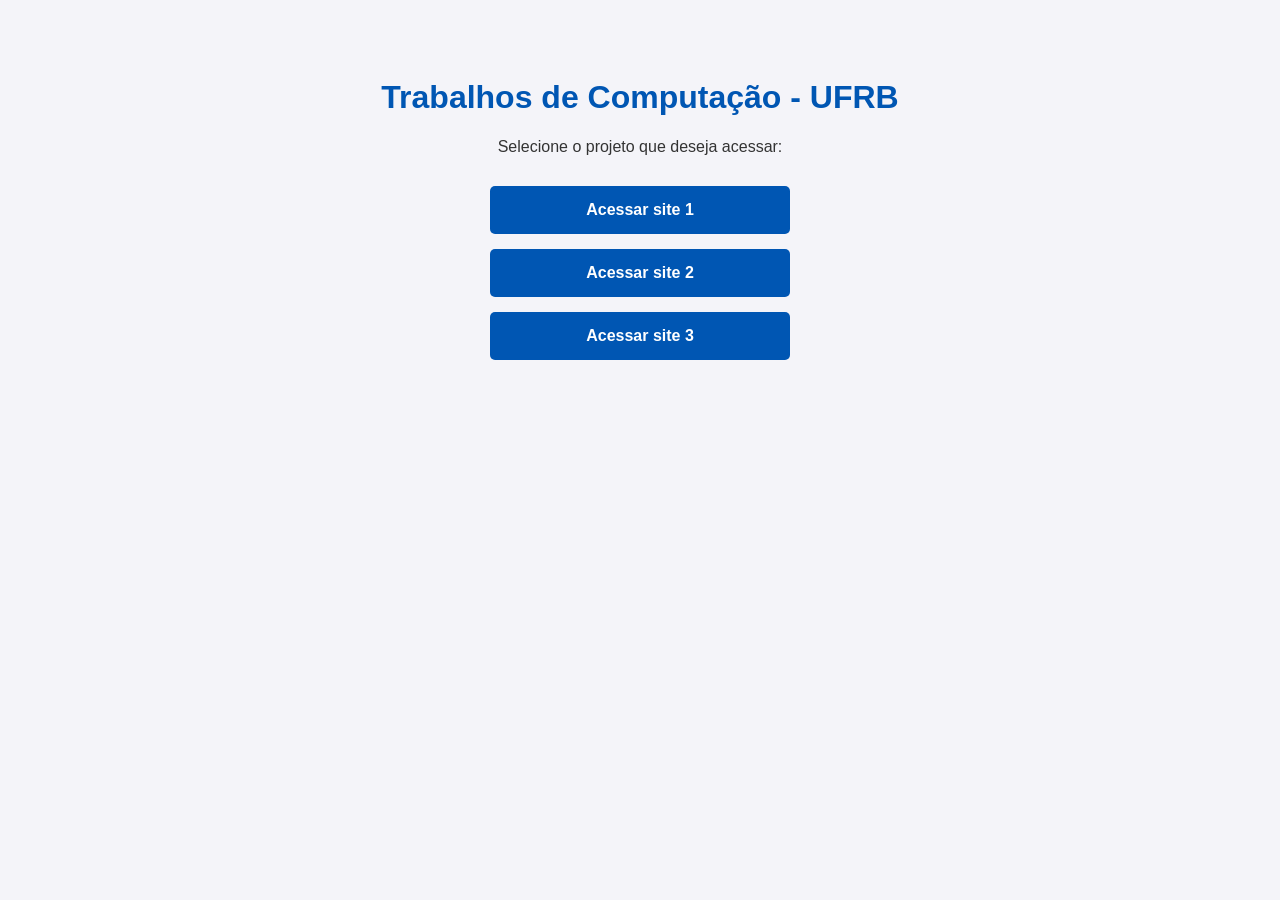
<file: index.html>
<!DOCTYPE html>
<html lang="pt-BR">
<head>
    <meta charset="UTF-8">
    <meta name="viewport" content="width=device-width, initial-scale=1.0">
    <title>Portfólio - UFRB</title>
    <style>
        body { font-family: Arial, sans-serif; background-color: #f4f4f9; color: #333; text-align: center; padding: 50px; }
        h1 { color: #0056b3; }
        .menu { display: flex; flex-direction: column; gap: 15px; max-width: 300px; margin: 0 auto; margin-top: 30px; }
        .btn { background-color: #0056b3; color: white; padding: 15px; text-decoration: none; border-radius: 5px; font-weight: bold; transition: background 0.3s; }
        .btn:hover { background-color: #004494; }
    </style>
</head>
<body>
    <h1>Trabalhos de Computação - UFRB</h1>
    <p>Selecione o projeto que deseja acessar:</p>
    
    <div class="menu">
        <!-- Link para o Trabalho 1 -->
        <a href="site1/index.html" class="btn">Acessar site 1</a>
        
        <!-- Link para o Trabalho 2 -->
        <a href="site2/index.html" class="btn">Acessar site 2</a>

        <!-- Link para o Trabalho 3 -->
        <a href="site3/index.html" class="btn">Acessar site 3</a>
    </div>
</body>
</html>
</file>
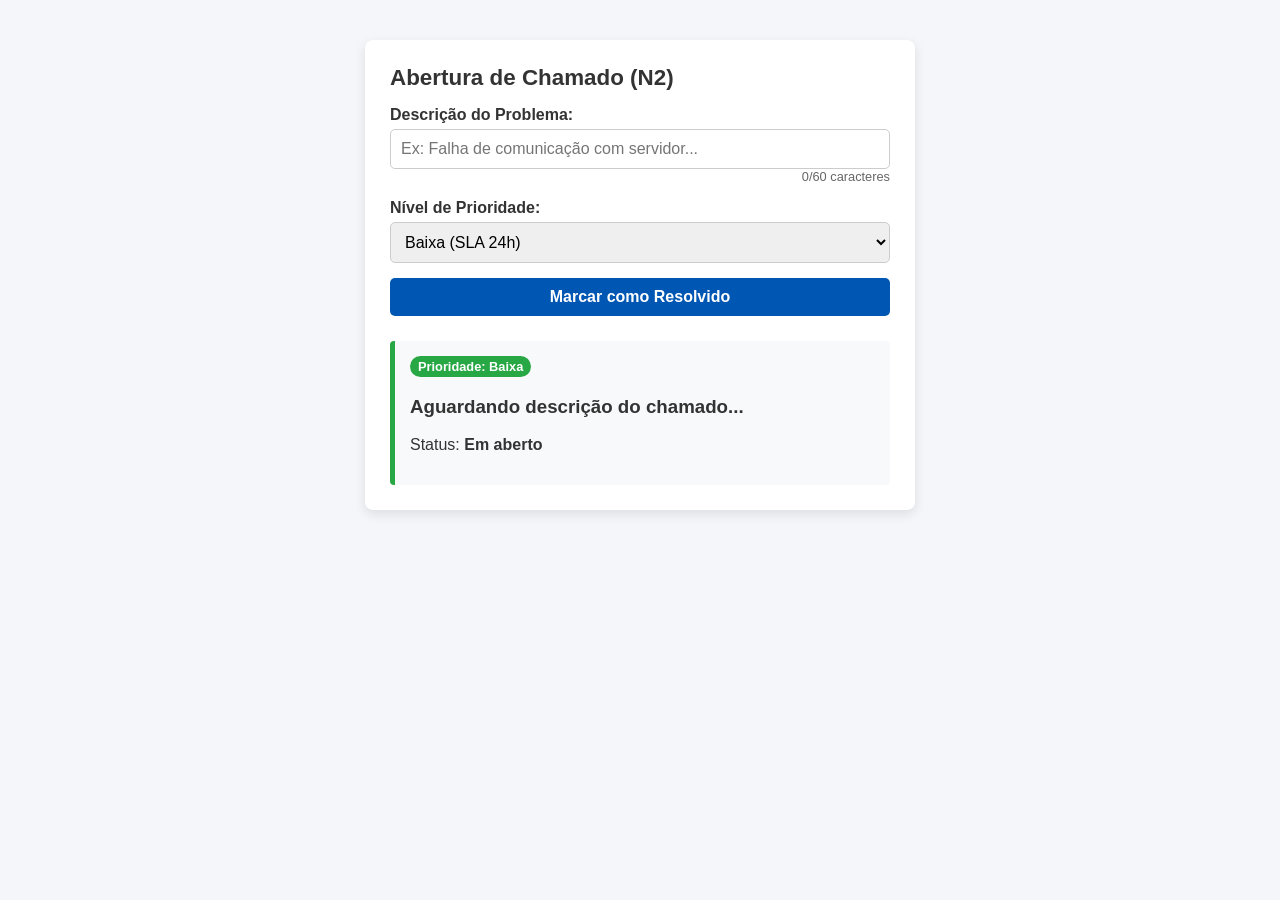
<file: dom/index.html>
<!DOCTYPE html>
<html lang="pt-BR">
<head>
  <meta charset="UTF-8">
  <meta name="viewport" content="width=device-width, initial-scale=1.0">
  <title>Manipulação do DOM - Painel de Chamados</title>
  <style>
    body {
      font-family: 'Segoe UI', Tahoma, Geneva, Verdana, sans-serif;
      background-color: #f4f6f9;
      color: #333;
      display: flex;
      justify-content: center;
      padding: 40px 20px;
      margin: 0;
    }
    .container {
      background: #fff;
      padding: 25px;
      border-radius: 8px;
      box-shadow: 0 4px 12px rgba(0,0,0,0.1);
      width: 100%;
      max-width: 500px;
    }
    h1 { font-size: 1.4rem; margin-top: 0; }
    .form-group { margin-bottom: 15px; }
    label { display: block; font-weight: 600; margin-bottom: 5px; }
    input, select, button {
      width: 100%;
      padding: 10px;
      border: 1px solid #ccc;
      border-radius: 5px;
      box-sizing: border-box;
      font-size: 1rem;
    }
    button {
      background-color: #0056b3;
      color: white;
      border: none;
      cursor: pointer;
      font-weight: bold;
      transition: background 0.2s;
    }
    button:hover { background-color: #004494; }
    
    /* Cartão de Preview */
    .ticket-card {
      margin-top: 25px;
      padding: 15px;
      border-left: 5px solid #28a745;
      background-color: #f8f9fa;
      border-radius: 4px;
      transition: all 0.3s ease;
    }
    .badge {
      display: inline-block;
      padding: 3px 8px;
      font-size: 0.8rem;
      font-weight: bold;
      border-radius: 12px;
      color: #fff;
      background-color: #28a745;
    }
    .contador { font-size: 0.8rem; color: #666; text-align: right; }
    .resolvido { opacity: 0.6; text-decoration: line-through; }
  </style>
</head>
<body>

  <div class="container">
    <h1 id="titulo-pagina">Abertura de Chamado (N2)</h1>

    <div class="form-group">
      <label for="input-assunto">Descrição do Problema:</label>
      <input type="text" id="input-assunto" placeholder="Ex: Falha de comunicação com servidor..." maxlength="60">
      <div class="contador"><span id="char-count">0</span>/60 caracteres</div>
    </div>

    <div class="form-group">
      <label for="select-prioridade">Nível de Prioridade:</label>
      <select id="select-prioridade">
        <option value="baixa">Baixa (SLA 24h)</option>
        <option value="media">Média (SLA 8h)</option>
        <option value="alta">Alta (SLA 2h - Crítico)</option>
      </select>
    </div>

    <button id="btn-resolver">Marcar como Resolvido</button>

    <!-- Área que terá conteúdo e estilo modificados dinamicamente -->
    <div id="card-preview" class="ticket-card">
      <span id="badge-status" class="badge">Prioridade: Baixa</span>
      <h3 id="preview-titulo">Aguardando descrição do chamado...</h3>
      <p id="preview-info">Status: <strong>Em aberto</strong></p>
    </div>
  </div>

  <script>
    // 1. SELEÇÃO DOS ELEMENTOS DO DOM
    const inputAssunto = document.getElementById('input-assunto');
    const charCount = document.querySelector('#char-count');
    const selectPrioridade = document.getElementById('select-prioridade');
    const btnResolver = document.getElementById('btn-resolver');
    
    const cardPreview = document.getElementById('card-preview');
    const badgeStatus = document.getElementById('badge-status');
    const previewTitulo = document.getElementById('preview-titulo');
    const previewInfo = document.getElementById('preview-info');

    let chamadoResolvido = false;

    // 2. EVENTO 'input': Atualiza texto e contador em tempo real enquanto o usuário digita
    inputAssunto.addEventListener('input', (evento) => {
      const textoDigitado = evento.target.value;
      
      // Modifica o conteúdo de texto
      charCount.textContent = textoDigitado.length;
      previewTitulo.textContent = textoDigitado.trim() !== '' 
        ? textoDigitado 
        : 'Aguardando descrição do chamado...';
    });

    // 3. EVENTO 'change': Modifica estilos (cores) e conteúdo conforme a prioridade escolhida
    selectPrioridade.addEventListener('change', (evento) => {
      const nivel = evento.target.value;

      if (nivel === 'baixa') {
        cardPreview.style.borderLeftColor = '#28a745';
        badgeStatus.style.backgroundColor = '#28a745';
        badgeStatus.textContent = 'Prioridade: Baixa';
      } else if (nivel === 'media') {
        cardPreview.style.borderLeftColor = '#ffc107';
        badgeStatus.style.backgroundColor = '#d39e00';
        badgeStatus.textContent = 'Prioridade: Média';
      } else if (nivel === 'alta') {
        cardPreview.style.borderLeftColor = '#dc3545';
        badgeStatus.style.backgroundColor = '#dc3545';
        badgeStatus.textContent = 'Prioridade: Alta (Urgente)';
      }
    });

    // 4. EVENTO 'click': Alterna classes CSS, estilos do botão e HTML interno
    btnResolver.addEventListener('click', () => {
      chamadoResolvido = !chamadoResolvido;

      if (chamadoResolvido) {
        cardPreview.classList.add('resolvido');
        previewInfo.innerHTML = 'Status: <strong style="color: green;">Concluído</strong>';
        btnResolver.textContent = 'Reabrir Chamado';
        btnResolver.style.backgroundColor = '#6c757d';
      } else {
        cardPreview.classList.remove('resolvido');
        previewInfo.innerHTML = 'Status: <strong>Em aberto</strong>';
        btnResolver.textContent = 'Marcar como Resolvido';
        btnResolver.style.backgroundColor = '#0056b3';
      }
    });
  </script>

</body>
</html>
</file>
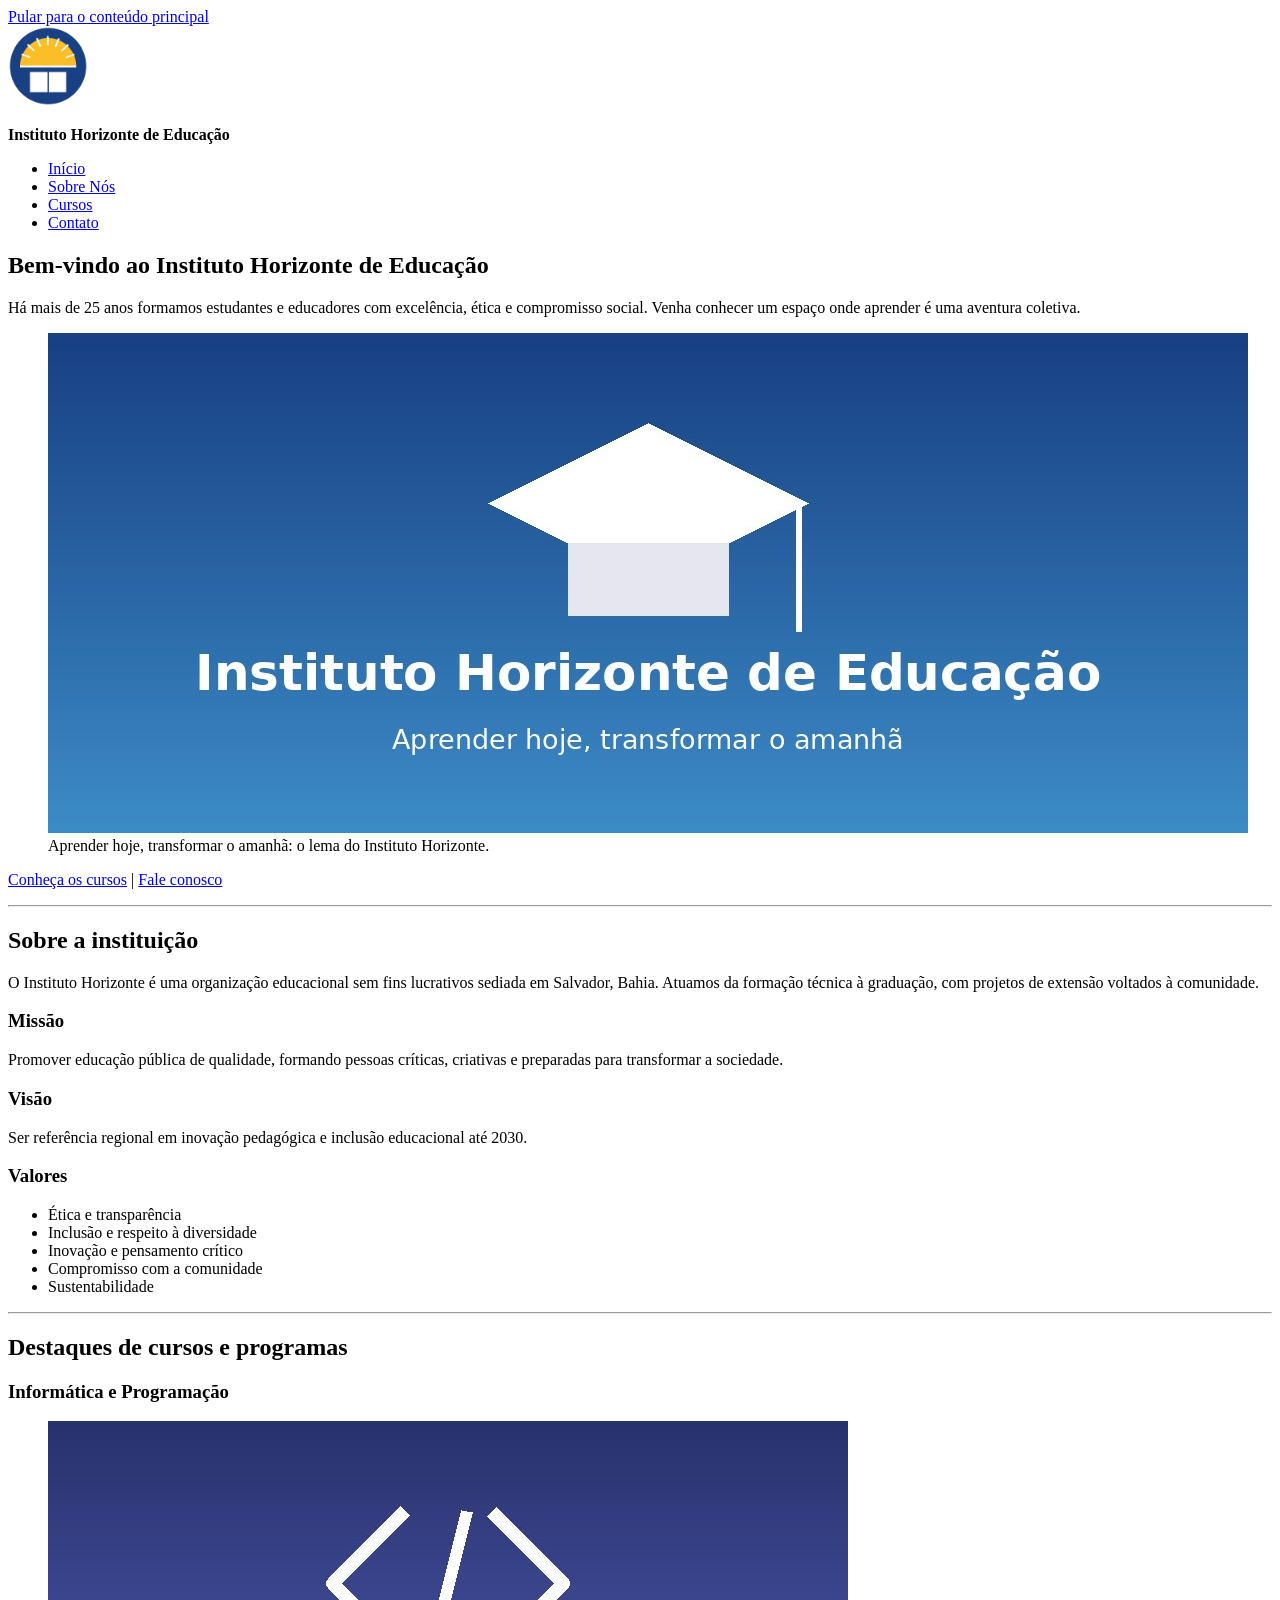
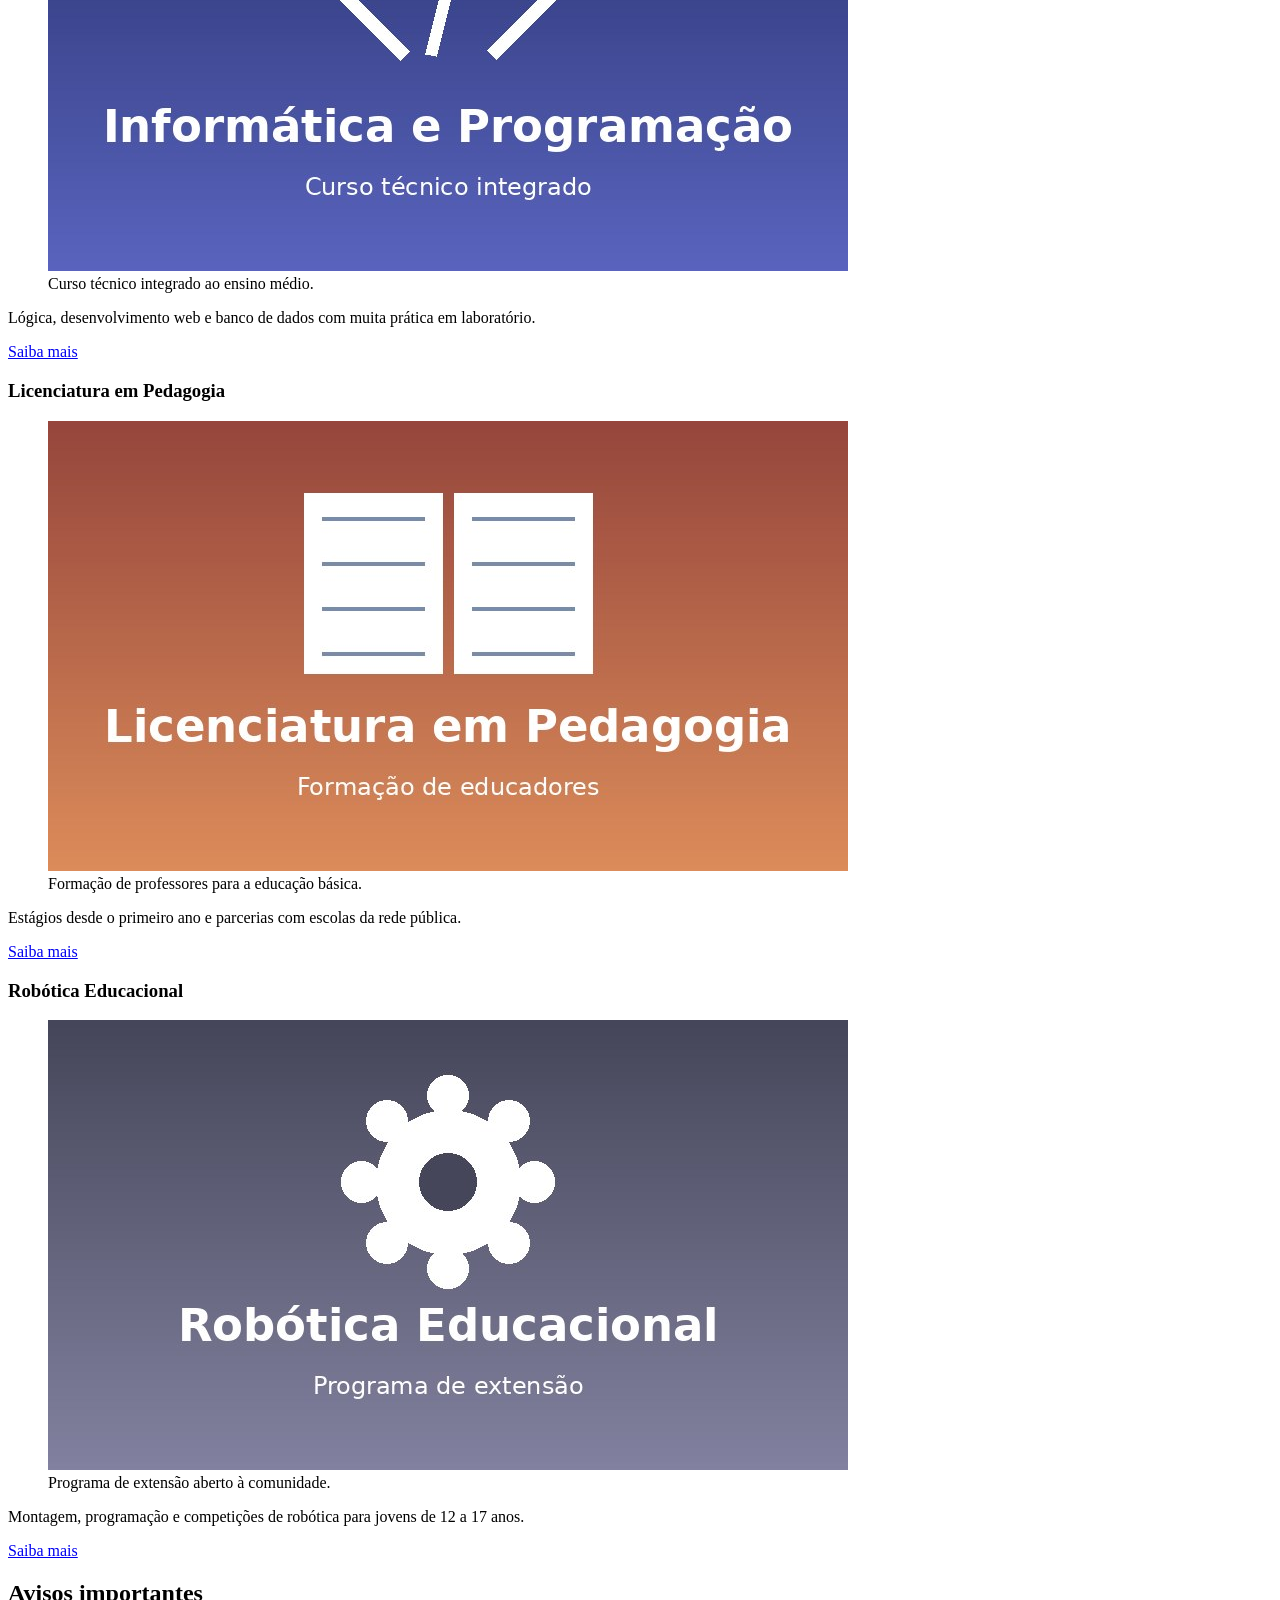
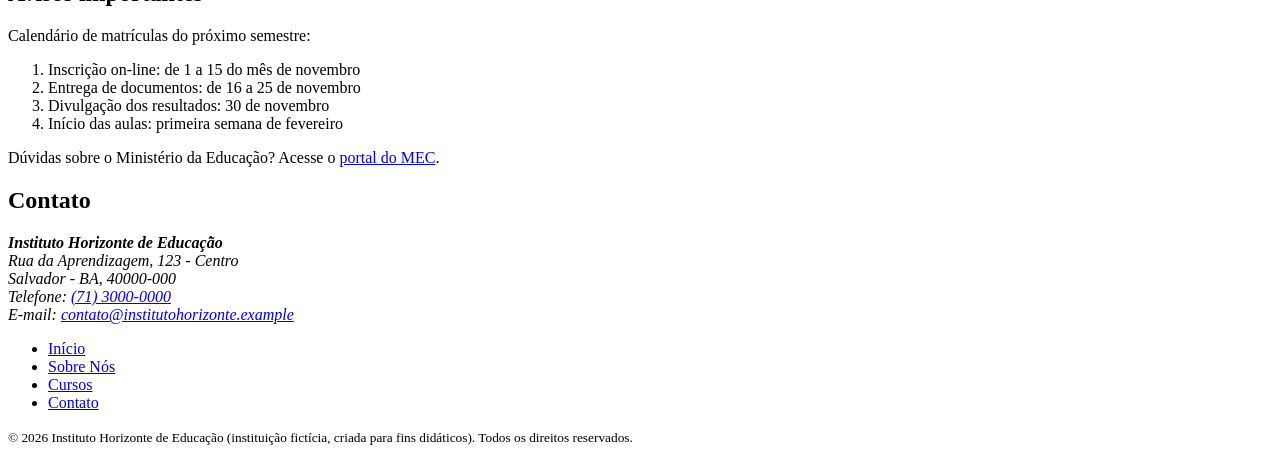
<file: site1/index.html>
<!DOCTYPE html>
<html lang="pt-BR">
<head>
  <meta charset="UTF-8">
  <meta name="viewport" content="width=device-width, initial-scale=1.0">
  <meta name="description" content="Instituto Horizonte de Educação: ensino de qualidade, cursos técnicos, graduação e programas de extensão em Salvador, Bahia.">
  <title>Instituto Horizonte de Educação - Página Inicial</title>
</head>
<body>

  <!-- Link de salto: permite que usuários de teclado e leitores de tela pulem o menu -->
  <a href="#conteudo-principal" title="Pular direto para o conteúdo principal">Pular para o conteúdo principal</a>

  <!-- ===== CABEÇALHO: logo e menu de navegação ===== -->
  <header>
    <a href="index.html" title="Ir para a página inicial do Instituto Horizonte">
      <img src="images/logo.png" alt="Logotipo do Instituto Horizonte: sol amarelo nascendo sobre um livro aberto, em círculo azul" width="80" height="80">
    </a>
    <p><strong>Instituto Horizonte de Educação</strong></p>

    <nav aria-label="Menu principal">
      <ul>
        <li><a href="index.html" title="Página inicial" aria-current="page">Início</a></li>
        <li><a href="sobre.html" title="Conheça nossa história, equipe e estrutura">Sobre Nós</a></li>
        <li><a href="cursos.html" title="Veja todos os cursos e programas">Cursos</a></li>
        <li><a href="contato.html" title="Fale com a gente">Contato</a></li>
      </ul>
    </nav>
  </header>

  <!-- ===== CONTEÚDO PRINCIPAL ===== -->
  <main id="conteudo-principal">

    <!-- Seção hero: apresentação da instituição -->
    <section aria-labelledby="titulo-hero">
      <h1 id="titulo-hero">Bem-vindo ao Instituto Horizonte de Educação</h1>
      <p>
        Há mais de 25 anos formamos estudantes e educadores com excelência,
        ética e compromisso social. Venha conhecer um espaço onde aprender é
        uma aventura coletiva.
      </p>

      <figure>
        <img src="images/hero.jpg" alt="Ilustração institucional com um capelo de formatura sobre fundo azul e o lema &quot;Aprender hoje, transformar o amanhã&quot;" width="1200" height="500">
        <figcaption>Aprender hoje, transformar o amanhã: o lema do Instituto Horizonte.</figcaption>
      </figure>

      <p>
        <a href="cursos.html" title="Conheça nossos cursos">Conheça os cursos</a> |
        <a href="contato.html" title="Entre em contato para se matricular">Fale conosco</a>
      </p>
    </section>

    <hr>

    <!-- Seção sobre a instituição: missão, visão e valores -->
    <section aria-labelledby="titulo-sobre">
      <h2 id="titulo-sobre">Sobre a instituição</h2>
      <p>
        O Instituto Horizonte é uma organização educacional sem fins lucrativos
        sediada em Salvador, Bahia. Atuamos da formação técnica à graduação,
        com projetos de extensão voltados à comunidade.
      </p>

      <article>
        <h3>Missão</h3>
        <p>
          Promover educação pública de qualidade, formando pessoas críticas,
          criativas e preparadas para transformar a sociedade.
        </p>
      </article>

      <article>
        <h3>Visão</h3>
        <p>
          Ser referência regional em inovação pedagógica e inclusão
          educacional até 2030.
        </p>
      </article>

      <article>
        <h3>Valores</h3>
        <ul>
          <li>Ética e transparência</li>
          <li>Inclusão e respeito à diversidade</li>
          <li>Inovação e pensamento crítico</li>
          <li>Compromisso com a comunidade</li>
          <li>Sustentabilidade</li>
        </ul>
      </article>
    </section>

    <hr>

    <!-- Destaques de cursos e programas -->
    <section aria-labelledby="titulo-destaques">
      <h2 id="titulo-destaques">Destaques de cursos e programas</h2>

      <article>
        <h3>Informática e Programação</h3>
        <figure>
          <img src="images/curso-informatica.jpg" alt="Ilustração de símbolos de código, os sinais de menor e maior com uma barra, representando o curso de Informática e Programação" width="800" height="450">
          <figcaption>Curso técnico integrado ao ensino médio.</figcaption>
        </figure>
        <p>Lógica, desenvolvimento web e banco de dados com muita prática em laboratório.</p>
        <p><a href="cursos.html#informatica" title="Saiba mais sobre Informática e Programação">Saiba mais</a></p>
      </article>

      <article>
        <h3>Licenciatura em Pedagogia</h3>
        <figure>
          <img src="images/curso-pedagogia.jpg" alt="Ilustração de um livro aberto sobre fundo terracota, representando o curso de Licenciatura em Pedagogia" width="800" height="450">
          <figcaption>Formação de professores para a educação básica.</figcaption>
        </figure>
        <p>Estágios desde o primeiro ano e parcerias com escolas da rede pública.</p>
        <p><a href="cursos.html#pedagogia" title="Saiba mais sobre Licenciatura em Pedagogia">Saiba mais</a></p>
      </article>

      <article>
        <h3>Robótica Educacional</h3>
        <figure>
          <img src="images/curso-robotica.jpg" alt="Ilustração de uma engrenagem branca sobre fundo cinza-azulado, representando o programa de Robótica Educacional" width="800" height="450">
          <figcaption>Programa de extensão aberto à comunidade.</figcaption>
        </figure>
        <p>Montagem, programação e competições de robótica para jovens de 12 a 17 anos.</p>
        <p><a href="cursos.html#robotica" title="Saiba mais sobre Robótica Educacional">Saiba mais</a></p>
      </article>
    </section>

    <!-- Conteúdo complementar: avisos e links úteis -->
    <aside aria-labelledby="titulo-avisos">
      <h2 id="titulo-avisos">Avisos importantes</h2>
      <p>Calendário de matrículas do próximo semestre:</p>
      <ol>
        <li>Inscrição on-line: de 1 a 15 do mês de novembro</li>
        <li>Entrega de documentos: de 16 a 25 de novembro</li>
        <li>Divulgação dos resultados: 30 de novembro</li>
        <li>Início das aulas: primeira semana de fevereiro</li>
      </ol>
      <p>
        Dúvidas sobre o Ministério da Educação?
        Acesse o
        <a href="https://www.gov.br/mec/pt-br" target="_blank" rel="noopener noreferrer" title="Site do Ministério da Educação (abre em nova aba)">portal do MEC</a>.
      </p>
    </aside>

  </main>

  <!-- ===== RODAPÉ: informações de contato ===== -->
  <footer>
    <h2>Contato</h2>
    <address>
      <strong>Instituto Horizonte de Educação</strong><br>
      Rua da Aprendizagem, 123 - Centro<br>
      Salvador - BA, 40000-000<br>
      Telefone: <a href="tel:+557130000000" title="Ligar para o Instituto">(71) 3000-0000</a><br>
      E-mail: <a href="mailto:contato@institutohorizonte.example" title="Enviar e-mail ao Instituto">contato@institutohorizonte.example</a>
    </address>
    <nav aria-label="Menu do rodapé">
      <ul>
        <li><a href="index.html" title="Página inicial">Início</a></li>
        <li><a href="sobre.html" title="Sobre nós">Sobre Nós</a></li>
        <li><a href="cursos.html" title="Cursos e programas">Cursos</a></li>
        <li><a href="contato.html" title="Contato">Contato</a></li>
      </ul>
    </nav>
    <p><small>&copy; 2026 Instituto Horizonte de Educação (instituição fictícia, criada para fins didáticos). Todos os direitos reservados.</small></p>
  </footer>

</body>
</html>
</file>
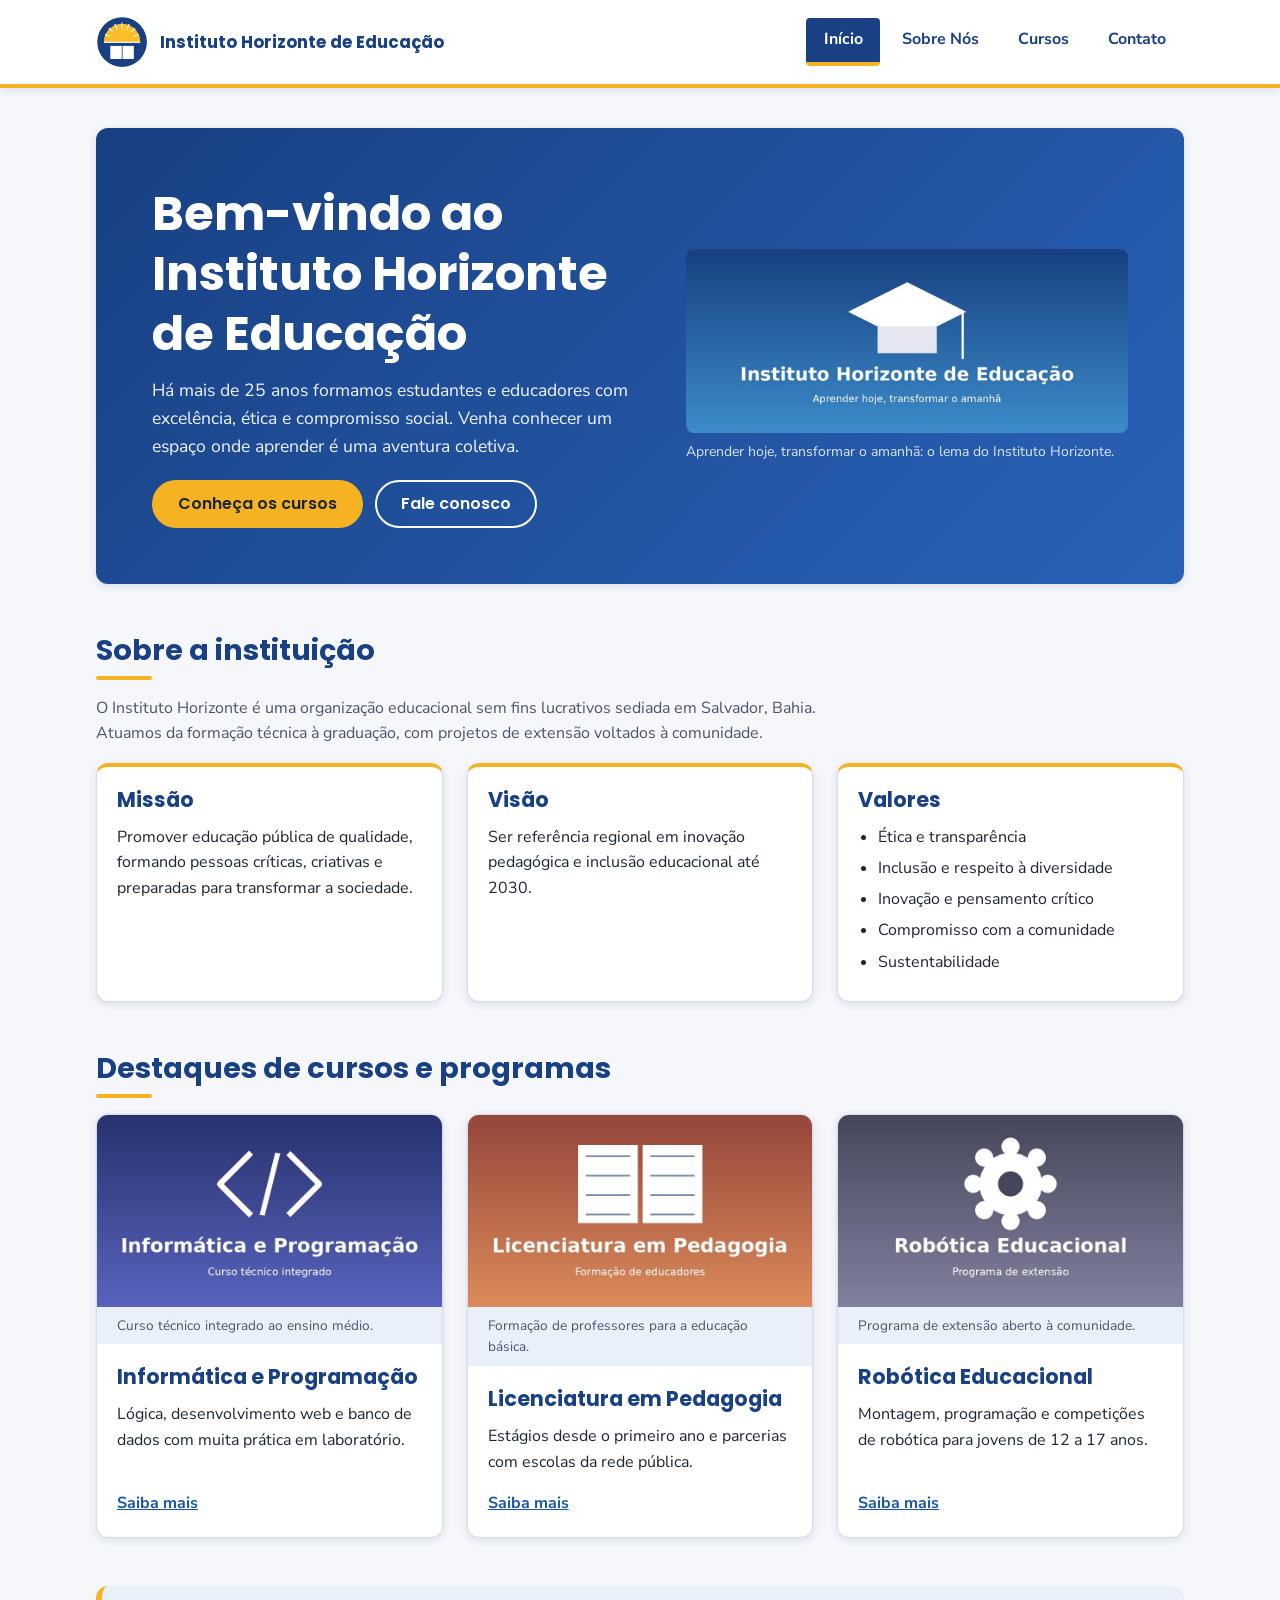
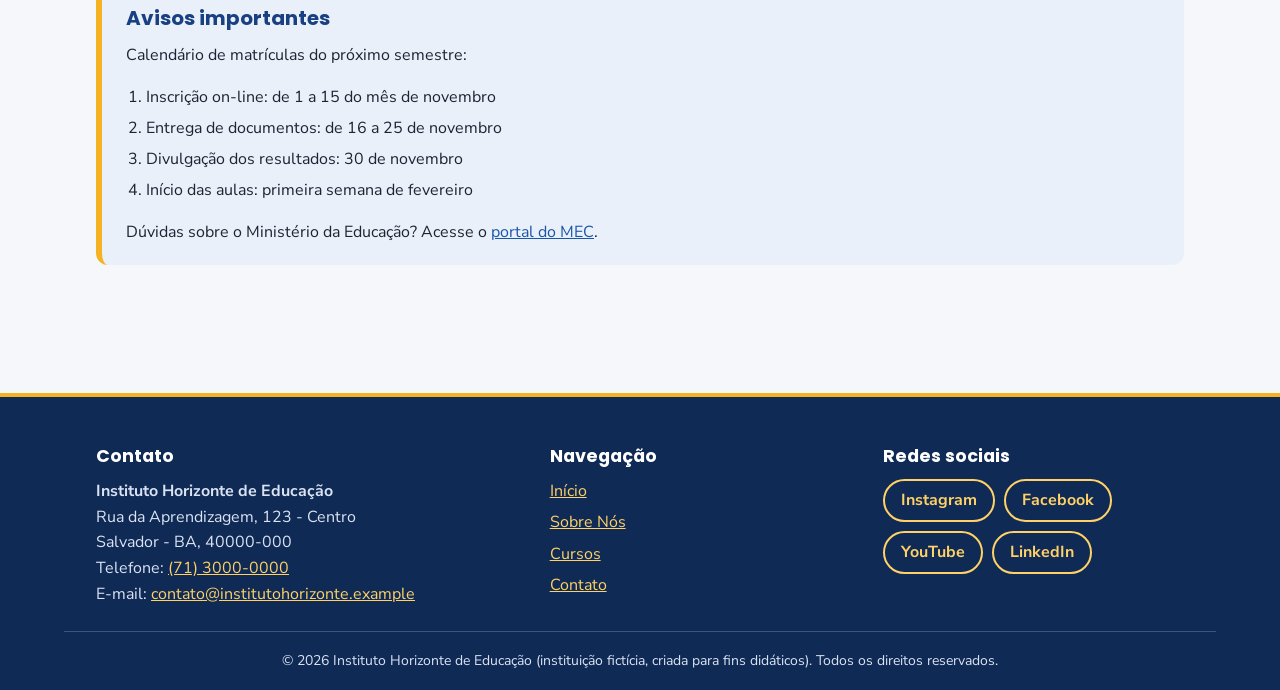
<file: site2/index.html>
<!DOCTYPE html>
<html lang="pt-BR">
<head>
  <meta charset="UTF-8">
  <meta name="viewport" content="width=device-width, initial-scale=1.0">
  <meta name="description" content="Instituto Horizonte de Educação: ensino de qualidade, cursos técnicos, graduação e programas de extensão em Salvador, Bahia.">
  <meta name="color-scheme" content="light dark">
  <meta name="theme-color" content="#184082">
  <title>Instituto Horizonte de Educação - Página Inicial</title>

  <!-- Fontes do Google Fonts: Poppins (títulos) e Nunito Sans (texto) -->
  <link rel="preconnect" href="https://fonts.googleapis.com">
  <link rel="preconnect" href="https://fonts.gstatic.com" crossorigin>
  <link rel="stylesheet" href="https://fonts.googleapis.com/css2?family=Nunito+Sans:wght@400;600;700&amp;family=Poppins:wght@600;700&amp;display=swap">

  <!-- Folhas de estilo do projeto -->
  <link rel="stylesheet" href="css/style.css">
  <link rel="stylesheet" href="css/responsive.css">
</head>
<body>

  <!-- Link de salto: permite que usuários de teclado e leitores de tela pulem o menu -->
  <a class="skip-link" href="#conteudo-principal" title="Pular direto para o conteúdo principal">Pular para o conteúdo principal</a>

  <!-- ===== CABEÇALHO: logo e menu de navegação ===== -->
  <header class="site-header">
    <div class="site-header__inner">

      <div class="brand">
        <a class="brand__link" href="index.html" title="Ir para a página inicial do Instituto Horizonte">
          <img class="brand__logo" src="images/logo.png" alt="Logotipo do Instituto Horizonte: sol amarelo nascendo sobre um livro aberto, em círculo azul" width="80" height="80">
        </a>
        <p class="brand__name">Instituto Horizonte de Educação</p>
      </div>

      <!-- Menu hambúrguer (somente CSS): o checkbox controla a abertura do menu no mobile -->
      <input class="nav-toggle__input" type="checkbox" id="menu-toggle" title="Abrir ou fechar o menu">
      <label class="nav-toggle__button" for="menu-toggle">
        <span class="nav-toggle__bar"></span>
        <span class="nav-toggle__bar"></span>
        <span class="nav-toggle__bar"></span>
        <span class="visually-hidden">Abrir ou fechar o menu de navegação</span>
      </label>

      <nav class="nav" aria-label="Menu principal">
        <ul class="nav__list">
          <li><a class="nav__link" href="index.html" title="Página inicial" aria-current="page">Início</a></li>
          <li><a class="nav__link" href="sobre.html" title="Conheça nossa história, equipe e estrutura">Sobre Nós</a></li>
          <li><a class="nav__link" href="cursos.html" title="Veja todos os cursos e programas">Cursos</a></li>
          <li><a class="nav__link" href="contato.html" title="Fale com a gente">Contato</a></li>
        </ul>
      </nav>

    </div>
  </header>

  <!-- ===== CONTEÚDO PRINCIPAL ===== -->
  <main class="site-main" id="conteudo-principal">

    <!-- Seção hero: apresentação da instituição -->
    <section class="hero" aria-labelledby="titulo-hero">
      <div class="hero__text">
        <h1 class="hero__title" id="titulo-hero">Bem-vindo ao Instituto Horizonte de Educação</h1>
        <p class="hero__lead">
          Há mais de 25 anos formamos estudantes e educadores com excelência,
          ética e compromisso social. Venha conhecer um espaço onde aprender é
          uma aventura coletiva.
        </p>
        <p class="hero__actions">
          <a class="btn btn--primary" href="cursos.html" title="Conheça nossos cursos">Conheça os cursos</a>
          <a class="btn btn--secondary" href="contato.html" title="Entre em contato para se matricular">Fale conosco</a>
        </p>
      </div>

      <figure class="hero__media">
        <img src="images/hero.jpg" alt="Ilustração institucional com um capelo de formatura sobre fundo azul e o lema &quot;Aprender hoje, transformar o amanhã&quot;" width="1200" height="500">
        <figcaption class="hero__caption">Aprender hoje, transformar o amanhã: o lema do Instituto Horizonte.</figcaption>
      </figure>
    </section>

    <!-- Seção sobre a instituição: missão, visão e valores -->
    <section class="section" aria-labelledby="titulo-sobre">
      <h2 class="section__title" id="titulo-sobre">Sobre a instituição</h2>
      <p class="section__intro">
        O Instituto Horizonte é uma organização educacional sem fins lucrativos
        sediada em Salvador, Bahia. Atuamos da formação técnica à graduação,
        com projetos de extensão voltados à comunidade.
      </p>

      <div class="card-grid card-grid--trio">
        <article class="card card--value">
          <div class="card__body">
            <h3 class="card__title">Missão</h3>
            <p>
              Promover educação pública de qualidade, formando pessoas críticas,
              criativas e preparadas para transformar a sociedade.
            </p>
          </div>
        </article>

        <article class="card card--value">
          <div class="card__body">
            <h3 class="card__title">Visão</h3>
            <p>
              Ser referência regional em inovação pedagógica e inclusão
              educacional até 2030.
            </p>
          </div>
        </article>

        <article class="card card--value">
          <div class="card__body">
            <h3 class="card__title">Valores</h3>
            <ul>
              <li>Ética e transparência</li>
              <li>Inclusão e respeito à diversidade</li>
              <li>Inovação e pensamento crítico</li>
              <li>Compromisso com a comunidade</li>
              <li>Sustentabilidade</li>
            </ul>
          </div>
        </article>
      </div>
    </section>

    <!-- Destaques de cursos e programas -->
    <section class="section" aria-labelledby="titulo-destaques">
      <h2 class="section__title" id="titulo-destaques">Destaques de cursos e programas</h2>

      <div class="card-grid card-grid--trio">
        <article class="card">
          <figure class="card__media">
            <img src="images/curso-informatica.jpg" alt="Ilustração de símbolos de código, os sinais de menor e maior com uma barra, representando o curso de Informática e Programação" width="800" height="450">
            <figcaption class="card__caption">Curso técnico integrado ao ensino médio.</figcaption>
          </figure>
          <div class="card__body">
            <h3 class="card__title">Informática e Programação</h3>
            <p>Lógica, desenvolvimento web e banco de dados com muita prática em laboratório.</p>
            <p class="card__more"><a href="cursos.html#informatica" title="Saiba mais sobre Informática e Programação">Saiba mais</a></p>
          </div>
        </article>

        <article class="card">
          <figure class="card__media">
            <img src="images/curso-pedagogia.jpg" alt="Ilustração de um livro aberto sobre fundo terracota, representando o curso de Licenciatura em Pedagogia" width="800" height="450">
            <figcaption class="card__caption">Formação de professores para a educação básica.</figcaption>
          </figure>
          <div class="card__body">
            <h3 class="card__title">Licenciatura em Pedagogia</h3>
            <p>Estágios desde o primeiro ano e parcerias com escolas da rede pública.</p>
            <p class="card__more"><a href="cursos.html#pedagogia" title="Saiba mais sobre Licenciatura em Pedagogia">Saiba mais</a></p>
          </div>
        </article>

        <article class="card">
          <figure class="card__media">
            <img src="images/curso-robotica.jpg" alt="Ilustração de uma engrenagem branca sobre fundo cinza-azulado, representando o programa de Robótica Educacional" width="800" height="450">
            <figcaption class="card__caption">Programa de extensão aberto à comunidade.</figcaption>
          </figure>
          <div class="card__body">
            <h3 class="card__title">Robótica Educacional</h3>
            <p>Montagem, programação e competições de robótica para jovens de 12 a 17 anos.</p>
            <p class="card__more"><a href="cursos.html#robotica" title="Saiba mais sobre Robótica Educacional">Saiba mais</a></p>
          </div>
        </article>
      </div>
    </section>

    <!-- Conteúdo complementar: avisos e links úteis -->
    <aside class="aside-box" aria-labelledby="titulo-avisos">
      <h2 class="aside-box__title" id="titulo-avisos">Avisos importantes</h2>
      <p>Calendário de matrículas do próximo semestre:</p>
      <ol>
        <li>Inscrição on-line: de 1 a 15 do mês de novembro</li>
        <li>Entrega de documentos: de 16 a 25 de novembro</li>
        <li>Divulgação dos resultados: 30 de novembro</li>
        <li>Início das aulas: primeira semana de fevereiro</li>
      </ol>
      <p>
        Dúvidas sobre o Ministério da Educação?
        Acesse o
        <a href="https://www.gov.br/mec/pt-br" target="_blank" rel="noopener noreferrer" title="Site do Ministério da Educação (abre em nova aba)">portal do MEC</a>.
      </p>
    </aside>

  </main>

  <!-- ===== RODAPÉ: contato, navegação e redes sociais ===== -->
  <footer class="site-footer">
    <div class="site-footer__inner">

      <div class="footer-col">
        <h2 class="footer-col__title">Contato</h2>
        <address>
          <strong>Instituto Horizonte de Educação</strong><br>
          Rua da Aprendizagem, 123 - Centro<br>
          Salvador - BA, 40000-000<br>
          Telefone: <a href="tel:+557130000000" title="Ligar para o Instituto">(71) 3000-0000</a><br>
          E-mail: <a href="mailto:contato@institutohorizonte.example" title="Enviar e-mail ao Instituto">contato@institutohorizonte.example</a>
        </address>
      </div>

      <div class="footer-col">
        <h2 class="footer-col__title">Navegação</h2>
        <nav aria-label="Menu do rodapé">
          <ul class="footer-nav">
            <li><a href="index.html" title="Página inicial">Início</a></li>
            <li><a href="sobre.html" title="Conheça nossa história, equipe e estrutura">Sobre Nós</a></li>
            <li><a href="cursos.html" title="Veja todos os cursos e programas">Cursos</a></li>
            <li><a href="contato.html" title="Fale com a gente">Contato</a></li>
          </ul>
        </nav>
      </div>

      <div class="footer-col">
        <h2 class="footer-col__title">Redes sociais</h2>
        <ul class="social">
          <li><a class="social__link" href="https://www.instagram.com/" target="_blank" rel="noopener noreferrer" title="Instagram do Instituto (abre em nova aba)">Instagram</a></li>
          <li><a class="social__link" href="https://www.facebook.com/" target="_blank" rel="noopener noreferrer" title="Facebook do Instituto (abre em nova aba)">Facebook</a></li>
          <li><a class="social__link" href="https://www.youtube.com/" target="_blank" rel="noopener noreferrer" title="Canal do Instituto no YouTube (abre em nova aba)">YouTube</a></li>
          <li><a class="social__link" href="https://www.linkedin.com/" target="_blank" rel="noopener noreferrer" title="LinkedIn do Instituto (abre em nova aba)">LinkedIn</a></li>
        </ul>
      </div>

    </div>

    <!-- Copyright -->
    <div class="site-footer__bottom">
      <p><small>&copy; 2026 Instituto Horizonte de Educação (instituição fictícia, criada para fins didáticos). Todos os direitos reservados.</small></p>
    </div>
  </footer>

</body>
</html>
</file>
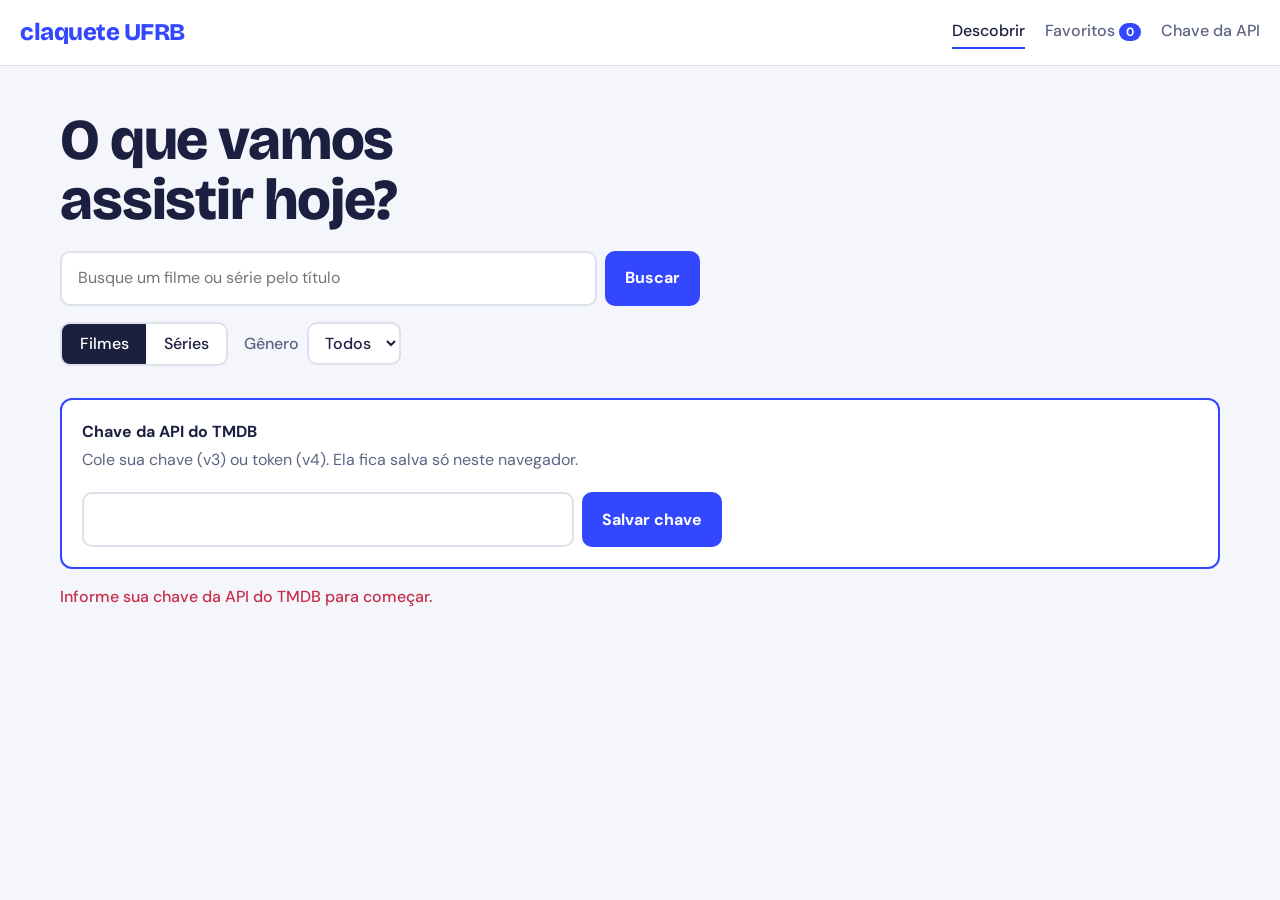
<file: site3/index.html>
<!DOCTYPE html>
<html lang="pt-BR">
<head>
  <meta charset="UTF-8">
  <meta name="viewport" content="width=device-width, initial-scale=1">
  <title>Claquete: catálogo de filmes e séries</title>
  <link rel="icon" href="data:,">
  <link rel="preconnect" href="https://fonts.googleapis.com">
  <link rel="preconnect" href="https://fonts.gstatic.com" crossorigin>
  <link href="https://fonts.googleapis.com/css2?family=Bricolage+Grotesque:opsz,wght@12..96,500;12..96,800&family=DM+Sans:wght@400;500;700&display=swap" rel="stylesheet">
  <link rel="stylesheet" href="css/style.css">
</head>
<body data-page="home">
  <header class="topbar">
    <a class="brand" href="index.html">claquete UFRB</a>
    <nav aria-label="Principal">
      <a href="index.html" aria-current="page">Descobrir</a>
      <a href="favoritos.html">Favoritos <span id="fav-count" class="badge">0</span></a>
      <button type="button" id="key-toggle" class="link-btn">Chave da API</button>
    </nav>
  </header>

  <main>
    <p id="boot-warning" class="banner warn" hidden>O JavaScript não carregou. Se você abriu o <strong>index.html</strong> com duplo clique, use um servidor local (extensão Live Server do VS Code) ou abra o link do GitHub Pages. Se já está no GitHub Pages, confira se as pastas <strong>js</strong> e <strong>css</strong> foram enviadas ao repositório.</p>
    <section class="hero">
      <h1>O que vamos assistir hoje?</h1>
      <form id="search-form" class="search" role="search">
        <input id="search-input" type="search" placeholder="Busque um filme ou série pelo título" aria-label="Buscar título" autocomplete="off">
        <button type="submit">Buscar</button>
      </form>
      <div class="filters">
        <div class="segmented" role="group" aria-label="Tipo de título">
          <button type="button" data-type="movie" class="active" aria-pressed="true">Filmes</button>
          <button type="button" data-type="tv" aria-pressed="false">Séries</button>
        </div>
        <label class="select">Gênero
          <select id="genre-select"><option value="">Todos</option></select>
        </label>
      </div>
    </section>

    <section id="key-banner" class="banner" hidden>
      <form id="key-form">
        <label for="key-input">Chave da API do TMDB</label>
        <p>Cole sua chave (v3) ou token (v4). Ela fica salva só neste navegador.</p>
        <div class="search">
          <input id="key-input" type="password" required autocomplete="off">
          <button type="submit">Salvar chave</button>
        </div>
      </form>
    </section>

    <p id="status" class="status" role="status" aria-live="polite"></p>
    <div id="spinner" class="spinner" role="progressbar" aria-label="Carregando" hidden></div>
    <ul id="grid" class="grid"></ul>

    <nav id="pagination" class="pagination" aria-label="Paginação" hidden>
      <button id="prev" type="button">Anterior</button>
      <span id="page-info"></span>
      <button id="next" type="button">Próxima</button>
    </nav>
  </main>

  <dialog id="modal" aria-label="Detalhes do título"></dialog>
  <script type="module" src="js/app.js"></script>
  <script>
    setTimeout(function () {
      if (!window.claqueteReady) document.getElementById("boot-warning").hidden = false;
    }, 2000);
  </script>
</body>
</html>
</file>
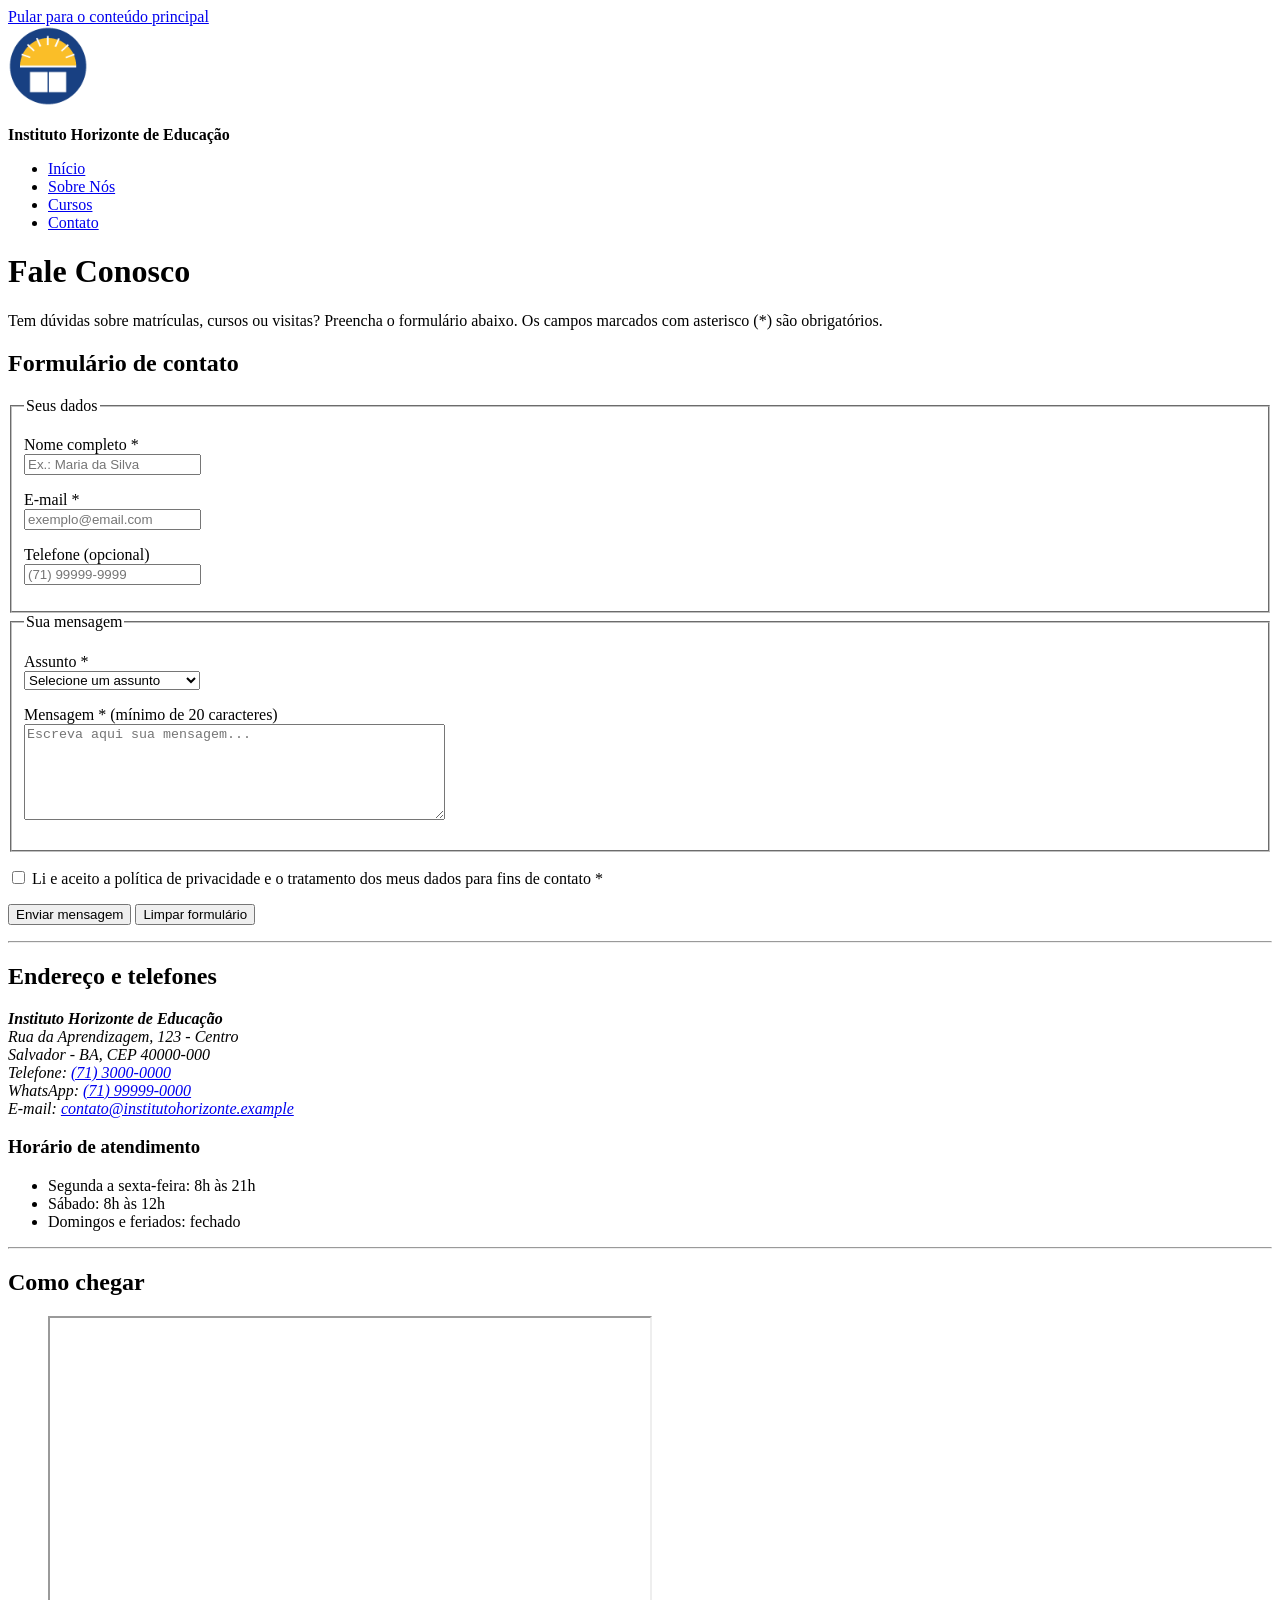
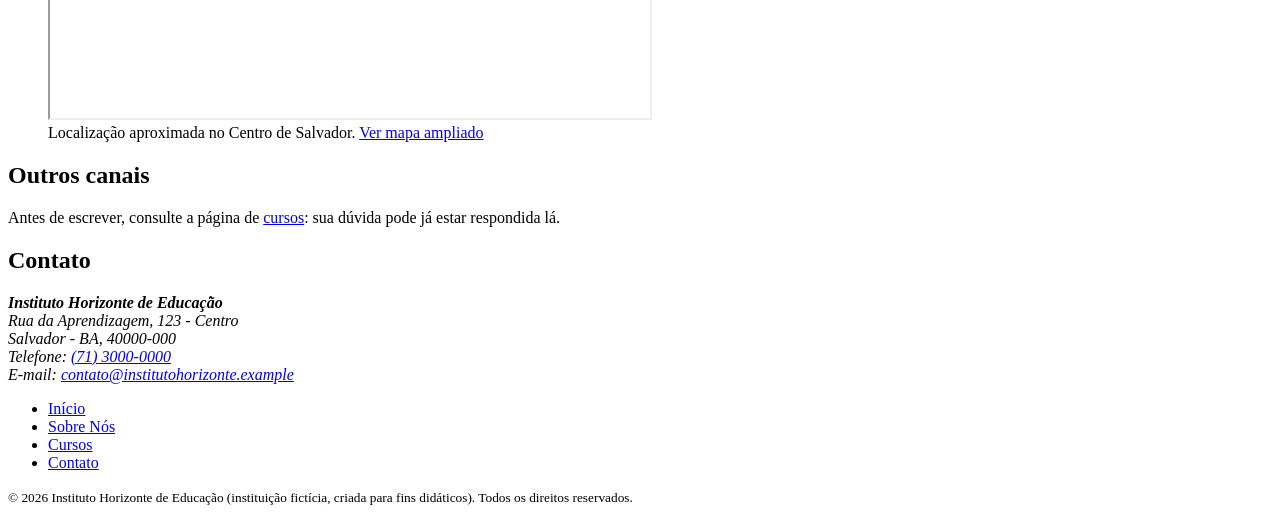
<file: contato.html>
<!DOCTYPE html>
<html lang="pt-BR">
<head>
  <meta charset="UTF-8">
  <meta name="viewport" content="width=device-width, initial-scale=1.0">
  <meta name="description" content="Entre em contato com o Instituto Horizonte de Educação: formulário, endereço, telefone e mapa.">
  <title>Contato - Instituto Horizonte de Educação</title>
</head>
<body>

  <!-- Link de salto para acessibilidade -->
  <a href="#conteudo-principal" title="Pular direto para o conteúdo principal">Pular para o conteúdo principal</a>

  <!-- ===== CABEÇALHO ===== -->
  <header>
    <a href="index.html" title="Ir para a página inicial do Instituto Horizonte">
      <img src="images/logo.png" alt="Logotipo do Instituto Horizonte: sol amarelo nascendo sobre um livro aberto, em círculo azul" width="80" height="80">
    </a>
    <p><strong>Instituto Horizonte de Educação</strong></p>

    <nav aria-label="Menu principal">
      <ul>
        <li><a href="index.html" title="Página inicial">Início</a></li>
        <li><a href="sobre.html" title="Conheça nossa história, equipe e estrutura">Sobre Nós</a></li>
        <li><a href="cursos.html" title="Veja todos os cursos e programas">Cursos</a></li>
        <li><a href="contato.html" title="Fale com a gente" aria-current="page">Contato</a></li>
      </ul>
    </nav>
  </header>

  <!-- ===== CONTEÚDO PRINCIPAL ===== -->
  <main id="conteudo-principal">

    <h1>Fale Conosco</h1>
    <p>
      Tem dúvidas sobre matrículas, cursos ou visitas? Preencha o formulário
      abaixo. Os campos marcados com asterisco (*) são obrigatórios.
    </p>

    <!-- Formulário de contato com validação HTML5 (não envia dados a um servidor) -->
    <section aria-labelledby="titulo-form">
      <h2 id="titulo-form">Formulário de contato</h2>

      <form action="#" method="post">
        <fieldset>
          <legend>Seus dados</legend>

          <!-- Nome completo: texto, obrigatório -->
          <p>
            <label for="nome">Nome completo *</label><br>
            <input type="text" id="nome" name="nome" required minlength="5" maxlength="100"
                   autocomplete="name" placeholder="Ex.: Maria da Silva"
                   title="Informe seu nome completo (mínimo de 5 caracteres)">
          </p>

          <!-- E-mail: validação nativa do tipo email, obrigatório -->
          <p>
            <label for="email">E-mail *</label><br>
            <input type="email" id="email" name="email" required maxlength="120"
                   autocomplete="email" placeholder="exemplo@email.com"
                   title="Informe um endereço de e-mail válido">
          </p>

          <!-- Telefone: opcional, com padrão brasileiro -->
          <p>
            <label for="telefone">Telefone (opcional)</label><br>
            <input type="tel" id="telefone" name="telefone"
                   pattern="\(?[0-9]{2}\)?\s?9?[0-9]{4}-?[0-9]{4}"
                   autocomplete="tel" placeholder="(71) 99999-9999"
                   title="Use o formato (71) 99999-9999 ou (71) 3000-0000">
          </p>
        </fieldset>

        <fieldset>
          <legend>Sua mensagem</legend>

          <!-- Assunto: select com opções agrupadas -->
          <p>
            <label for="assunto">Assunto *</label><br>
            <select id="assunto" name="assunto" required title="Escolha o assunto da mensagem">
              <option value="">Selecione um assunto</option>
              <option value="matricula">Matrícula</option>
              <option value="cursos">Informações sobre cursos</option>
              <option value="visita">Agendamento de visita</option>
              <option value="documentos">Documentos e secretaria</option>
              <option value="sugestao">Sugestão ou elogio</option>
              <option value="outro">Outro assunto</option>
            </select>
          </p>

          <!-- Mensagem: textarea obrigatória, mínimo de 20 caracteres -->
          <p>
            <label for="mensagem">Mensagem * (mínimo de 20 caracteres)</label><br>
            <textarea id="mensagem" name="mensagem" rows="6" cols="50" required
                      minlength="20" maxlength="1000"
                      placeholder="Escreva aqui sua mensagem..."
                      title="Escreva pelo menos 20 caracteres"></textarea>
          </p>
        </fieldset>

        <!-- Política de privacidade: checkbox obrigatório -->
        <p>
          <input type="checkbox" id="privacidade" name="privacidade" value="aceito" required>
          <label for="privacidade">
            Li e aceito a política de privacidade e o tratamento dos meus dados
            para fins de contato *
          </label>
        </p>

        <!-- Botões de enviar e limpar -->
        <p>
          <button type="submit" title="Enviar mensagem">Enviar mensagem</button>
          <button type="reset" title="Limpar todos os campos do formulário">Limpar formulário</button>
        </p>
      </form>
    </section>

    <hr>

    <!-- Endereço e telefone -->
    <section aria-labelledby="titulo-endereco">
      <h2 id="titulo-endereco">Endereço e telefones</h2>

      <address>
        <strong>Instituto Horizonte de Educação</strong><br>
        Rua da Aprendizagem, 123 - Centro<br>
        Salvador - BA, CEP 40000-000<br>
        Telefone: <a href="tel:+557130000000" title="Ligar para a secretaria">(71) 3000-0000</a><br>
        WhatsApp: <a href="tel:+5571999990000" title="Ligar para o WhatsApp do Instituto">(71) 99999-0000</a><br>
        E-mail: <a href="mailto:contato@institutohorizonte.example" title="Enviar e-mail ao Instituto">contato@institutohorizonte.example</a>
      </address>

      <h3>Horário de atendimento</h3>
      <ul>
        <li>Segunda a sexta-feira: 8h às 21h</li>
        <li>Sábado: 8h às 12h</li>
        <li>Domingos e feriados: fechado</li>
      </ul>
    </section>

    <hr>

    <!-- Mapa (iframe do OpenStreetMap; o endereço é fictício e o mapa mostra o Centro de Salvador) -->
    <section aria-labelledby="titulo-mapa">
      <h2 id="titulo-mapa">Como chegar</h2>

      <figure>
        <iframe
          src="https://www.openstreetmap.org/export/embed.html?bbox=-38.5200%2C-12.9850%2C-38.4950%2C-12.9600&amp;layer=mapnik&amp;marker=-12.9714%2C-38.5108"
          title="Mapa mostrando a região central de Salvador, Bahia, onde fica o Instituto Horizonte"
          width="600" height="400" loading="lazy"></iframe>
        <figcaption>
          Localização aproximada no Centro de Salvador.
          <a href="https://www.openstreetmap.org/?mlat=-12.9714&amp;mlon=-38.5108#map=15/-12.9714/-38.5108" target="_blank" rel="noopener noreferrer" title="Abrir o mapa maior no OpenStreetMap (abre em nova aba)">Ver mapa ampliado</a>
        </figcaption>
      </figure>
    </section>

    <!-- Conteúdo complementar -->
    <aside aria-labelledby="titulo-redes">
      <h2 id="titulo-redes">Outros canais</h2>
      <p>
        Antes de escrever, consulte a página de
        <a href="cursos.html" title="Ver cursos e programas">cursos</a>:
        sua dúvida pode já estar respondida lá.
      </p>
    </aside>

  </main>

  <!-- ===== RODAPÉ ===== -->
  <footer>
    <h2>Contato</h2>
    <address>
      <strong>Instituto Horizonte de Educação</strong><br>
      Rua da Aprendizagem, 123 - Centro<br>
      Salvador - BA, 40000-000<br>
      Telefone: <a href="tel:+557130000000" title="Ligar para o Instituto">(71) 3000-0000</a><br>
      E-mail: <a href="mailto:contato@institutohorizonte.example" title="Enviar e-mail ao Instituto">contato@institutohorizonte.example</a>
    </address>
    <nav aria-label="Menu do rodapé">
      <ul>
        <li><a href="index.html" title="Página inicial">Início</a></li>
        <li><a href="sobre.html" title="Sobre nós">Sobre Nós</a></li>
        <li><a href="cursos.html" title="Cursos e programas">Cursos</a></li>
        <li><a href="contato.html" title="Contato">Contato</a></li>
      </ul>
    </nav>
    <p><small>&copy; 2026 Instituto Horizonte de Educação (instituição fictícia, criada para fins didáticos). Todos os direitos reservados.</small></p>
  </footer>

</body>
</html>
</file>
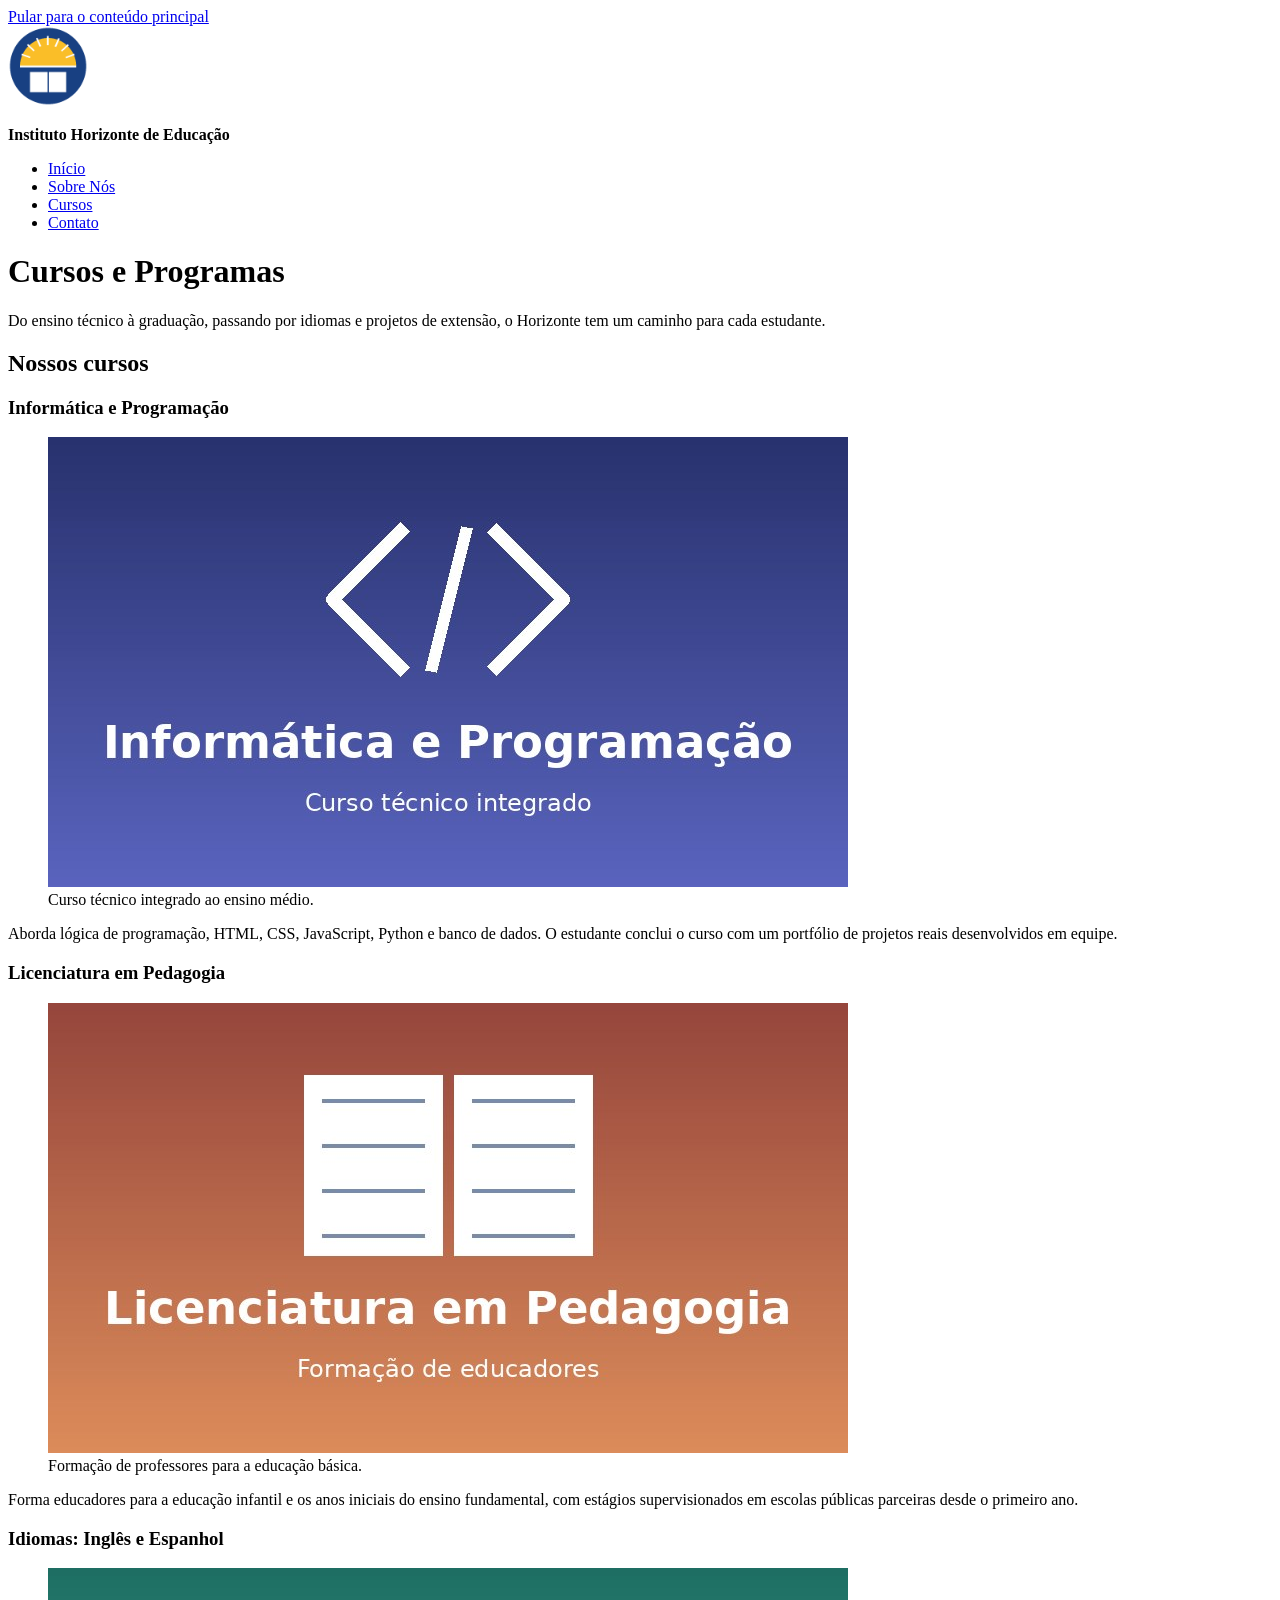
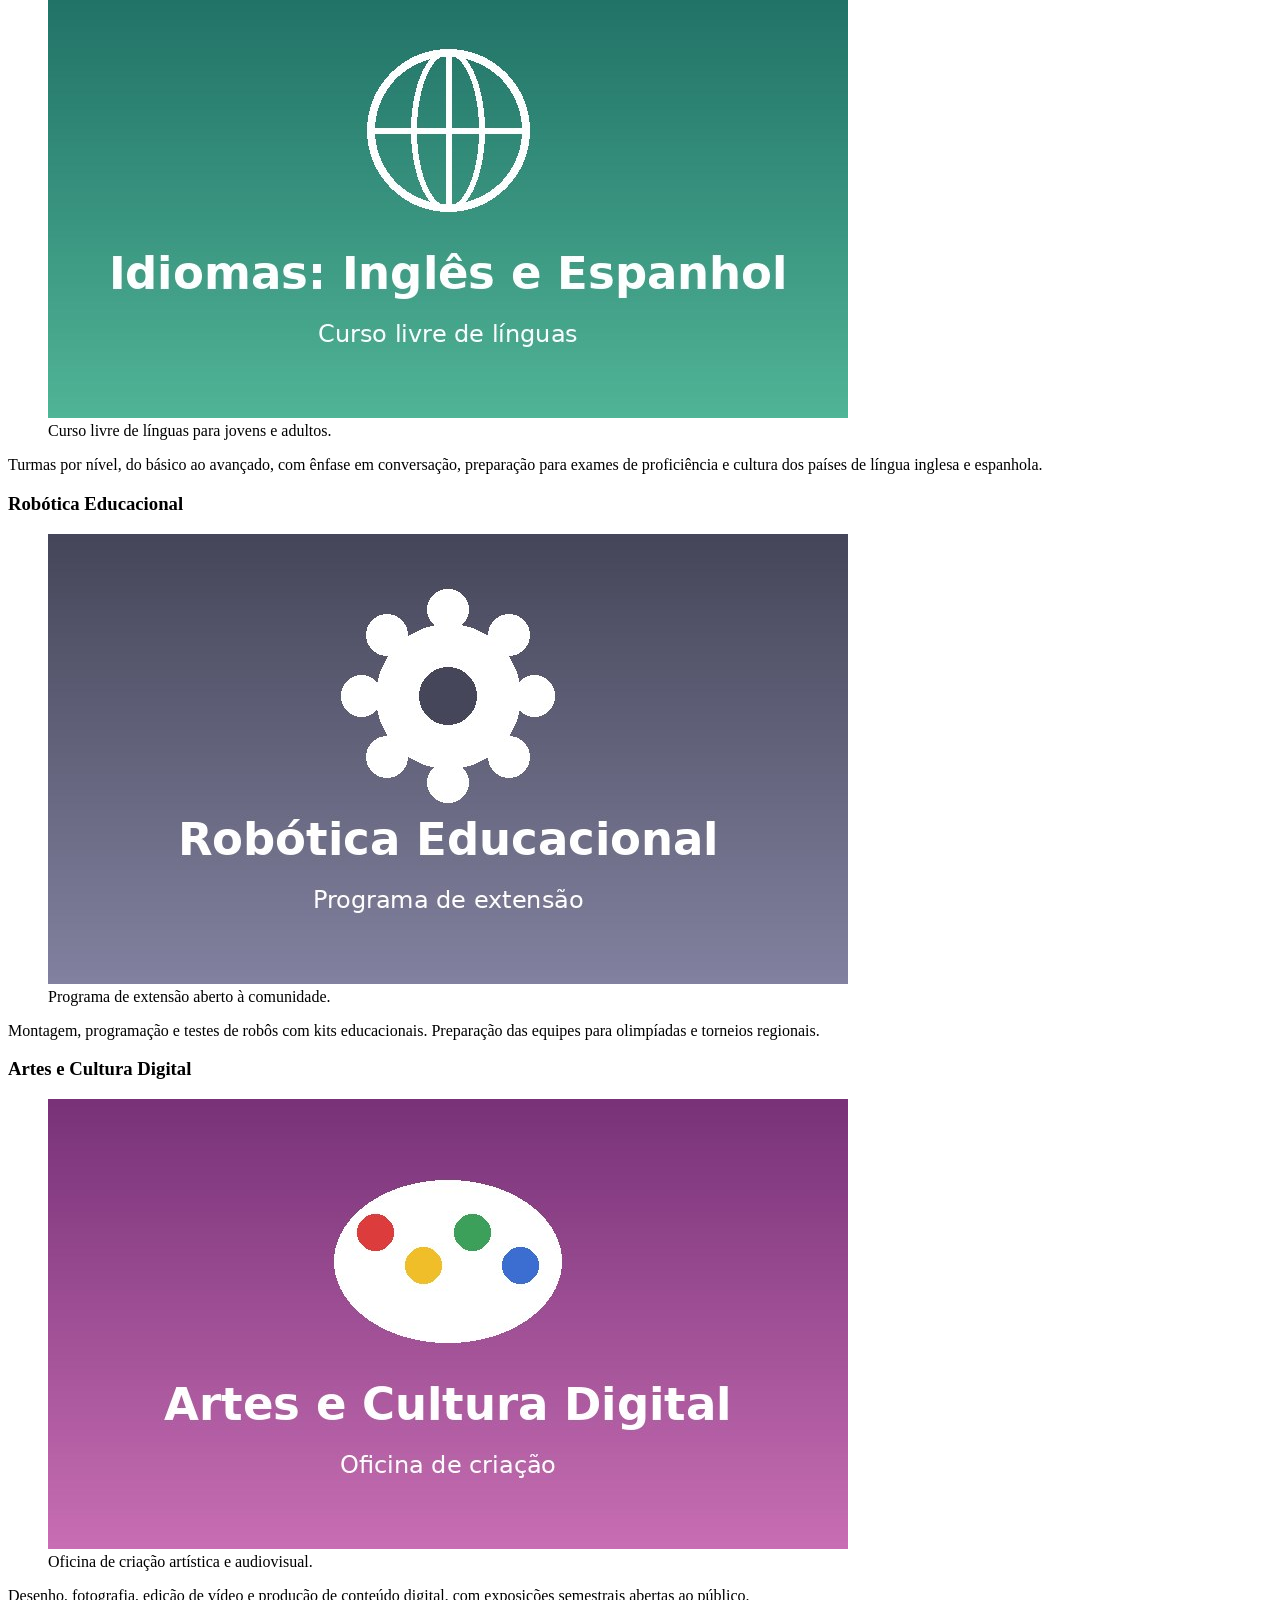
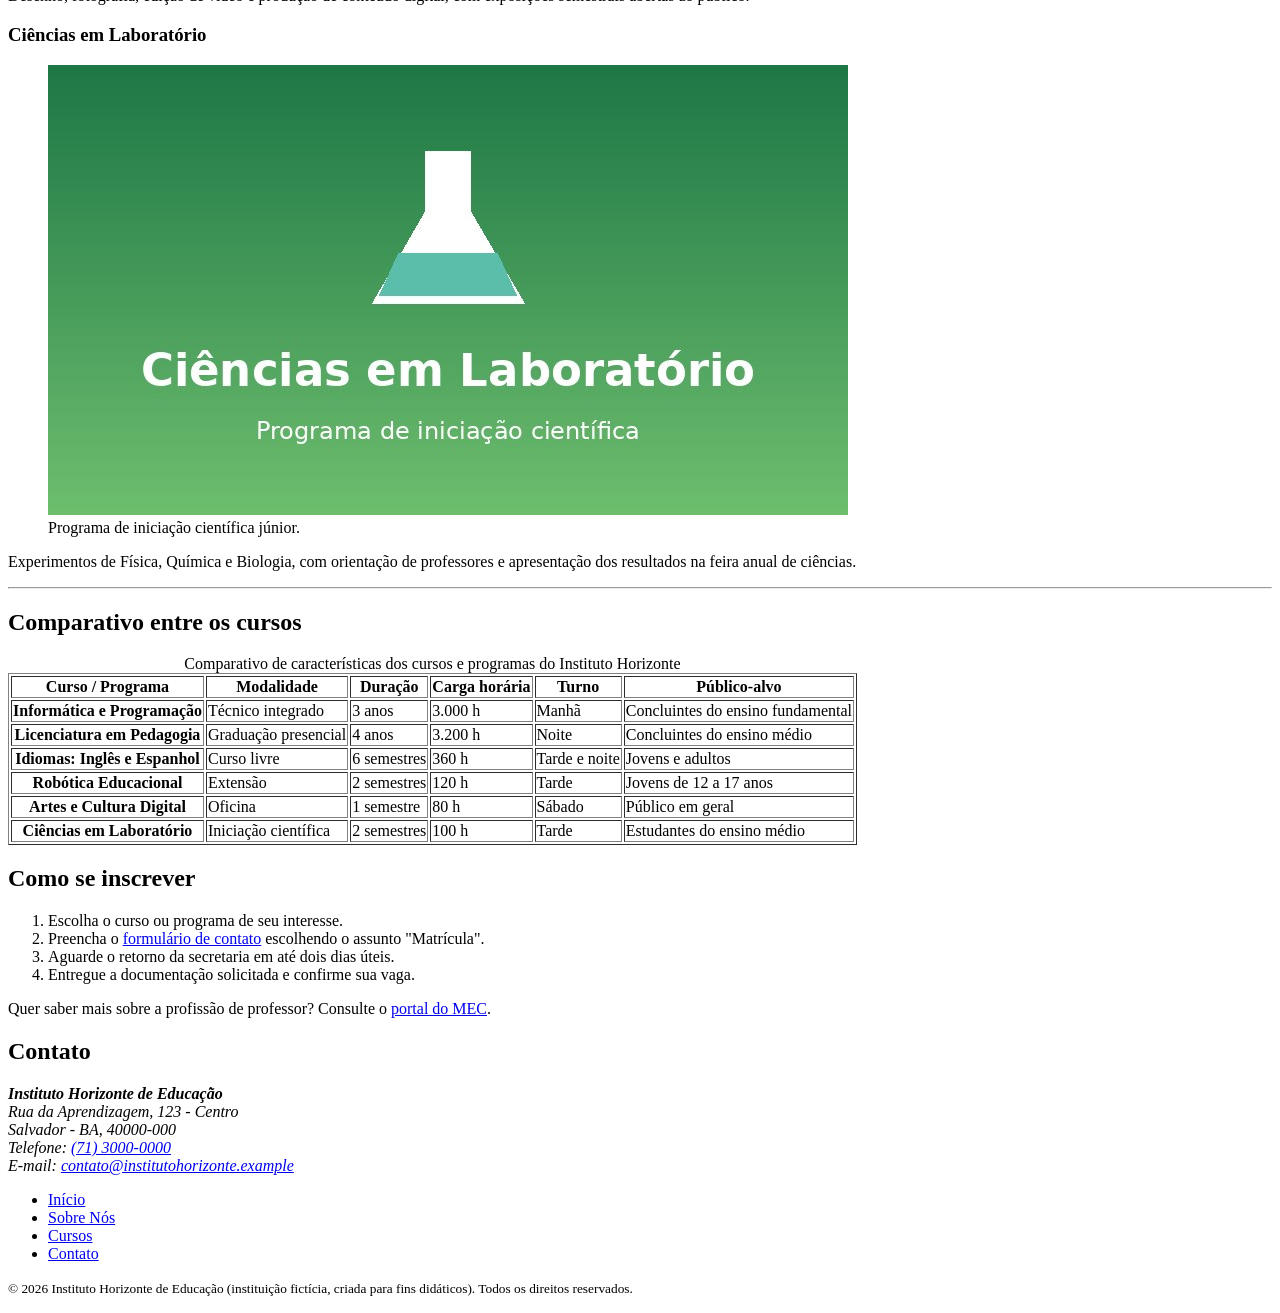
<file: cursos.html>
<!DOCTYPE html>
<html lang="pt-BR">
<head>
  <meta charset="UTF-8">
  <meta name="viewport" content="width=device-width, initial-scale=1.0">
  <meta name="description" content="Cursos e programas do Instituto Horizonte de Educação: Informática, Pedagogia, Idiomas, Robótica, Artes e Ciências.">
  <title>Cursos e Programas - Instituto Horizonte de Educação</title>
</head>
<body>

  <!-- Link de salto para acessibilidade -->
  <a href="#conteudo-principal" title="Pular direto para o conteúdo principal">Pular para o conteúdo principal</a>

  <!-- ===== CABEÇALHO ===== -->
  <header>
    <a href="index.html" title="Ir para a página inicial do Instituto Horizonte">
      <img src="images/logo.png" alt="Logotipo do Instituto Horizonte: sol amarelo nascendo sobre um livro aberto, em círculo azul" width="80" height="80">
    </a>
    <p><strong>Instituto Horizonte de Educação</strong></p>

    <nav aria-label="Menu principal">
      <ul>
        <li><a href="index.html" title="Página inicial">Início</a></li>
        <li><a href="sobre.html" title="Conheça nossa história, equipe e estrutura">Sobre Nós</a></li>
        <li><a href="cursos.html" title="Veja todos os cursos e programas" aria-current="page">Cursos</a></li>
        <li><a href="contato.html" title="Fale com a gente">Contato</a></li>
      </ul>
    </nav>
  </header>

  <!-- ===== CONTEÚDO PRINCIPAL ===== -->
  <main id="conteudo-principal">

    <h1>Cursos e Programas</h1>
    <p>
      Do ensino técnico à graduação, passando por idiomas e projetos de
      extensão, o Horizonte tem um caminho para cada estudante.
    </p>

    <!-- Lista de cursos e programas (6 itens) -->
    <section aria-labelledby="titulo-lista">
      <h2 id="titulo-lista">Nossos cursos</h2>

      <article id="informatica">
        <h3>Informática e Programação</h3>
        <figure>
          <img src="images/curso-informatica.jpg" alt="Ilustração de símbolos de código sobre fundo azul-arroxeado, representando o curso de Informática e Programação" width="800" height="450">
          <figcaption>Curso técnico integrado ao ensino médio.</figcaption>
        </figure>
        <p>
          Aborda lógica de programação, HTML, CSS, JavaScript, Python e banco
          de dados. O estudante conclui o curso com um portfólio de projetos
          reais desenvolvidos em equipe.
        </p>
      </article>

      <article id="pedagogia">
        <h3>Licenciatura em Pedagogia</h3>
        <figure>
          <img src="images/curso-pedagogia.jpg" alt="Ilustração de um livro aberto sobre fundo terracota, representando o curso de Licenciatura em Pedagogia" width="800" height="450">
          <figcaption>Formação de professores para a educação básica.</figcaption>
        </figure>
        <p>
          Forma educadores para a educação infantil e os anos iniciais do
          ensino fundamental, com estágios supervisionados em escolas públicas
          parceiras desde o primeiro ano.
        </p>
      </article>

      <article id="idiomas">
        <h3>Idiomas: Inglês e Espanhol</h3>
        <figure>
          <img src="images/curso-ingles.jpg" alt="Ilustração de um globo terrestre sobre fundo verde, representando o curso livre de Idiomas" width="800" height="450">
          <figcaption>Curso livre de línguas para jovens e adultos.</figcaption>
        </figure>
        <p>
          Turmas por nível, do básico ao avançado, com ênfase em conversação,
          preparação para exames de proficiência e cultura dos países de
          língua inglesa e espanhola.
        </p>
      </article>

      <article id="robotica">
        <h3>Robótica Educacional</h3>
        <figure>
          <img src="images/curso-robotica.jpg" alt="Ilustração de uma engrenagem branca sobre fundo cinza-azulado, representando o programa de Robótica Educacional" width="800" height="450">
          <figcaption>Programa de extensão aberto à comunidade.</figcaption>
        </figure>
        <p>
          Montagem, programação e testes de robôs com kits educacionais.
          Preparação das equipes para olimpíadas e torneios regionais.
        </p>
      </article>

      <article id="artes">
        <h3>Artes e Cultura Digital</h3>
        <figure>
          <img src="images/curso-artes.jpg" alt="Ilustração de uma paleta de tintas coloridas sobre fundo roxo, representando a oficina de Artes e Cultura Digital" width="800" height="450">
          <figcaption>Oficina de criação artística e audiovisual.</figcaption>
        </figure>
        <p>
          Desenho, fotografia, edição de vídeo e produção de conteúdo digital,
          com exposições semestrais abertas ao público.
        </p>
      </article>

      <article id="ciencias">
        <h3>Ciências em Laboratório</h3>
        <figure>
          <img src="images/curso-ciencias.jpg" alt="Ilustração de um frasco de laboratório com líquido verde sobre fundo verde, representando o programa de Ciências" width="800" height="450">
          <figcaption>Programa de iniciação científica júnior.</figcaption>
        </figure>
        <p>
          Experimentos de Física, Química e Biologia, com orientação de
          professores e apresentação dos resultados na feira anual de ciências.
        </p>
      </article>
    </section>

    <hr>

    <!-- Tabela comparativa de características dos cursos (6 colunas x 7 linhas) -->
    <section aria-labelledby="titulo-comparativo">
      <h2 id="titulo-comparativo">Comparativo entre os cursos</h2>

      <table border="1">
        <caption>Comparativo de características dos cursos e programas do Instituto Horizonte</caption>
        <thead>
          <tr>
            <th scope="col">Curso / Programa</th>
            <th scope="col">Modalidade</th>
            <th scope="col">Duração</th>
            <th scope="col">Carga horária</th>
            <th scope="col">Turno</th>
            <th scope="col">Público-alvo</th>
          </tr>
        </thead>
        <tbody>
          <tr>
            <th scope="row">Informática e Programação</th>
            <td>Técnico integrado</td>
            <td>3 anos</td>
            <td>3.000 h</td>
            <td>Manhã</td>
            <td>Concluintes do ensino fundamental</td>
          </tr>
          <tr>
            <th scope="row">Licenciatura em Pedagogia</th>
            <td>Graduação presencial</td>
            <td>4 anos</td>
            <td>3.200 h</td>
            <td>Noite</td>
            <td>Concluintes do ensino médio</td>
          </tr>
          <tr>
            <th scope="row">Idiomas: Inglês e Espanhol</th>
            <td>Curso livre</td>
            <td>6 semestres</td>
            <td>360 h</td>
            <td>Tarde e noite</td>
            <td>Jovens e adultos</td>
          </tr>
          <tr>
            <th scope="row">Robótica Educacional</th>
            <td>Extensão</td>
            <td>2 semestres</td>
            <td>120 h</td>
            <td>Tarde</td>
            <td>Jovens de 12 a 17 anos</td>
          </tr>
          <tr>
            <th scope="row">Artes e Cultura Digital</th>
            <td>Oficina</td>
            <td>1 semestre</td>
            <td>80 h</td>
            <td>Sábado</td>
            <td>Público em geral</td>
          </tr>
          <tr>
            <th scope="row">Ciências em Laboratório</th>
            <td>Iniciação científica</td>
            <td>2 semestres</td>
            <td>100 h</td>
            <td>Tarde</td>
            <td>Estudantes do ensino médio</td>
          </tr>
        </tbody>
      </table>
    </section>

    <!-- Conteúdo complementar -->
    <aside aria-labelledby="titulo-inscricao">
      <h2 id="titulo-inscricao">Como se inscrever</h2>
      <ol>
        <li>Escolha o curso ou programa de seu interesse.</li>
        <li>Preencha o <a href="contato.html" title="Ir para o formulário de contato">formulário de contato</a> escolhendo o assunto "Matrícula".</li>
        <li>Aguarde o retorno da secretaria em até dois dias úteis.</li>
        <li>Entregue a documentação solicitada e confirme sua vaga.</li>
      </ol>
      <p>
        Quer saber mais sobre a profissão de professor?
        Consulte o
        <a href="https://www.gov.br/mec/pt-br" target="_blank" rel="noopener noreferrer" title="Site do Ministério da Educação (abre em nova aba)">portal do MEC</a>.
      </p>
    </aside>

  </main>

  <!-- ===== RODAPÉ ===== -->
  <footer>
    <h2>Contato</h2>
    <address>
      <strong>Instituto Horizonte de Educação</strong><br>
      Rua da Aprendizagem, 123 - Centro<br>
      Salvador - BA, 40000-000<br>
      Telefone: <a href="tel:+557130000000" title="Ligar para o Instituto">(71) 3000-0000</a><br>
      E-mail: <a href="mailto:contato@institutohorizonte.example" title="Enviar e-mail ao Instituto">contato@institutohorizonte.example</a>
    </address>
    <nav aria-label="Menu do rodapé">
      <ul>
        <li><a href="index.html" title="Página inicial">Início</a></li>
        <li><a href="sobre.html" title="Sobre nós">Sobre Nós</a></li>
        <li><a href="cursos.html" title="Cursos e programas">Cursos</a></li>
        <li><a href="contato.html" title="Contato">Contato</a></li>
      </ul>
    </nav>
    <p><small>&copy; 2026 Instituto Horizonte de Educação (instituição fictícia, criada para fins didáticos). Todos os direitos reservados.</small></p>
  </footer>

</body>
</html>
</file>
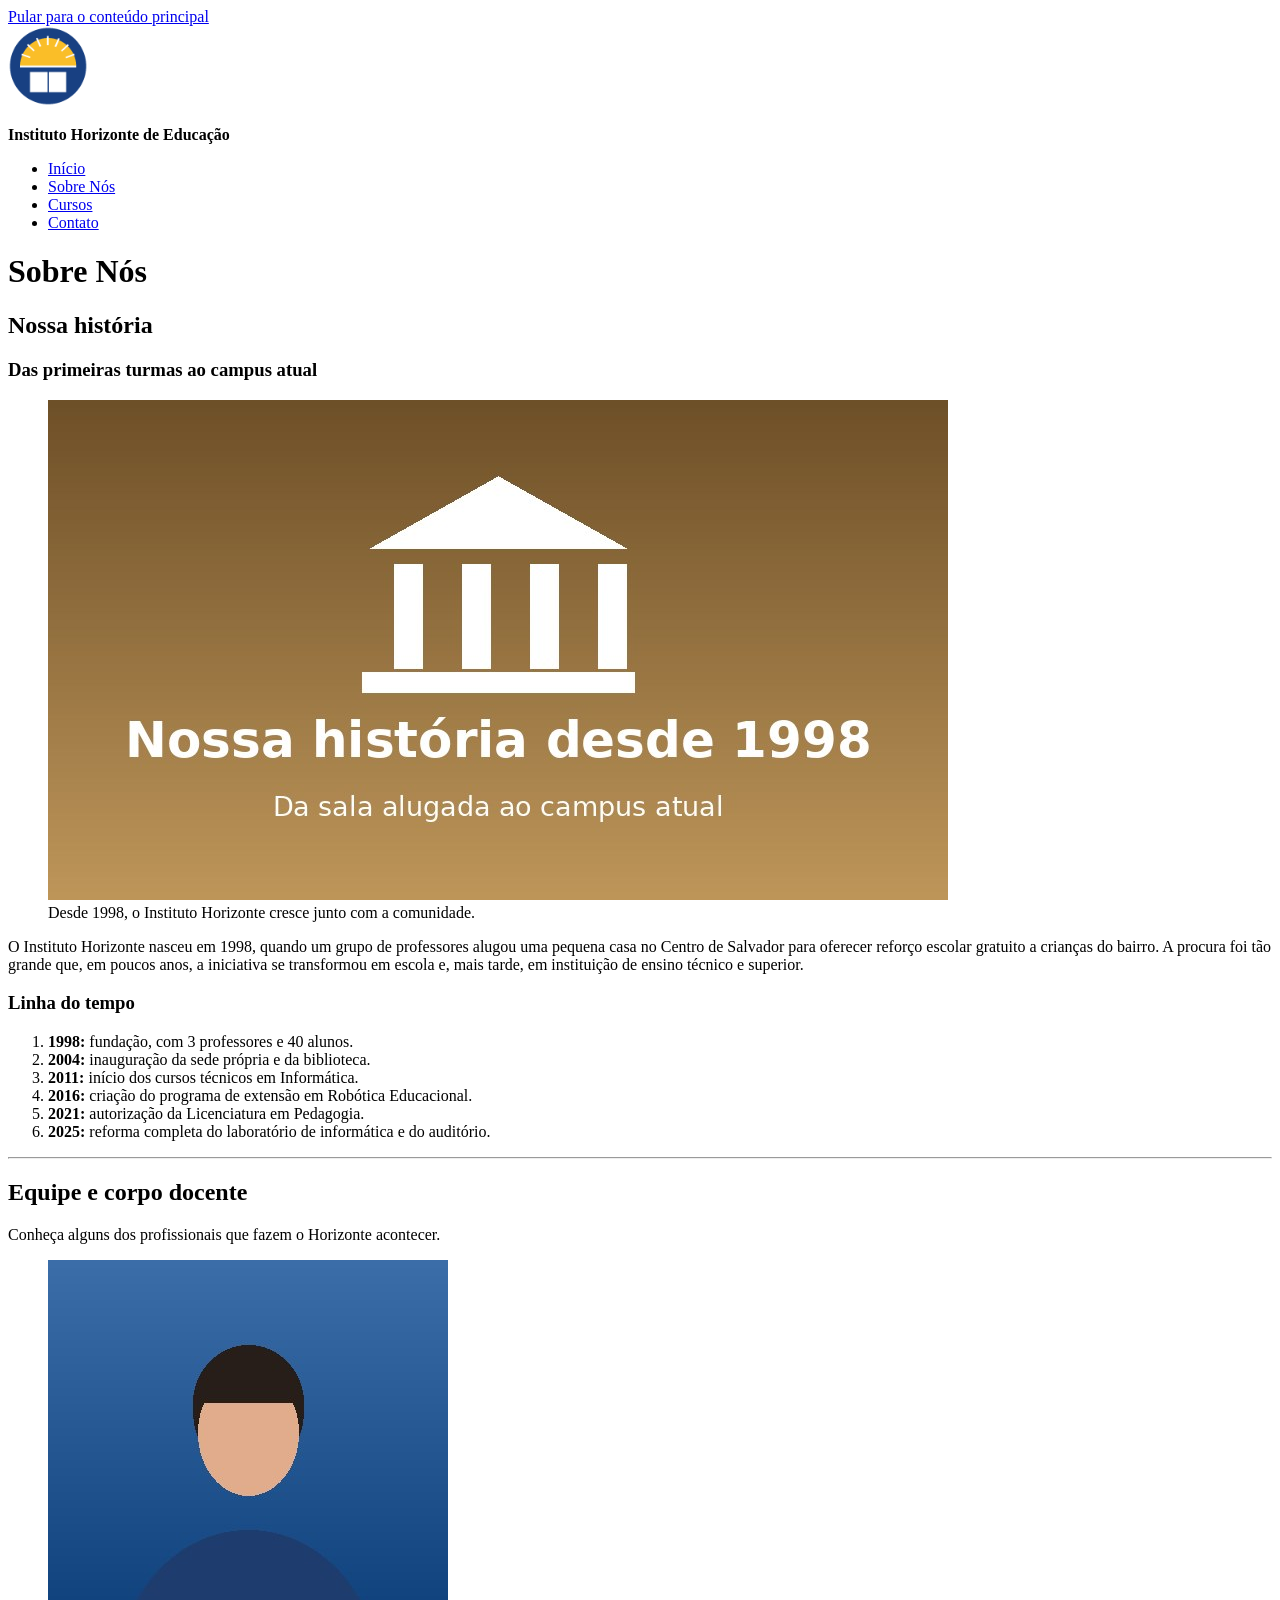
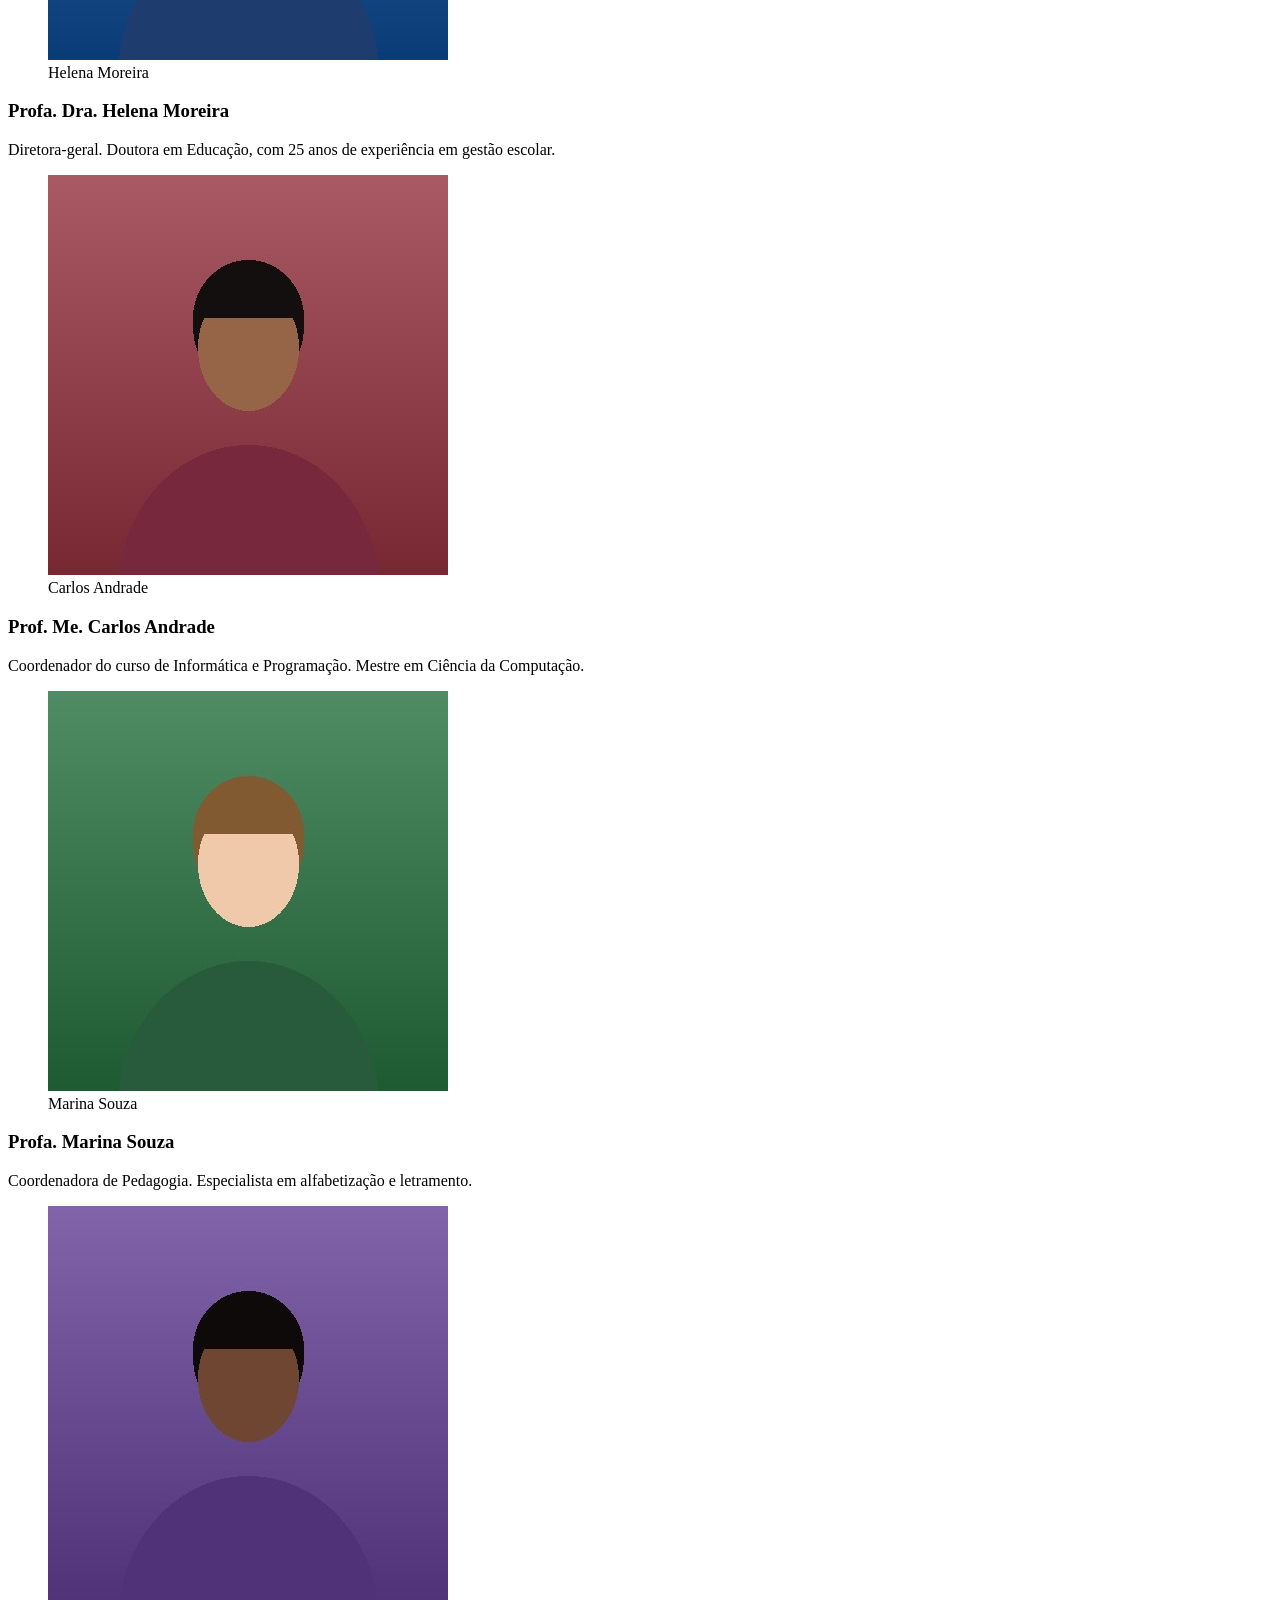
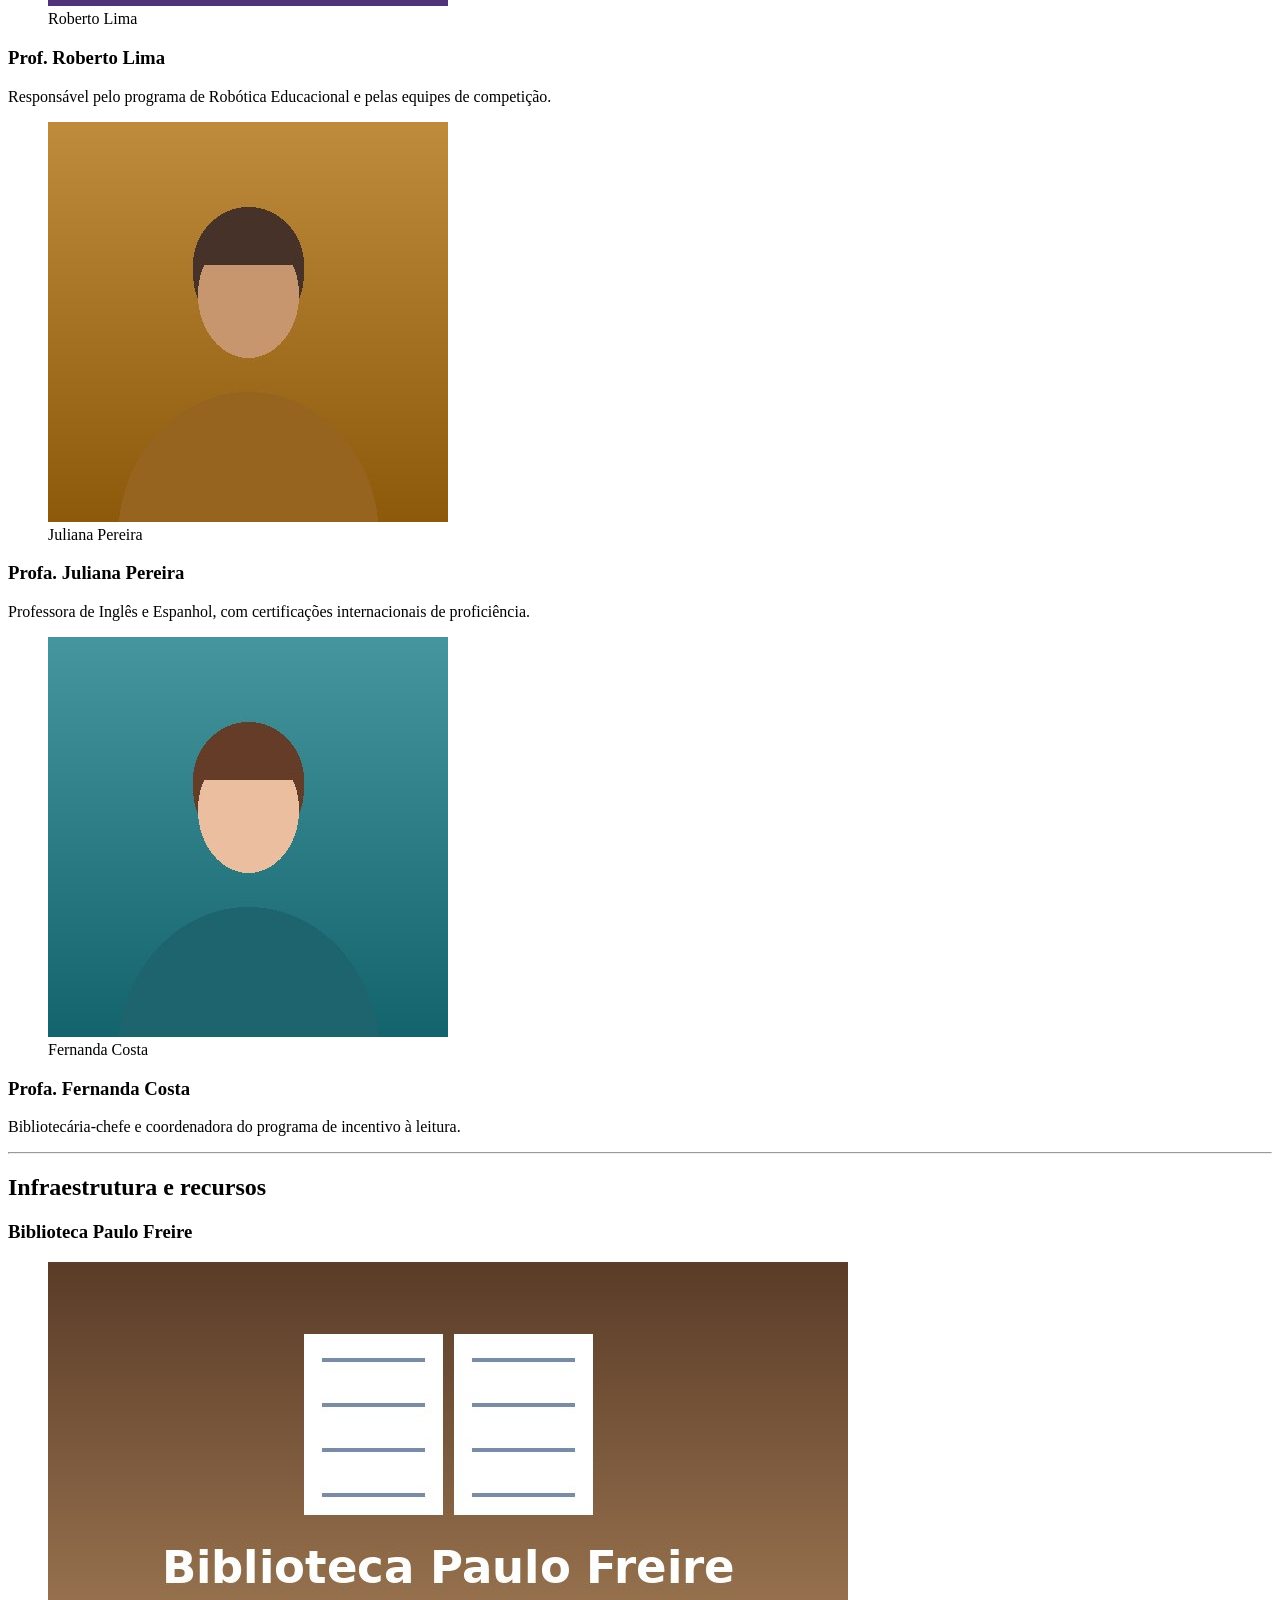
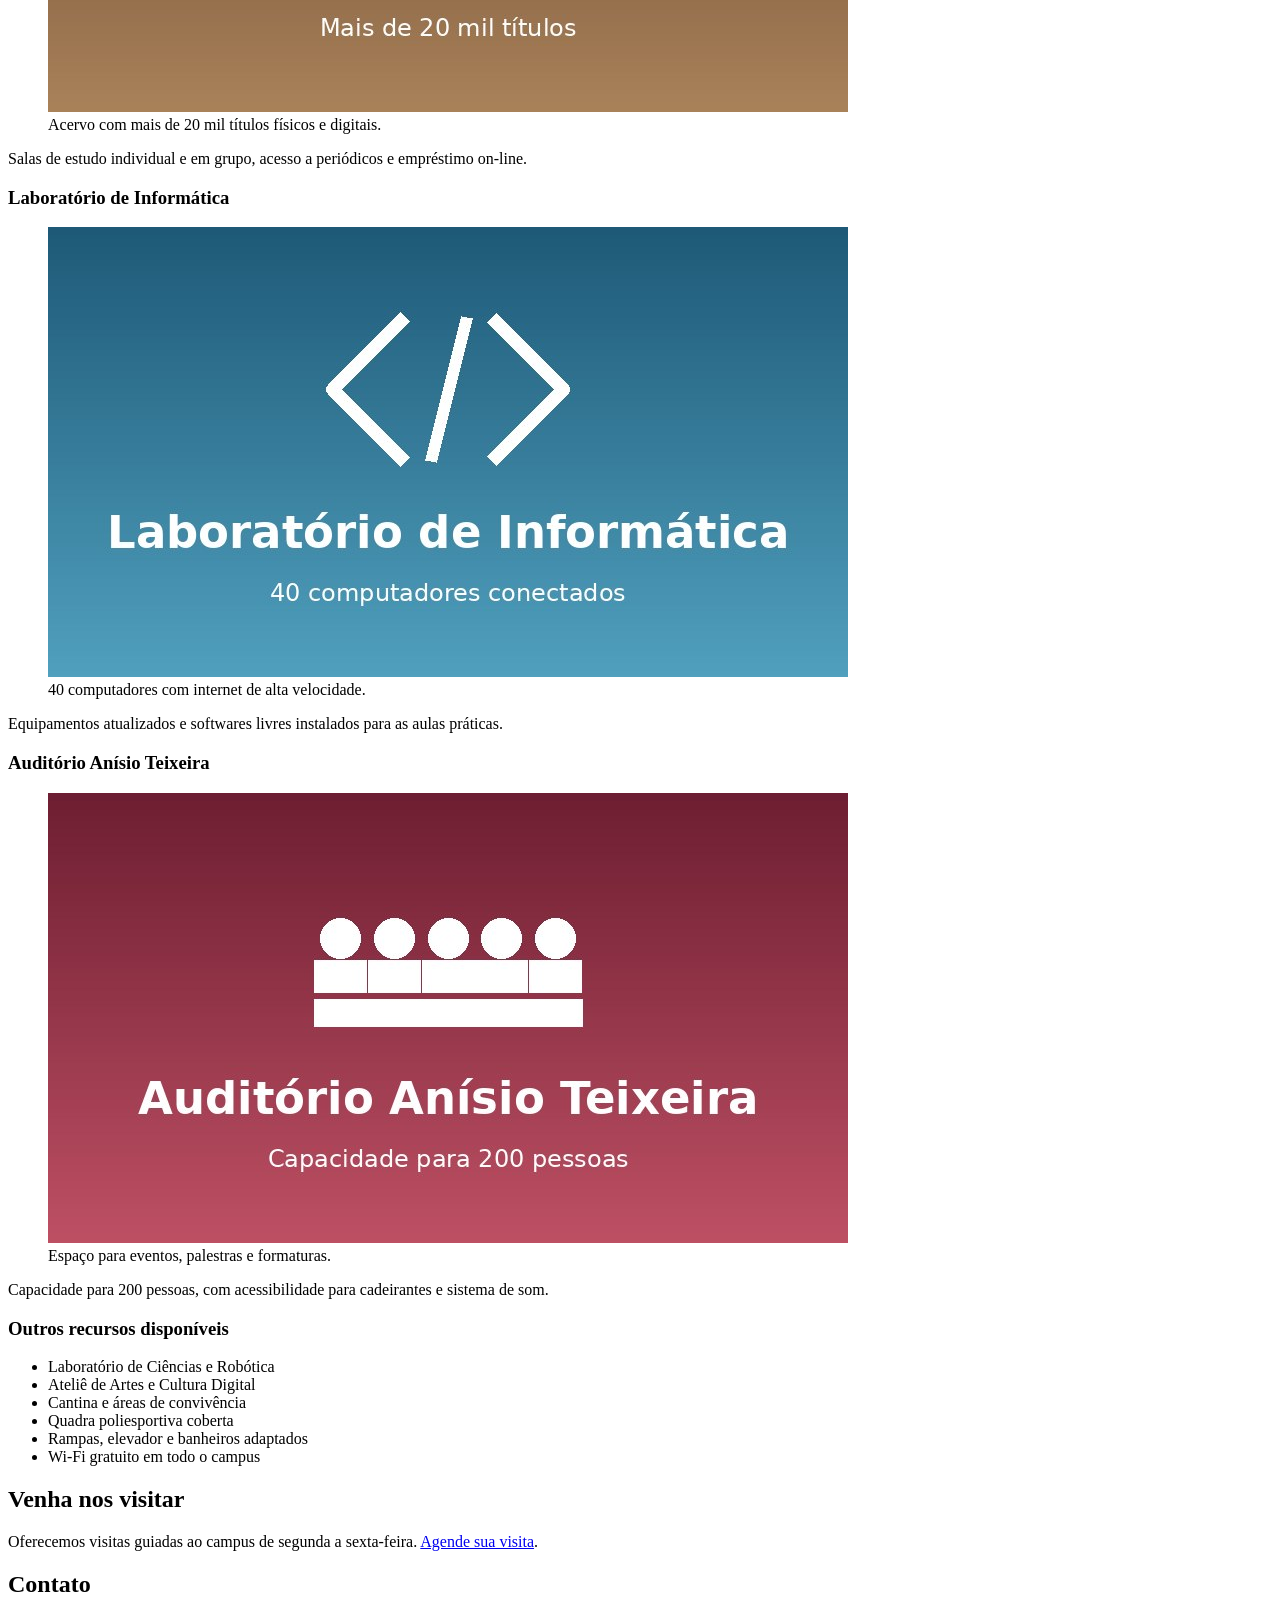
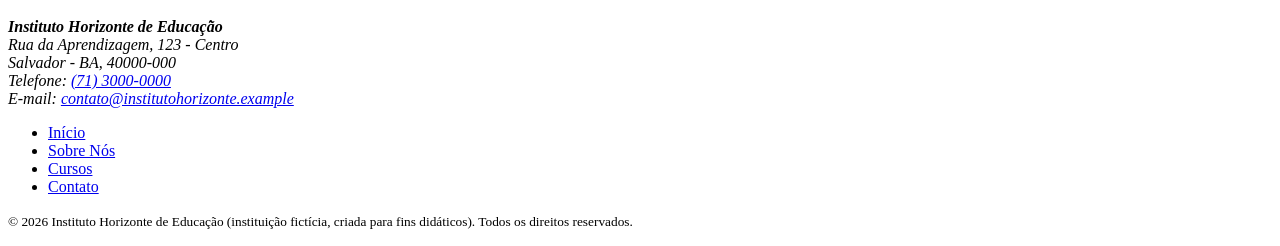
<file: sobre.html>
<!DOCTYPE html>
<html lang="pt-BR">
<head>
  <meta charset="UTF-8">
  <meta name="viewport" content="width=device-width, initial-scale=1.0">
  <meta name="description" content="Conheça a história, o corpo docente e a infraestrutura do Instituto Horizonte de Educação.">
  <title>Sobre Nós - Instituto Horizonte de Educação</title>
</head>
<body>

  <!-- Link de salto para acessibilidade -->
  <a href="#conteudo-principal" title="Pular direto para o conteúdo principal">Pular para o conteúdo principal</a>

  <!-- ===== CABEÇALHO ===== -->
  <header>
    <a href="index.html" title="Ir para a página inicial do Instituto Horizonte">
      <img src="images/logo.png" alt="Logotipo do Instituto Horizonte: sol amarelo nascendo sobre um livro aberto, em círculo azul" width="80" height="80">
    </a>
    <p><strong>Instituto Horizonte de Educação</strong></p>

    <nav aria-label="Menu principal">
      <ul>
        <li><a href="index.html" title="Página inicial">Início</a></li>
        <li><a href="sobre.html" title="Conheça nossa história, equipe e estrutura" aria-current="page">Sobre Nós</a></li>
        <li><a href="cursos.html" title="Veja todos os cursos e programas">Cursos</a></li>
        <li><a href="contato.html" title="Fale com a gente">Contato</a></li>
      </ul>
    </nav>
  </header>

  <!-- ===== CONTEÚDO PRINCIPAL ===== -->
  <main id="conteudo-principal">

    <h1>Sobre Nós</h1>

    <!-- História da instituição -->
    <section aria-labelledby="titulo-historia">
      <h2 id="titulo-historia">Nossa história</h2>

      <article>
        <h3>Das primeiras turmas ao campus atual</h3>
        <figure>
          <img src="images/historia.jpg" alt="Ilustração de um prédio com frontão triangular e colunas, representando a sede histórica do Instituto Horizonte" width="900" height="500">
          <figcaption>Desde 1998, o Instituto Horizonte cresce junto com a comunidade.</figcaption>
        </figure>
        <p>
          O Instituto Horizonte nasceu em 1998, quando um grupo de professores
          alugou uma pequena casa no Centro de Salvador para oferecer reforço
          escolar gratuito a crianças do bairro. A procura foi tão grande que,
          em poucos anos, a iniciativa se transformou em escola e, mais tarde,
          em instituição de ensino técnico e superior.
        </p>
      </article>

      <article>
        <h3>Linha do tempo</h3>
        <ol>
          <li><strong>1998:</strong> fundação, com 3 professores e 40 alunos.</li>
          <li><strong>2004:</strong> inauguração da sede própria e da biblioteca.</li>
          <li><strong>2011:</strong> início dos cursos técnicos em Informática.</li>
          <li><strong>2016:</strong> criação do programa de extensão em Robótica Educacional.</li>
          <li><strong>2021:</strong> autorização da Licenciatura em Pedagogia.</li>
          <li><strong>2025:</strong> reforma completa do laboratório de informática e do auditório.</li>
        </ol>
      </article>
    </section>

    <hr>

    <!-- Equipe e corpo docente (mínimo de 6 membros) -->
    <section aria-labelledby="titulo-equipe">
      <h2 id="titulo-equipe">Equipe e corpo docente</h2>
      <p>Conheça alguns dos profissionais que fazem o Horizonte acontecer.</p>

      <article>
        <figure>
          <img src="images/docente-1.jpg" alt="Retrato ilustrado de Helena Moreira, de cabelo escuro e camisa azul" width="400" height="400">
          <figcaption>Helena Moreira</figcaption>
        </figure>
        <h3>Profa. Dra. Helena Moreira</h3>
        <p>Diretora-geral. Doutora em Educação, com 25 anos de experiência em gestão escolar.</p>
      </article>

      <article>
        <figure>
          <img src="images/docente-2.jpg" alt="Retrato ilustrado de Carlos Andrade, de pele morena, cabelo preto e camisa vinho" width="400" height="400">
          <figcaption>Carlos Andrade</figcaption>
        </figure>
        <h3>Prof. Me. Carlos Andrade</h3>
        <p>Coordenador do curso de Informática e Programação. Mestre em Ciência da Computação.</p>
      </article>

      <article>
        <figure>
          <img src="images/docente-3.jpg" alt="Retrato ilustrado de Marina Souza, de cabelo castanho e camisa verde" width="400" height="400">
          <figcaption>Marina Souza</figcaption>
        </figure>
        <h3>Profa. Marina Souza</h3>
        <p>Coordenadora de Pedagogia. Especialista em alfabetização e letramento.</p>
      </article>

      <article>
        <figure>
          <img src="images/docente-4.jpg" alt="Retrato ilustrado de Roberto Lima, de pele escura, cabelo preto e camisa roxa" width="400" height="400">
          <figcaption>Roberto Lima</figcaption>
        </figure>
        <h3>Prof. Roberto Lima</h3>
        <p>Responsável pelo programa de Robótica Educacional e pelas equipes de competição.</p>
      </article>

      <article>
        <figure>
          <img src="images/docente-5.jpg" alt="Retrato ilustrado de Juliana Pereira, de cabelo castanho escuro e camisa dourada" width="400" height="400">
          <figcaption>Juliana Pereira</figcaption>
        </figure>
        <h3>Profa. Juliana Pereira</h3>
        <p>Professora de Inglês e Espanhol, com certificações internacionais de proficiência.</p>
      </article>

      <article>
        <figure>
          <img src="images/docente-6.jpg" alt="Retrato ilustrado de Fernanda Costa, de cabelo ruivo e camisa verde-azulada" width="400" height="400">
          <figcaption>Fernanda Costa</figcaption>
        </figure>
        <h3>Profa. Fernanda Costa</h3>
        <p>Bibliotecária-chefe e coordenadora do programa de incentivo à leitura.</p>
      </article>
    </section>

    <hr>

    <!-- Infraestrutura e recursos disponíveis -->
    <section aria-labelledby="titulo-infra">
      <h2 id="titulo-infra">Infraestrutura e recursos</h2>

      <article>
        <h3>Biblioteca Paulo Freire</h3>
        <figure>
          <img src="images/biblioteca.jpg" alt="Ilustração de um livro aberto sobre fundo marrom, representando a Biblioteca Paulo Freire" width="800" height="450">
          <figcaption>Acervo com mais de 20 mil títulos físicos e digitais.</figcaption>
        </figure>
        <p>Salas de estudo individual e em grupo, acesso a periódicos e empréstimo on-line.</p>
      </article>

      <article>
        <h3>Laboratório de Informática</h3>
        <figure>
          <img src="images/laboratorio.jpg" alt="Ilustração de símbolos de código sobre fundo azul, representando o Laboratório de Informática" width="800" height="450">
          <figcaption>40 computadores com internet de alta velocidade.</figcaption>
        </figure>
        <p>Equipamentos atualizados e softwares livres instalados para as aulas práticas.</p>
      </article>

      <article>
        <h3>Auditório Anísio Teixeira</h3>
        <figure>
          <img src="images/auditorio.jpg" alt="Ilustração de cinco pessoas sentadas diante de um palco, representando o Auditório Anísio Teixeira" width="800" height="450">
          <figcaption>Espaço para eventos, palestras e formaturas.</figcaption>
        </figure>
        <p>Capacidade para 200 pessoas, com acessibilidade para cadeirantes e sistema de som.</p>
      </article>

      <article>
        <h3>Outros recursos disponíveis</h3>
        <ul>
          <li>Laboratório de Ciências e Robótica</li>
          <li>Ateliê de Artes e Cultura Digital</li>
          <li>Cantina e áreas de convivência</li>
          <li>Quadra poliesportiva coberta</li>
          <li>Rampas, elevador e banheiros adaptados</li>
          <li>Wi-Fi gratuito em todo o campus</li>
        </ul>
      </article>
    </section>

    <!-- Conteúdo complementar -->
    <aside aria-labelledby="titulo-visita">
      <h2 id="titulo-visita">Venha nos visitar</h2>
      <p>
        Oferecemos visitas guiadas ao campus de segunda a sexta-feira.
        <a href="contato.html" title="Agende sua visita pela página de contato">Agende sua visita</a>.
      </p>
    </aside>

  </main>

  <!-- ===== RODAPÉ ===== -->
  <footer>
    <h2>Contato</h2>
    <address>
      <strong>Instituto Horizonte de Educação</strong><br>
      Rua da Aprendizagem, 123 - Centro<br>
      Salvador - BA, 40000-000<br>
      Telefone: <a href="tel:+557130000000" title="Ligar para o Instituto">(71) 3000-0000</a><br>
      E-mail: <a href="mailto:contato@institutohorizonte.example" title="Enviar e-mail ao Instituto">contato@institutohorizonte.example</a>
    </address>
    <nav aria-label="Menu do rodapé">
      <ul>
        <li><a href="index.html" title="Página inicial">Início</a></li>
        <li><a href="sobre.html" title="Sobre nós">Sobre Nós</a></li>
        <li><a href="cursos.html" title="Cursos e programas">Cursos</a></li>
        <li><a href="contato.html" title="Contato">Contato</a></li>
      </ul>
    </nav>
    <p><small>&copy; 2026 Instituto Horizonte de Educação (instituição fictícia, criada para fins didáticos). Todos os direitos reservados.</small></p>
  </footer>

</body>
</html>
</file>
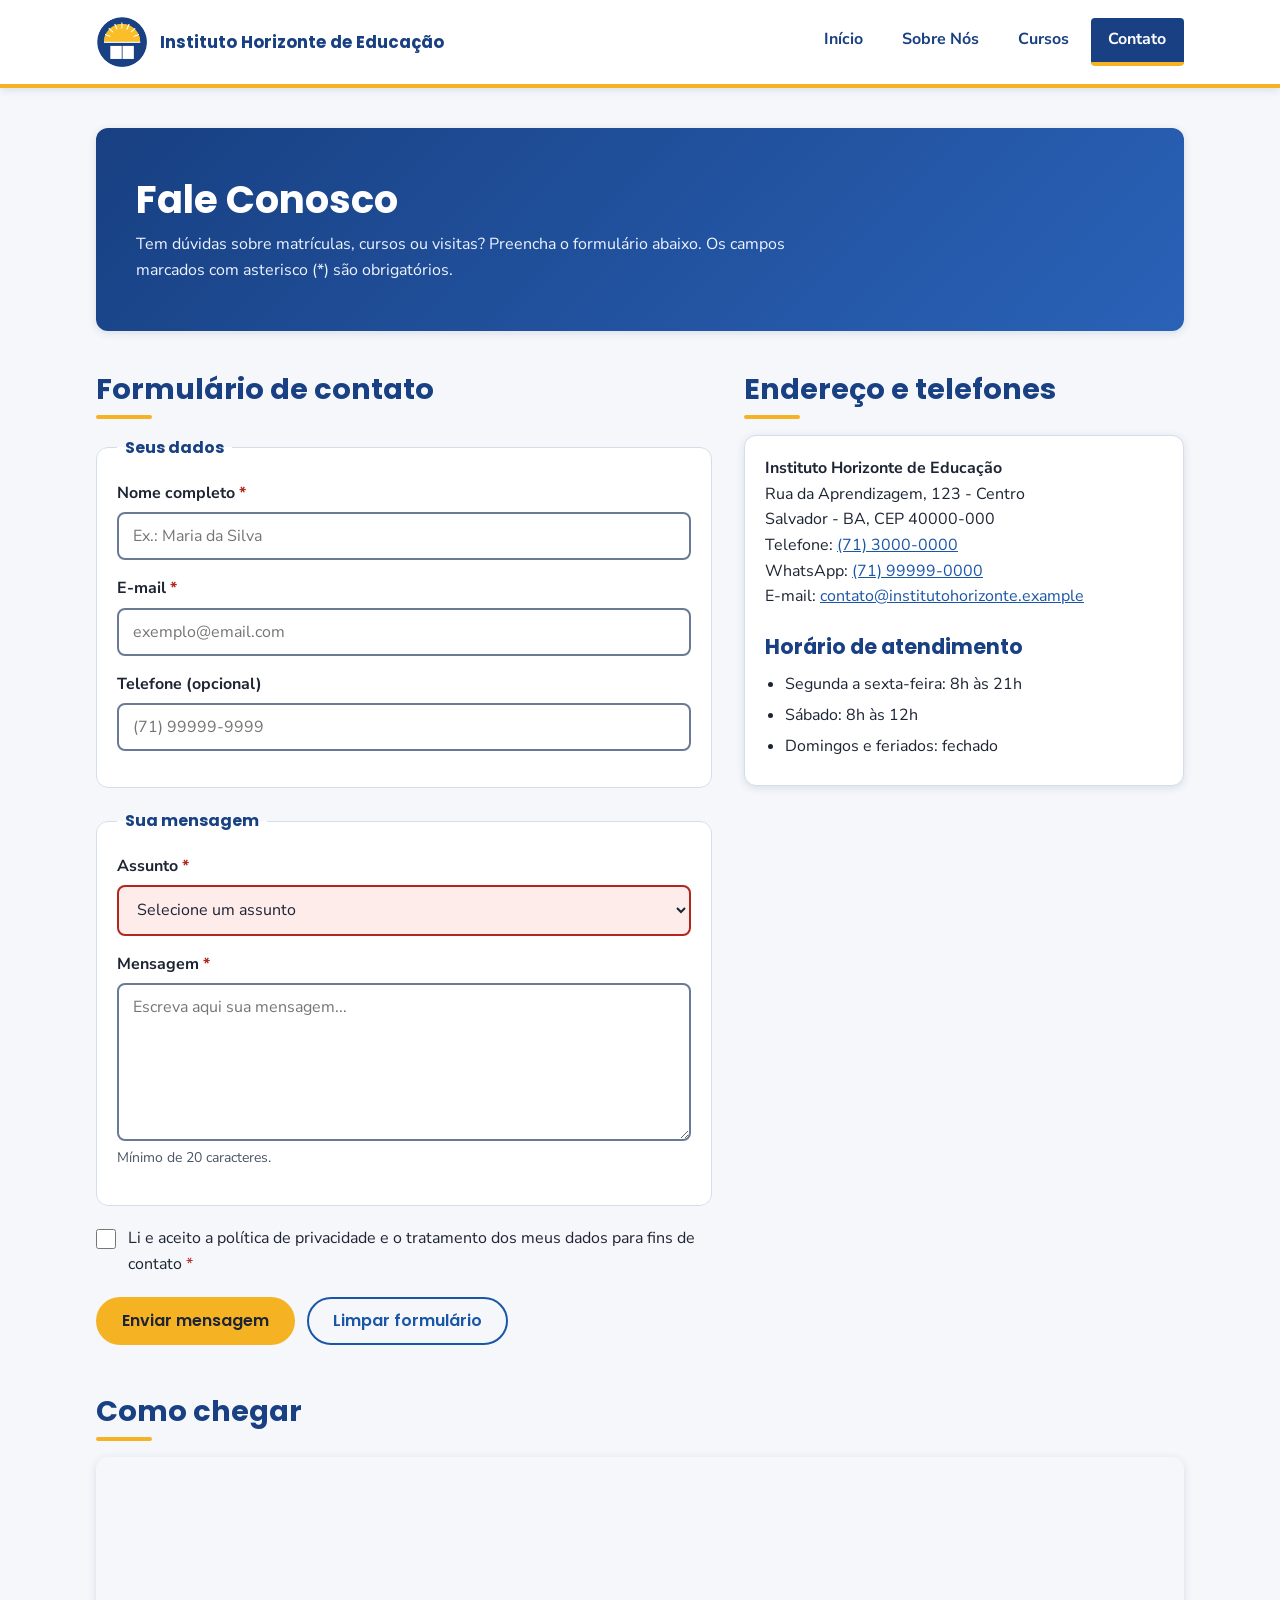
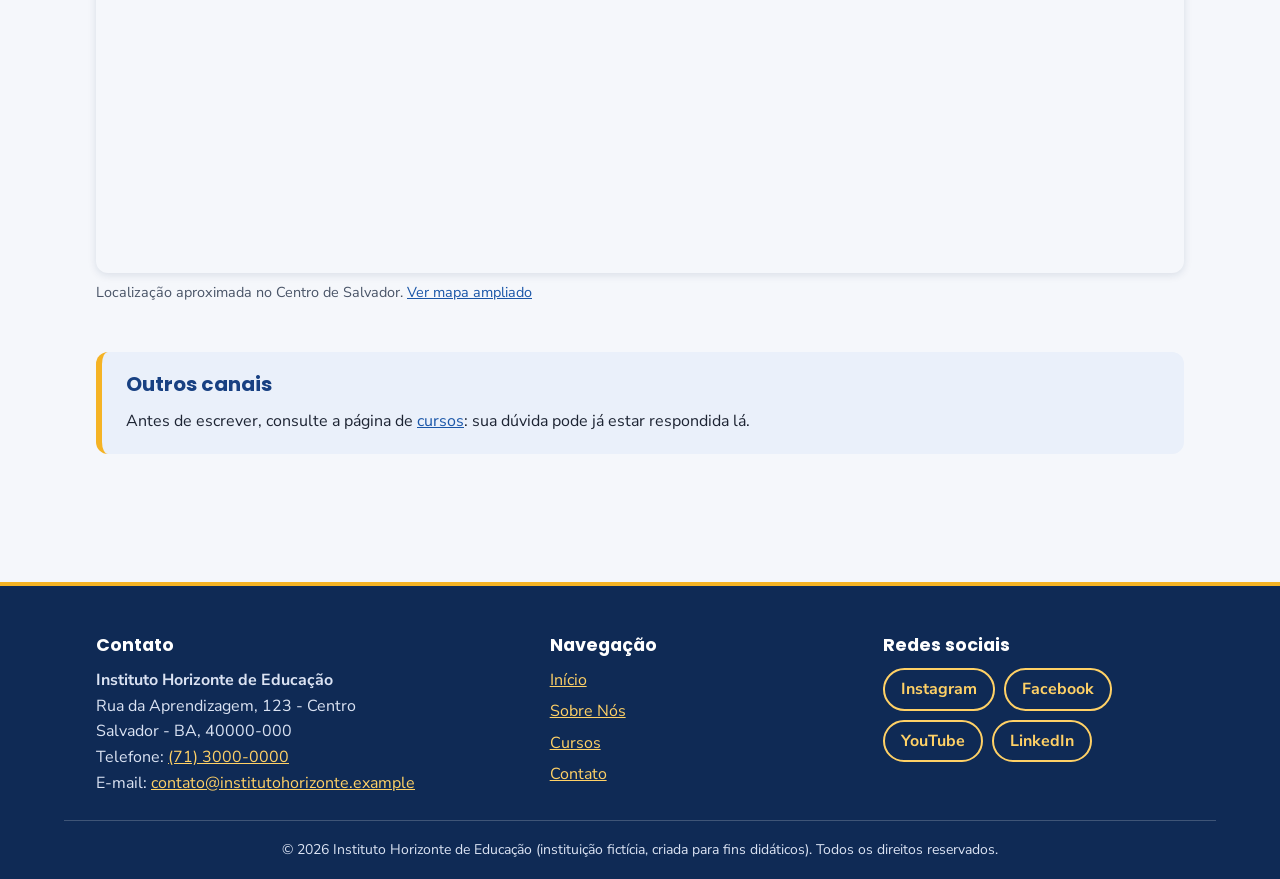
<file: site2/contato.html>
<!DOCTYPE html>
<html lang="pt-BR">
<head>
  <meta charset="UTF-8">
  <meta name="viewport" content="width=device-width, initial-scale=1.0">
  <meta name="description" content="Entre em contato com o Instituto Horizonte de Educação: formulário, endereço, telefone e mapa.">
  <meta name="color-scheme" content="light dark">
  <meta name="theme-color" content="#184082">
  <title>Contato - Instituto Horizonte de Educação</title>

  <!-- Fontes do Google Fonts: Poppins (títulos) e Nunito Sans (texto) -->
  <link rel="preconnect" href="https://fonts.googleapis.com">
  <link rel="preconnect" href="https://fonts.gstatic.com" crossorigin>
  <link rel="stylesheet" href="https://fonts.googleapis.com/css2?family=Nunito+Sans:wght@400;600;700&amp;family=Poppins:wght@600;700&amp;display=swap">

  <!-- Folhas de estilo do projeto -->
  <link rel="stylesheet" href="css/style.css">
  <link rel="stylesheet" href="css/responsive.css">
</head>
<body>

  <!-- Link de salto: permite que usuários de teclado e leitores de tela pulem o menu -->
  <a class="skip-link" href="#conteudo-principal" title="Pular direto para o conteúdo principal">Pular para o conteúdo principal</a>

  <!-- ===== CABEÇALHO: logo e menu de navegação ===== -->
  <header class="site-header">
    <div class="site-header__inner">

      <div class="brand">
        <a class="brand__link" href="index.html" title="Ir para a página inicial do Instituto Horizonte">
          <img class="brand__logo" src="images/logo.png" alt="Logotipo do Instituto Horizonte: sol amarelo nascendo sobre um livro aberto, em círculo azul" width="80" height="80">
        </a>
        <p class="brand__name">Instituto Horizonte de Educação</p>
      </div>

      <!-- Menu hambúrguer (somente CSS): o checkbox controla a abertura do menu no mobile -->
      <input class="nav-toggle__input" type="checkbox" id="menu-toggle" title="Abrir ou fechar o menu">
      <label class="nav-toggle__button" for="menu-toggle">
        <span class="nav-toggle__bar"></span>
        <span class="nav-toggle__bar"></span>
        <span class="nav-toggle__bar"></span>
        <span class="visually-hidden">Abrir ou fechar o menu de navegação</span>
      </label>

      <nav class="nav" aria-label="Menu principal">
        <ul class="nav__list">
          <li><a class="nav__link" href="index.html" title="Página inicial">Início</a></li>
          <li><a class="nav__link" href="sobre.html" title="Conheça nossa história, equipe e estrutura">Sobre Nós</a></li>
          <li><a class="nav__link" href="cursos.html" title="Veja todos os cursos e programas">Cursos</a></li>
          <li><a class="nav__link" href="contato.html" title="Fale com a gente" aria-current="page">Contato</a></li>
        </ul>
      </nav>

    </div>
  </header>

  <!-- ===== CONTEÚDO PRINCIPAL ===== -->
  <main class="site-main" id="conteudo-principal">

    <div class="page-header">
      <h1 class="page-title">Fale Conosco</h1>
      <p class="page-header__lead">
        Tem dúvidas sobre matrículas, cursos ou visitas? Preencha o formulário
        abaixo. Os campos marcados com asterisco (*) são obrigatórios.
      </p>
    </div>

    <div class="contact-layout">

      <!-- Formulário de contato com validação HTML5 (não envia dados a um servidor) -->
      <section aria-labelledby="titulo-form">
        <h2 class="section__title" id="titulo-form">Formulário de contato</h2>

        <form class="form" action="#" method="post">
          <fieldset class="form__fieldset">
            <legend class="form__legend">Seus dados</legend>

            <!-- Nome completo: texto, obrigatório -->
            <div class="form__group">
              <label class="form__label" for="nome">Nome completo <span class="form__required" aria-hidden="true">*</span></label>
              <input class="form__control" type="text" id="nome" name="nome" required minlength="5" maxlength="100"
                     autocomplete="name" placeholder="Ex.: Maria da Silva"
                     title="Informe seu nome completo (mínimo de 5 caracteres)">
              <p class="form__error">Informe seu nome completo (mínimo de 5 caracteres).</p>
            </div>

            <!-- E-mail: validação nativa do tipo email, obrigatório -->
            <div class="form__group">
              <label class="form__label" for="email">E-mail <span class="form__required" aria-hidden="true">*</span></label>
              <input class="form__control" type="email" id="email" name="email" required maxlength="120"
                     autocomplete="email" placeholder="exemplo@email.com"
                     title="Informe um endereço de e-mail válido">
              <p class="form__error">Informe um e-mail válido, como nome@dominio.com.</p>
            </div>

            <!-- Telefone: opcional, com padrão brasileiro -->
            <div class="form__group">
              <label class="form__label" for="telefone">Telefone (opcional)</label>
              <input class="form__control" type="tel" id="telefone" name="telefone"
                     pattern="\(?[0-9]{2}\)?\s?9?[0-9]{4}-?[0-9]{4}"
                     autocomplete="tel" placeholder="(71) 99999-9999"
                     title="Use o formato (71) 99999-9999 ou (71) 3000-0000">
              <p class="form__error">Use o formato (71) 99999-9999 ou (71) 3000-0000.</p>
            </div>
          </fieldset>

          <fieldset class="form__fieldset">
            <legend class="form__legend">Sua mensagem</legend>

            <!-- Assunto: select com opções -->
            <div class="form__group">
              <label class="form__label" for="assunto">Assunto <span class="form__required" aria-hidden="true">*</span></label>
              <select class="form__control" id="assunto" name="assunto" required title="Escolha o assunto da mensagem">
                <option value="">Selecione um assunto</option>
                <option value="matricula">Matrícula</option>
                <option value="cursos">Informações sobre cursos</option>
                <option value="visita">Agendamento de visita</option>
                <option value="documentos">Documentos e secretaria</option>
                <option value="sugestao">Sugestão ou elogio</option>
                <option value="outro">Outro assunto</option>
              </select>
            </div>

            <!-- Mensagem: textarea obrigatória, mínimo de 20 caracteres -->
            <div class="form__group">
              <label class="form__label" for="mensagem">Mensagem <span class="form__required" aria-hidden="true">*</span></label>
              <textarea class="form__control" id="mensagem" name="mensagem" rows="6" cols="50" required
                        minlength="20" maxlength="1000"
                        placeholder="Escreva aqui sua mensagem..."
                        title="Escreva pelo menos 20 caracteres"></textarea>
              <p class="form__hint">Mínimo de 20 caracteres.</p>
              <p class="form__error">A mensagem precisa ter pelo menos 20 caracteres.</p>
            </div>
          </fieldset>

          <!-- Política de privacidade: checkbox obrigatório -->
          <div class="form__check">
            <input class="form__check-input" type="checkbox" id="privacidade" name="privacidade" value="aceito" required>
            <label for="privacidade">
              Li e aceito a política de privacidade e o tratamento dos meus dados
              para fins de contato <span class="form__required" aria-hidden="true">*</span>
            </label>
          </div>

          <!-- Botões de enviar e limpar -->
          <div class="form__actions">
            <button class="btn btn--primary" type="submit" title="Enviar mensagem">Enviar mensagem</button>
            <button class="btn btn--secondary" type="reset" title="Limpar todos os campos do formulário">Limpar formulário</button>
          </div>
        </form>
      </section>

      <!-- Endereço, telefones e horários -->
      <section aria-labelledby="titulo-endereco">
        <h2 class="section__title" id="titulo-endereco">Endereço e telefones</h2>

        <article class="card">
          <div class="card__body">
            <address>
              <strong>Instituto Horizonte de Educação</strong><br>
              Rua da Aprendizagem, 123 - Centro<br>
              Salvador - BA, CEP 40000-000<br>
              Telefone: <a href="tel:+557130000000" title="Ligar para a secretaria">(71) 3000-0000</a><br>
              WhatsApp: <a href="tel:+5571999990000" title="Ligar para o WhatsApp do Instituto">(71) 99999-0000</a><br>
              E-mail: <a href="mailto:contato@institutohorizonte.example" title="Enviar e-mail ao Instituto">contato@institutohorizonte.example</a>
            </address>

            <h3>Horário de atendimento</h3>
            <ul>
              <li>Segunda a sexta-feira: 8h às 21h</li>
              <li>Sábado: 8h às 12h</li>
              <li>Domingos e feriados: fechado</li>
            </ul>
          </div>
        </article>
      </section>

    </div>

    <!-- Mapa (iframe do OpenStreetMap; o endereço é fictício e o mapa mostra o Centro de Salvador) -->
    <section class="section" aria-labelledby="titulo-mapa">
      <h2 class="section__title" id="titulo-mapa">Como chegar</h2>

      <figure class="map">
        <iframe class="map__frame"
          src="https://www.openstreetmap.org/export/embed.html?bbox=-38.5200%2C-12.9850%2C-38.4950%2C-12.9600&amp;layer=mapnik&amp;marker=-12.9714%2C-38.5108"
          title="Mapa mostrando a região central de Salvador, Bahia, onde fica o Instituto Horizonte"
          width="600" height="400" loading="lazy"></iframe>
        <figcaption class="map__caption">
          Localização aproximada no Centro de Salvador.
          <a href="https://www.openstreetmap.org/?mlat=-12.9714&amp;mlon=-38.5108#map=15/-12.9714/-38.5108" target="_blank" rel="noopener noreferrer" title="Abrir o mapa maior no OpenStreetMap (abre em nova aba)">Ver mapa ampliado</a>
        </figcaption>
      </figure>
    </section>

    <!-- Conteúdo complementar -->
    <aside class="aside-box" aria-labelledby="titulo-canais">
      <h2 class="aside-box__title" id="titulo-canais">Outros canais</h2>
      <p>
        Antes de escrever, consulte a página de
        <a href="cursos.html" title="Ver cursos e programas">cursos</a>:
        sua dúvida pode já estar respondida lá.
      </p>
    </aside>

  </main>

  <!-- ===== RODAPÉ: contato, navegação e redes sociais ===== -->
  <footer class="site-footer">
    <div class="site-footer__inner">

      <div class="footer-col">
        <h2 class="footer-col__title">Contato</h2>
        <address>
          <strong>Instituto Horizonte de Educação</strong><br>
          Rua da Aprendizagem, 123 - Centro<br>
          Salvador - BA, 40000-000<br>
          Telefone: <a href="tel:+557130000000" title="Ligar para o Instituto">(71) 3000-0000</a><br>
          E-mail: <a href="mailto:contato@institutohorizonte.example" title="Enviar e-mail ao Instituto">contato@institutohorizonte.example</a>
        </address>
      </div>

      <div class="footer-col">
        <h2 class="footer-col__title">Navegação</h2>
        <nav aria-label="Menu do rodapé">
          <ul class="footer-nav">
            <li><a href="index.html" title="Página inicial">Início</a></li>
            <li><a href="sobre.html" title="Conheça nossa história, equipe e estrutura">Sobre Nós</a></li>
            <li><a href="cursos.html" title="Veja todos os cursos e programas">Cursos</a></li>
            <li><a href="contato.html" title="Fale com a gente">Contato</a></li>
          </ul>
        </nav>
      </div>

      <div class="footer-col">
        <h2 class="footer-col__title">Redes sociais</h2>
        <ul class="social">
          <li><a class="social__link" href="https://www.instagram.com/" target="_blank" rel="noopener noreferrer" title="Instagram do Instituto (abre em nova aba)">Instagram</a></li>
          <li><a class="social__link" href="https://www.facebook.com/" target="_blank" rel="noopener noreferrer" title="Facebook do Instituto (abre em nova aba)">Facebook</a></li>
          <li><a class="social__link" href="https://www.youtube.com/" target="_blank" rel="noopener noreferrer" title="Canal do Instituto no YouTube (abre em nova aba)">YouTube</a></li>
          <li><a class="social__link" href="https://www.linkedin.com/" target="_blank" rel="noopener noreferrer" title="LinkedIn do Instituto (abre em nova aba)">LinkedIn</a></li>
        </ul>
      </div>

    </div>

    <!-- Copyright -->
    <div class="site-footer__bottom">
      <p><small>&copy; 2026 Instituto Horizonte de Educação (instituição fictícia, criada para fins didáticos). Todos os direitos reservados.</small></p>
    </div>
  </footer>

</body>
</html>
</file>
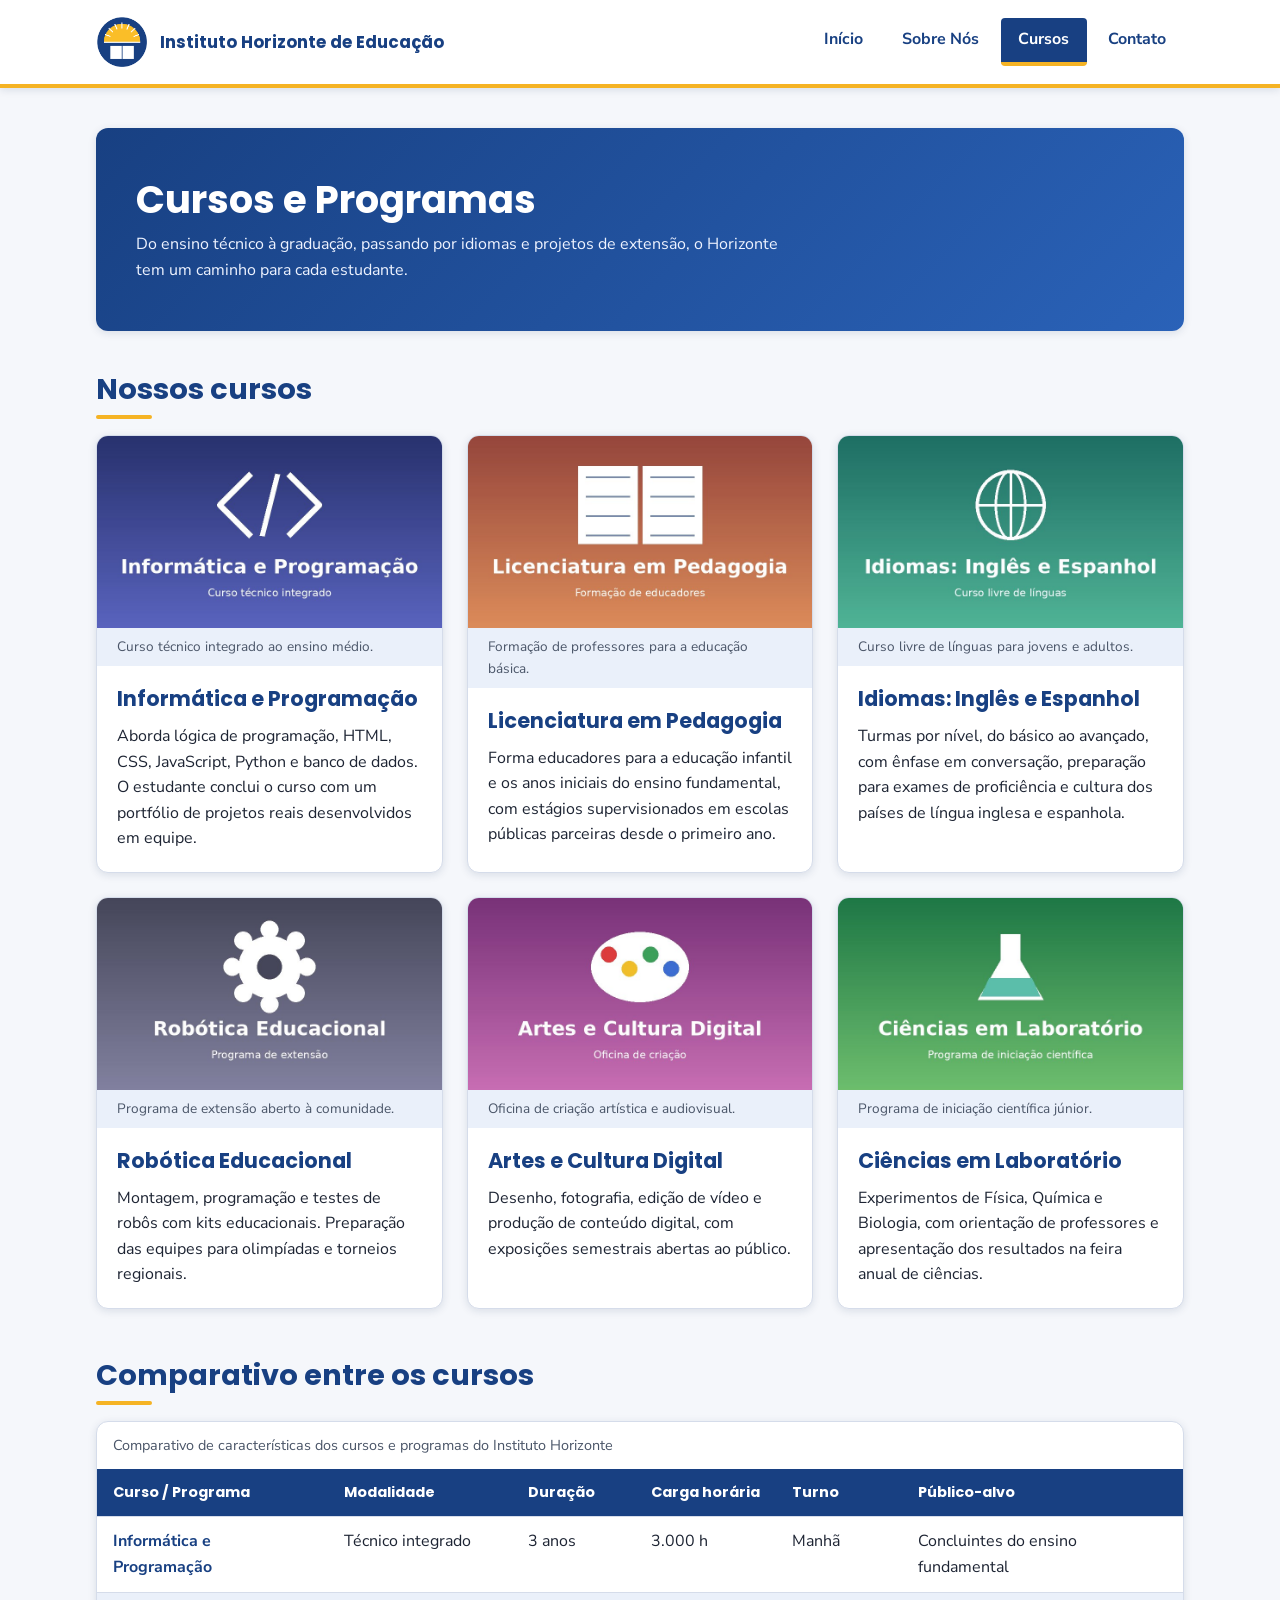
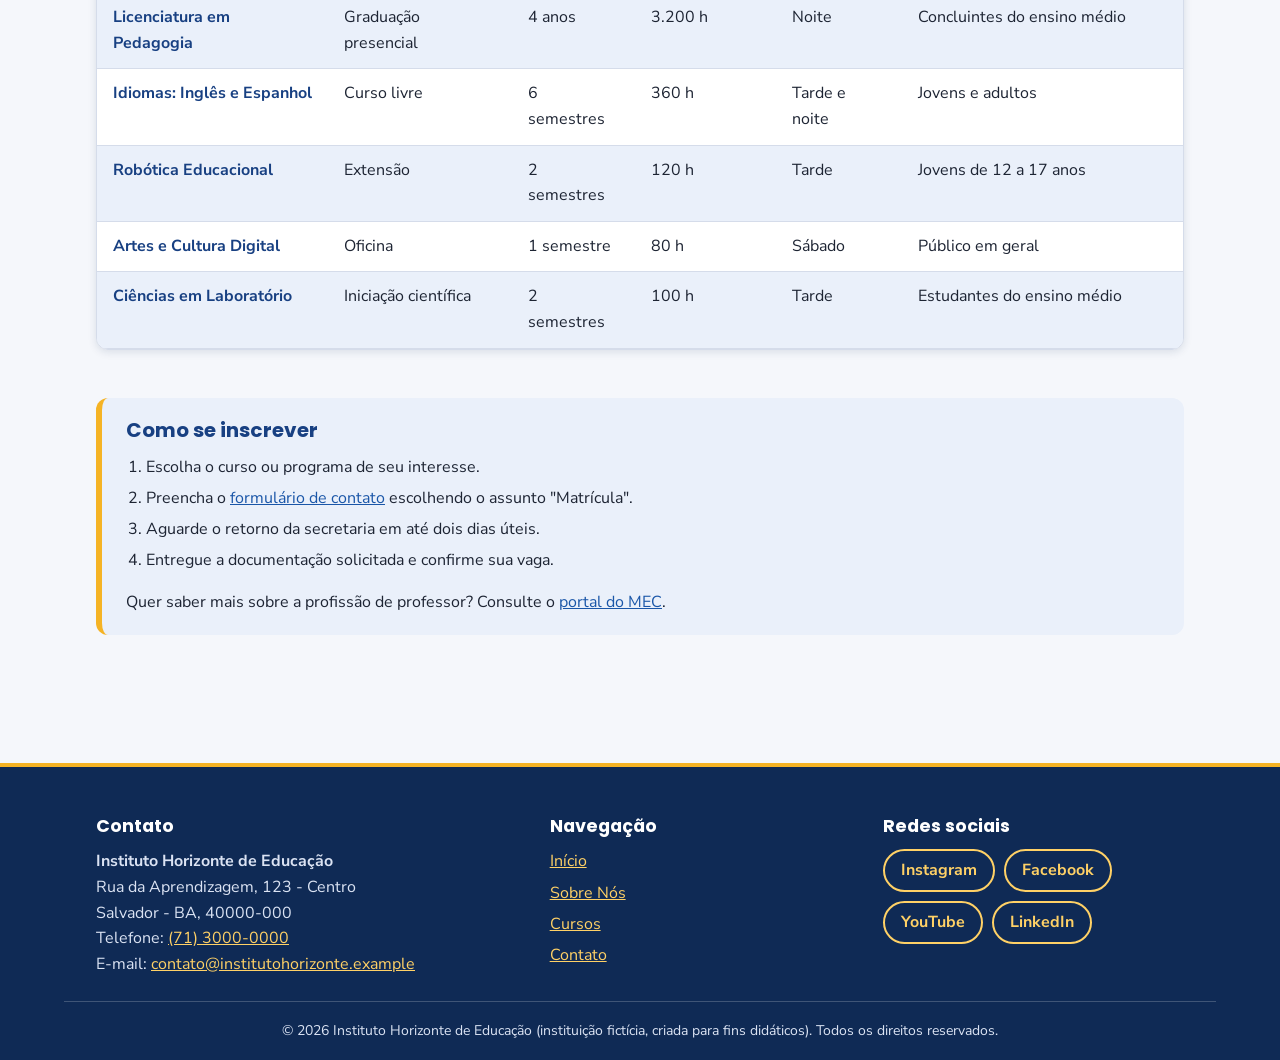
<file: site2/cursos.html>
<!DOCTYPE html>
<html lang="pt-BR">
<head>
  <meta charset="UTF-8">
  <meta name="viewport" content="width=device-width, initial-scale=1.0">
  <meta name="description" content="Cursos e programas do Instituto Horizonte de Educação: Informática, Pedagogia, Idiomas, Robótica, Artes e Ciências.">
  <meta name="color-scheme" content="light dark">
  <meta name="theme-color" content="#184082">
  <title>Cursos e Programas - Instituto Horizonte de Educação</title>

  <!-- Fontes do Google Fonts: Poppins (títulos) e Nunito Sans (texto) -->
  <link rel="preconnect" href="https://fonts.googleapis.com">
  <link rel="preconnect" href="https://fonts.gstatic.com" crossorigin>
  <link rel="stylesheet" href="https://fonts.googleapis.com/css2?family=Nunito+Sans:wght@400;600;700&amp;family=Poppins:wght@600;700&amp;display=swap">

  <!-- Folhas de estilo do projeto -->
  <link rel="stylesheet" href="css/style.css">
  <link rel="stylesheet" href="css/responsive.css">
</head>
<body>

  <!-- Link de salto: permite que usuários de teclado e leitores de tela pulem o menu -->
  <a class="skip-link" href="#conteudo-principal" title="Pular direto para o conteúdo principal">Pular para o conteúdo principal</a>

  <!-- ===== CABEÇALHO: logo e menu de navegação ===== -->
  <header class="site-header">
    <div class="site-header__inner">

      <div class="brand">
        <a class="brand__link" href="index.html" title="Ir para a página inicial do Instituto Horizonte">
          <img class="brand__logo" src="images/logo.png" alt="Logotipo do Instituto Horizonte: sol amarelo nascendo sobre um livro aberto, em círculo azul" width="80" height="80">
        </a>
        <p class="brand__name">Instituto Horizonte de Educação</p>
      </div>

      <!-- Menu hambúrguer (somente CSS): o checkbox controla a abertura do menu no mobile -->
      <input class="nav-toggle__input" type="checkbox" id="menu-toggle" title="Abrir ou fechar o menu">
      <label class="nav-toggle__button" for="menu-toggle">
        <span class="nav-toggle__bar"></span>
        <span class="nav-toggle__bar"></span>
        <span class="nav-toggle__bar"></span>
        <span class="visually-hidden">Abrir ou fechar o menu de navegação</span>
      </label>

      <nav class="nav" aria-label="Menu principal">
        <ul class="nav__list">
          <li><a class="nav__link" href="index.html" title="Página inicial">Início</a></li>
          <li><a class="nav__link" href="sobre.html" title="Conheça nossa história, equipe e estrutura">Sobre Nós</a></li>
          <li><a class="nav__link" href="cursos.html" title="Veja todos os cursos e programas" aria-current="page">Cursos</a></li>
          <li><a class="nav__link" href="contato.html" title="Fale com a gente">Contato</a></li>
        </ul>
      </nav>

    </div>
  </header>

  <!-- ===== CONTEÚDO PRINCIPAL ===== -->
  <main class="site-main" id="conteudo-principal">

    <div class="page-header">
      <h1 class="page-title">Cursos e Programas</h1>
      <p class="page-header__lead">
        Do ensino técnico à graduação, passando por idiomas e projetos de
        extensão, o Horizonte tem um caminho para cada estudante.
      </p>
    </div>

    <!-- Lista de cursos e programas (6 itens) -->
    <section class="section" aria-labelledby="titulo-lista">
      <h2 class="section__title" id="titulo-lista">Nossos cursos</h2>

      <div class="card-grid">
        <article class="card" id="informatica">
          <figure class="card__media">
            <img src="images/curso-informatica.jpg" alt="Ilustração de símbolos de código sobre fundo azul-arroxeado, representando o curso de Informática e Programação" width="800" height="450">
            <figcaption class="card__caption">Curso técnico integrado ao ensino médio.</figcaption>
          </figure>
          <div class="card__body">
            <h3 class="card__title">Informática e Programação</h3>
            <p>Aborda lógica de programação, HTML, CSS, JavaScript, Python e banco de dados. O estudante conclui o curso com um portfólio de projetos reais desenvolvidos em equipe.</p>
          </div>
        </article>

        <article class="card" id="pedagogia">
          <figure class="card__media">
            <img src="images/curso-pedagogia.jpg" alt="Ilustração de um livro aberto sobre fundo terracota, representando o curso de Licenciatura em Pedagogia" width="800" height="450">
            <figcaption class="card__caption">Formação de professores para a educação básica.</figcaption>
          </figure>
          <div class="card__body">
            <h3 class="card__title">Licenciatura em Pedagogia</h3>
            <p>Forma educadores para a educação infantil e os anos iniciais do ensino fundamental, com estágios supervisionados em escolas públicas parceiras desde o primeiro ano.</p>
          </div>
        </article>

        <article class="card" id="idiomas">
          <figure class="card__media">
            <img src="images/curso-ingles.jpg" alt="Ilustração de um globo terrestre sobre fundo verde, representando o curso livre de Idiomas" width="800" height="450">
            <figcaption class="card__caption">Curso livre de línguas para jovens e adultos.</figcaption>
          </figure>
          <div class="card__body">
            <h3 class="card__title">Idiomas: Inglês e Espanhol</h3>
            <p>Turmas por nível, do básico ao avançado, com ênfase em conversação, preparação para exames de proficiência e cultura dos países de língua inglesa e espanhola.</p>
          </div>
        </article>

        <article class="card" id="robotica">
          <figure class="card__media">
            <img src="images/curso-robotica.jpg" alt="Ilustração de uma engrenagem branca sobre fundo cinza-azulado, representando o programa de Robótica Educacional" width="800" height="450">
            <figcaption class="card__caption">Programa de extensão aberto à comunidade.</figcaption>
          </figure>
          <div class="card__body">
            <h3 class="card__title">Robótica Educacional</h3>
            <p>Montagem, programação e testes de robôs com kits educacionais. Preparação das equipes para olimpíadas e torneios regionais.</p>
          </div>
        </article>

        <article class="card" id="artes">
          <figure class="card__media">
            <img src="images/curso-artes.jpg" alt="Ilustração de uma paleta de tintas coloridas sobre fundo roxo, representando a oficina de Artes e Cultura Digital" width="800" height="450">
            <figcaption class="card__caption">Oficina de criação artística e audiovisual.</figcaption>
          </figure>
          <div class="card__body">
            <h3 class="card__title">Artes e Cultura Digital</h3>
            <p>Desenho, fotografia, edição de vídeo e produção de conteúdo digital, com exposições semestrais abertas ao público.</p>
          </div>
        </article>

        <article class="card" id="ciencias">
          <figure class="card__media">
            <img src="images/curso-ciencias.jpg" alt="Ilustração de um frasco de laboratório com líquido verde sobre fundo verde, representando o programa de Ciências" width="800" height="450">
            <figcaption class="card__caption">Programa de iniciação científica júnior.</figcaption>
          </figure>
          <div class="card__body">
            <h3 class="card__title">Ciências em Laboratório</h3>
            <p>Experimentos de Física, Química e Biologia, com orientação de professores e apresentação dos resultados na feira anual de ciências.</p>
          </div>
        </article>
      </div>
    </section>

    <!-- Tabela comparativa de características dos cursos (6 colunas x 7 linhas) -->
    <section class="section" aria-labelledby="titulo-comparativo">
      <h2 class="section__title" id="titulo-comparativo">Comparativo entre os cursos</h2>
      <p class="table-hint">Deslize a tabela para o lado para ver todas as colunas.</p>

      <!-- O wrapper permite rolagem horizontal da tabela em telas pequenas -->
      <div class="table-wrapper" role="region" aria-labelledby="titulo-comparativo" tabindex="0">
        <table class="data-table">
          <caption>Comparativo de características dos cursos e programas do Instituto Horizonte</caption>
          <thead>
            <tr>
              <th scope="col">Curso / Programa</th>
              <th scope="col">Modalidade</th>
              <th scope="col">Duração</th>
              <th scope="col">Carga horária</th>
              <th scope="col">Turno</th>
              <th scope="col">Público-alvo</th>
            </tr>
          </thead>
          <tbody>
                  <tr>
                    <th scope="row">Informática e Programação</th>
                    <td>Técnico integrado</td>
                    <td>3 anos</td>
                    <td>3.000 h</td>
                    <td>Manhã</td>
                    <td>Concluintes do ensino fundamental</td>
                  </tr>
                  <tr>
                    <th scope="row">Licenciatura em Pedagogia</th>
                    <td>Graduação presencial</td>
                    <td>4 anos</td>
                    <td>3.200 h</td>
                    <td>Noite</td>
                    <td>Concluintes do ensino médio</td>
                  </tr>
                  <tr>
                    <th scope="row">Idiomas: Inglês e Espanhol</th>
                    <td>Curso livre</td>
                    <td>6 semestres</td>
                    <td>360 h</td>
                    <td>Tarde e noite</td>
                    <td>Jovens e adultos</td>
                  </tr>
                  <tr>
                    <th scope="row">Robótica Educacional</th>
                    <td>Extensão</td>
                    <td>2 semestres</td>
                    <td>120 h</td>
                    <td>Tarde</td>
                    <td>Jovens de 12 a 17 anos</td>
                  </tr>
                  <tr>
                    <th scope="row">Artes e Cultura Digital</th>
                    <td>Oficina</td>
                    <td>1 semestre</td>
                    <td>80 h</td>
                    <td>Sábado</td>
                    <td>Público em geral</td>
                  </tr>
                  <tr>
                    <th scope="row">Ciências em Laboratório</th>
                    <td>Iniciação científica</td>
                    <td>2 semestres</td>
                    <td>100 h</td>
                    <td>Tarde</td>
                    <td>Estudantes do ensino médio</td>
                  </tr>
          </tbody>
        </table>
      </div>
    </section>

    <!-- Conteúdo complementar -->
    <aside class="aside-box" aria-labelledby="titulo-inscricao">
      <h2 class="aside-box__title" id="titulo-inscricao">Como se inscrever</h2>
      <ol>
        <li>Escolha o curso ou programa de seu interesse.</li>
        <li>Preencha o <a href="contato.html" title="Ir para o formulário de contato">formulário de contato</a> escolhendo o assunto "Matrícula".</li>
        <li>Aguarde o retorno da secretaria em até dois dias úteis.</li>
        <li>Entregue a documentação solicitada e confirme sua vaga.</li>
      </ol>
      <p>
        Quer saber mais sobre a profissão de professor?
        Consulte o
        <a href="https://www.gov.br/mec/pt-br" target="_blank" rel="noopener noreferrer" title="Site do Ministério da Educação (abre em nova aba)">portal do MEC</a>.
      </p>
    </aside>

  </main>

  <!-- ===== RODAPÉ: contato, navegação e redes sociais ===== -->
  <footer class="site-footer">
    <div class="site-footer__inner">

      <div class="footer-col">
        <h2 class="footer-col__title">Contato</h2>
        <address>
          <strong>Instituto Horizonte de Educação</strong><br>
          Rua da Aprendizagem, 123 - Centro<br>
          Salvador - BA, 40000-000<br>
          Telefone: <a href="tel:+557130000000" title="Ligar para o Instituto">(71) 3000-0000</a><br>
          E-mail: <a href="mailto:contato@institutohorizonte.example" title="Enviar e-mail ao Instituto">contato@institutohorizonte.example</a>
        </address>
      </div>

      <div class="footer-col">
        <h2 class="footer-col__title">Navegação</h2>
        <nav aria-label="Menu do rodapé">
          <ul class="footer-nav">
            <li><a href="index.html" title="Página inicial">Início</a></li>
            <li><a href="sobre.html" title="Conheça nossa história, equipe e estrutura">Sobre Nós</a></li>
            <li><a href="cursos.html" title="Veja todos os cursos e programas">Cursos</a></li>
            <li><a href="contato.html" title="Fale com a gente">Contato</a></li>
          </ul>
        </nav>
      </div>

      <div class="footer-col">
        <h2 class="footer-col__title">Redes sociais</h2>
        <ul class="social">
          <li><a class="social__link" href="https://www.instagram.com/" target="_blank" rel="noopener noreferrer" title="Instagram do Instituto (abre em nova aba)">Instagram</a></li>
          <li><a class="social__link" href="https://www.facebook.com/" target="_blank" rel="noopener noreferrer" title="Facebook do Instituto (abre em nova aba)">Facebook</a></li>
          <li><a class="social__link" href="https://www.youtube.com/" target="_blank" rel="noopener noreferrer" title="Canal do Instituto no YouTube (abre em nova aba)">YouTube</a></li>
          <li><a class="social__link" href="https://www.linkedin.com/" target="_blank" rel="noopener noreferrer" title="LinkedIn do Instituto (abre em nova aba)">LinkedIn</a></li>
        </ul>
      </div>

    </div>

    <!-- Copyright -->
    <div class="site-footer__bottom">
      <p><small>&copy; 2026 Instituto Horizonte de Educação (instituição fictícia, criada para fins didáticos). Todos os direitos reservados.</small></p>
    </div>
  </footer>

</body>
</html>
</file>
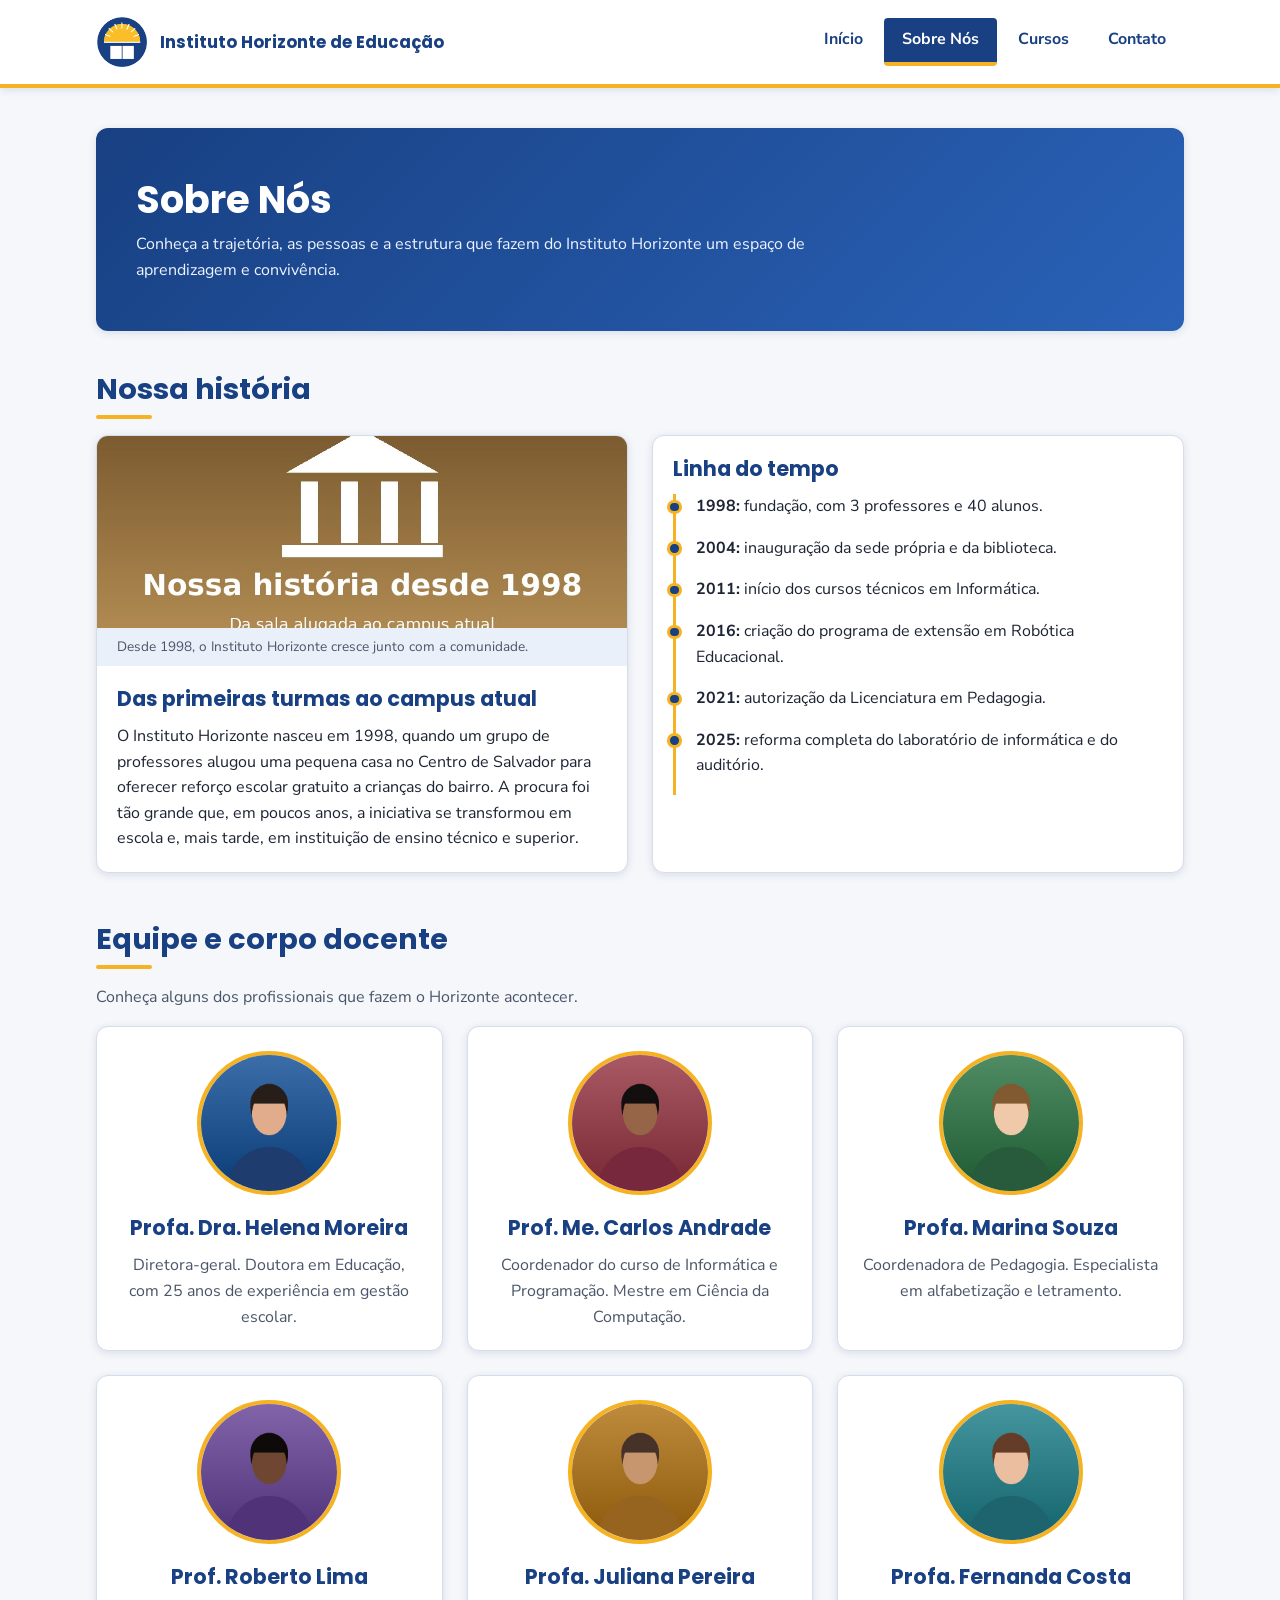
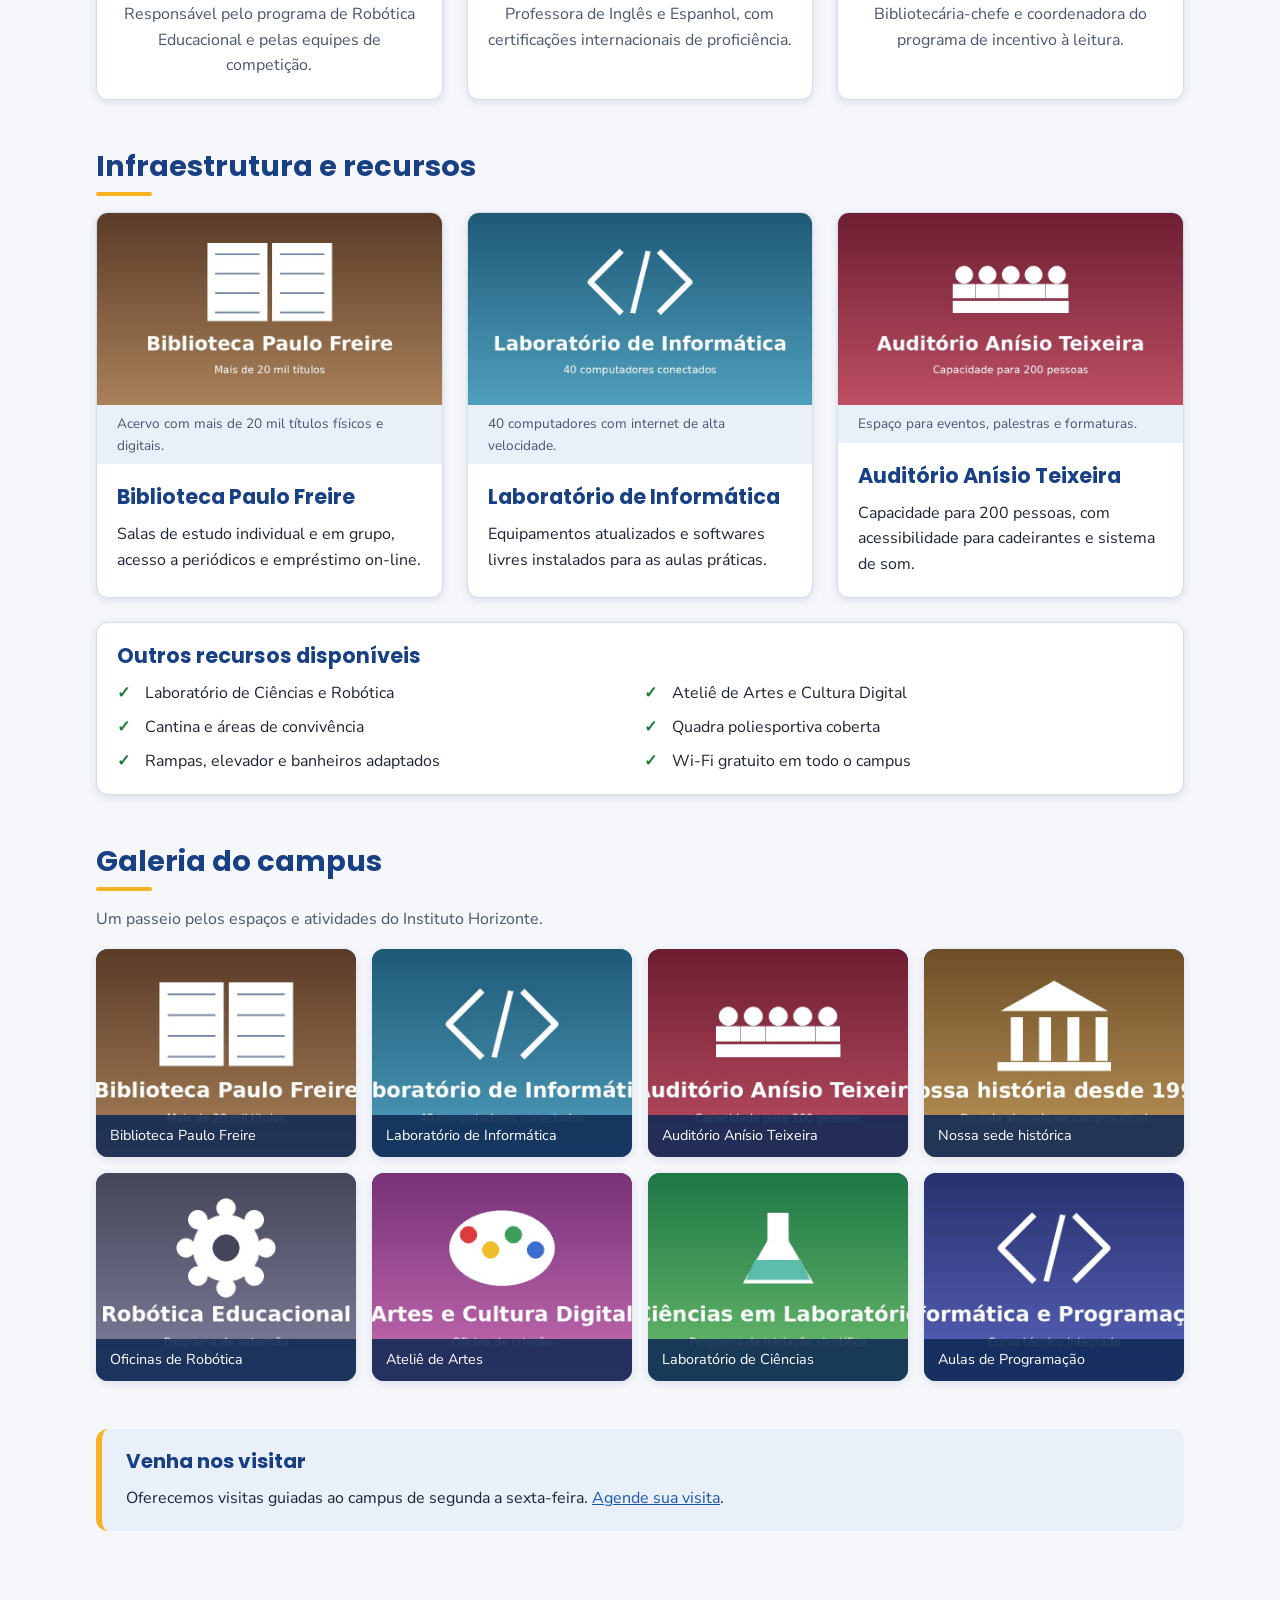
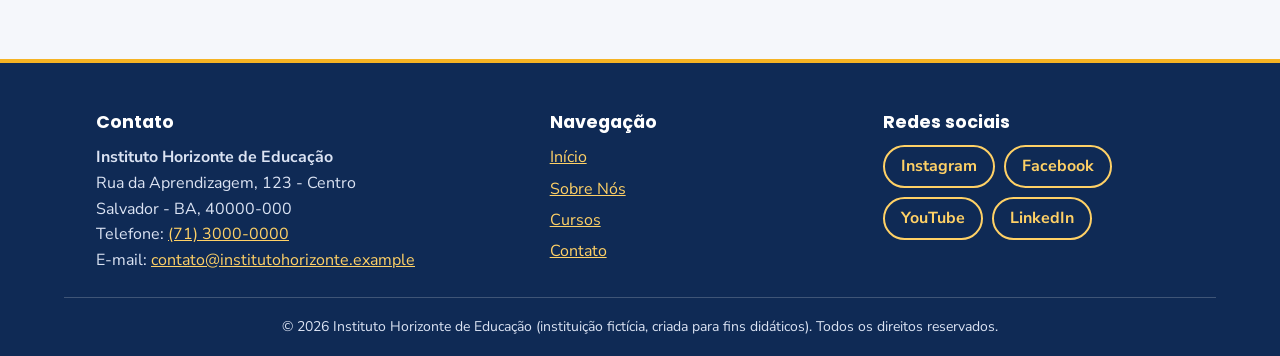
<file: site2/sobre.html>
<!DOCTYPE html>
<html lang="pt-BR">
<head>
  <meta charset="UTF-8">
  <meta name="viewport" content="width=device-width, initial-scale=1.0">
  <meta name="description" content="Conheça a história, o corpo docente e a infraestrutura do Instituto Horizonte de Educação.">
  <meta name="color-scheme" content="light dark">
  <meta name="theme-color" content="#184082">
  <title>Sobre Nós - Instituto Horizonte de Educação</title>

  <!-- Fontes do Google Fonts: Poppins (títulos) e Nunito Sans (texto) -->
  <link rel="preconnect" href="https://fonts.googleapis.com">
  <link rel="preconnect" href="https://fonts.gstatic.com" crossorigin>
  <link rel="stylesheet" href="https://fonts.googleapis.com/css2?family=Nunito+Sans:wght@400;600;700&amp;family=Poppins:wght@600;700&amp;display=swap">

  <!-- Folhas de estilo do projeto -->
  <link rel="stylesheet" href="css/style.css">
  <link rel="stylesheet" href="css/responsive.css">
</head>
<body>

  <!-- Link de salto: permite que usuários de teclado e leitores de tela pulem o menu -->
  <a class="skip-link" href="#conteudo-principal" title="Pular direto para o conteúdo principal">Pular para o conteúdo principal</a>

  <!-- ===== CABEÇALHO: logo e menu de navegação ===== -->
  <header class="site-header">
    <div class="site-header__inner">

      <div class="brand">
        <a class="brand__link" href="index.html" title="Ir para a página inicial do Instituto Horizonte">
          <img class="brand__logo" src="images/logo.png" alt="Logotipo do Instituto Horizonte: sol amarelo nascendo sobre um livro aberto, em círculo azul" width="80" height="80">
        </a>
        <p class="brand__name">Instituto Horizonte de Educação</p>
      </div>

      <!-- Menu hambúrguer (somente CSS): o checkbox controla a abertura do menu no mobile -->
      <input class="nav-toggle__input" type="checkbox" id="menu-toggle" title="Abrir ou fechar o menu">
      <label class="nav-toggle__button" for="menu-toggle">
        <span class="nav-toggle__bar"></span>
        <span class="nav-toggle__bar"></span>
        <span class="nav-toggle__bar"></span>
        <span class="visually-hidden">Abrir ou fechar o menu de navegação</span>
      </label>

      <nav class="nav" aria-label="Menu principal">
        <ul class="nav__list">
          <li><a class="nav__link" href="index.html" title="Página inicial">Início</a></li>
          <li><a class="nav__link" href="sobre.html" title="Conheça nossa história, equipe e estrutura" aria-current="page">Sobre Nós</a></li>
          <li><a class="nav__link" href="cursos.html" title="Veja todos os cursos e programas">Cursos</a></li>
          <li><a class="nav__link" href="contato.html" title="Fale com a gente">Contato</a></li>
        </ul>
      </nav>

    </div>
  </header>

  <!-- ===== CONTEÚDO PRINCIPAL ===== -->
  <main class="site-main" id="conteudo-principal">

    <div class="page-header">
      <h1 class="page-title">Sobre Nós</h1>
      <p class="page-header__lead">
        Conheça a trajetória, as pessoas e a estrutura que fazem do Instituto
        Horizonte um espaço de aprendizagem e convivência.
      </p>
    </div>

    <!-- História da instituição -->
    <section class="section" aria-labelledby="titulo-historia">
      <h2 class="section__title" id="titulo-historia">Nossa história</h2>

      <div class="split">
        <article class="card">
          <figure class="card__media">
            <img src="images/historia.jpg" alt="Ilustração de um prédio com frontão triangular e colunas, representando a sede histórica do Instituto Horizonte" width="900" height="500">
            <figcaption class="card__caption">Desde 1998, o Instituto Horizonte cresce junto com a comunidade.</figcaption>
          </figure>
          <div class="card__body">
            <h3 class="card__title">Das primeiras turmas ao campus atual</h3>
            <p>
              O Instituto Horizonte nasceu em 1998, quando um grupo de professores
              alugou uma pequena casa no Centro de Salvador para oferecer reforço
              escolar gratuito a crianças do bairro. A procura foi tão grande que,
              em poucos anos, a iniciativa se transformou em escola e, mais tarde,
              em instituição de ensino técnico e superior.
            </p>
          </div>
        </article>

        <article class="card">
          <div class="card__body">
            <h3 class="card__title">Linha do tempo</h3>
            <ol class="timeline">
              <li><strong>1998:</strong> fundação, com 3 professores e 40 alunos.</li>
              <li><strong>2004:</strong> inauguração da sede própria e da biblioteca.</li>
              <li><strong>2011:</strong> início dos cursos técnicos em Informática.</li>
              <li><strong>2016:</strong> criação do programa de extensão em Robótica Educacional.</li>
              <li><strong>2021:</strong> autorização da Licenciatura em Pedagogia.</li>
              <li><strong>2025:</strong> reforma completa do laboratório de informática e do auditório.</li>
            </ol>
          </div>
        </article>
      </div>
    </section>

    <!-- Equipe e corpo docente (6 membros) -->
    <section class="section" aria-labelledby="titulo-equipe">
      <h2 class="section__title" id="titulo-equipe">Equipe e corpo docente</h2>
      <p class="section__intro">Conheça alguns dos profissionais que fazem o Horizonte acontecer.</p>

      <div class="card-grid">
        <article class="card card--person">
          <figure class="card__media">
            <img src="images/docente-1.jpg" alt="Retrato ilustrado de Helena Moreira, de cabelo escuro e camisa azul" width="400" height="400">
            <figcaption class="visually-hidden">Helena Moreira</figcaption>
          </figure>
          <div class="card__body">
            <h3 class="card__title">Profa. Dra. Helena Moreira</h3>
            <p class="card__role">Diretora-geral. Doutora em Educação, com 25 anos de experiência em gestão escolar.</p>
          </div>
        </article>

        <article class="card card--person">
          <figure class="card__media">
            <img src="images/docente-2.jpg" alt="Retrato ilustrado de Carlos Andrade, de pele morena, cabelo preto e camisa vinho" width="400" height="400">
            <figcaption class="visually-hidden">Carlos Andrade</figcaption>
          </figure>
          <div class="card__body">
            <h3 class="card__title">Prof. Me. Carlos Andrade</h3>
            <p class="card__role">Coordenador do curso de Informática e Programação. Mestre em Ciência da Computação.</p>
          </div>
        </article>

        <article class="card card--person">
          <figure class="card__media">
            <img src="images/docente-3.jpg" alt="Retrato ilustrado de Marina Souza, de cabelo castanho e camisa verde" width="400" height="400">
            <figcaption class="visually-hidden">Marina Souza</figcaption>
          </figure>
          <div class="card__body">
            <h3 class="card__title">Profa. Marina Souza</h3>
            <p class="card__role">Coordenadora de Pedagogia. Especialista em alfabetização e letramento.</p>
          </div>
        </article>

        <article class="card card--person">
          <figure class="card__media">
            <img src="images/docente-4.jpg" alt="Retrato ilustrado de Roberto Lima, de pele escura, cabelo preto e camisa roxa" width="400" height="400">
            <figcaption class="visually-hidden">Roberto Lima</figcaption>
          </figure>
          <div class="card__body">
            <h3 class="card__title">Prof. Roberto Lima</h3>
            <p class="card__role">Responsável pelo programa de Robótica Educacional e pelas equipes de competição.</p>
          </div>
        </article>

        <article class="card card--person">
          <figure class="card__media">
            <img src="images/docente-5.jpg" alt="Retrato ilustrado de Juliana Pereira, de cabelo castanho escuro e camisa dourada" width="400" height="400">
            <figcaption class="visually-hidden">Juliana Pereira</figcaption>
          </figure>
          <div class="card__body">
            <h3 class="card__title">Profa. Juliana Pereira</h3>
            <p class="card__role">Professora de Inglês e Espanhol, com certificações internacionais de proficiência.</p>
          </div>
        </article>

        <article class="card card--person">
          <figure class="card__media">
            <img src="images/docente-6.jpg" alt="Retrato ilustrado de Fernanda Costa, de cabelo ruivo e camisa verde-azulada" width="400" height="400">
            <figcaption class="visually-hidden">Fernanda Costa</figcaption>
          </figure>
          <div class="card__body">
            <h3 class="card__title">Profa. Fernanda Costa</h3>
            <p class="card__role">Bibliotecária-chefe e coordenadora do programa de incentivo à leitura.</p>
          </div>
        </article>
      </div>
    </section>

    <!-- Infraestrutura e recursos disponíveis -->
    <section class="section" aria-labelledby="titulo-infra">
      <h2 class="section__title" id="titulo-infra">Infraestrutura e recursos</h2>

      <div class="card-grid card-grid--trio">
        <article class="card">
          <figure class="card__media">
            <img src="images/biblioteca.jpg" alt="Ilustração de um livro aberto sobre fundo marrom, representando a Biblioteca Paulo Freire" width="800" height="450">
            <figcaption class="card__caption">Acervo com mais de 20 mil títulos físicos e digitais.</figcaption>
          </figure>
          <div class="card__body">
            <h3 class="card__title">Biblioteca Paulo Freire</h3>
            <p>Salas de estudo individual e em grupo, acesso a periódicos e empréstimo on-line.</p>
          </div>
        </article>

        <article class="card">
          <figure class="card__media">
            <img src="images/laboratorio.jpg" alt="Ilustração de símbolos de código sobre fundo azul, representando o Laboratório de Informática" width="800" height="450">
            <figcaption class="card__caption">40 computadores com internet de alta velocidade.</figcaption>
          </figure>
          <div class="card__body">
            <h3 class="card__title">Laboratório de Informática</h3>
            <p>Equipamentos atualizados e softwares livres instalados para as aulas práticas.</p>
          </div>
        </article>

        <article class="card">
          <figure class="card__media">
            <img src="images/auditorio.jpg" alt="Ilustração de cinco pessoas sentadas diante de um palco, representando o Auditório Anísio Teixeira" width="800" height="450">
            <figcaption class="card__caption">Espaço para eventos, palestras e formaturas.</figcaption>
          </figure>
          <div class="card__body">
            <h3 class="card__title">Auditório Anísio Teixeira</h3>
            <p>Capacidade para 200 pessoas, com acessibilidade para cadeirantes e sistema de som.</p>
          </div>
        </article>
      </div>

      <article class="card">
        <div class="card__body">
          <h3 class="card__title">Outros recursos disponíveis</h3>
          <ul class="check-list">
            <li>Laboratório de Ciências e Robótica</li>
            <li>Ateliê de Artes e Cultura Digital</li>
            <li>Cantina e áreas de convivência</li>
            <li>Quadra poliesportiva coberta</li>
            <li>Rampas, elevador e banheiros adaptados</li>
            <li>Wi-Fi gratuito em todo o campus</li>
          </ul>
        </div>
      </article>
    </section>

    <!-- Galeria de imagens do campus -->
    <section class="section" aria-labelledby="titulo-galeria">
      <h2 class="section__title" id="titulo-galeria">Galeria do campus</h2>
      <p class="section__intro">Um passeio pelos espaços e atividades do Instituto Horizonte.</p>

      <div class="gallery">
        <figure class="gallery__item">
          <img src="images/biblioteca.jpg" alt="Ilustração de um livro aberto sobre fundo marrom, representando a Biblioteca Paulo Freire" width="800" height="450">
          <figcaption class="gallery__caption">Biblioteca Paulo Freire</figcaption>
        </figure>
        <figure class="gallery__item">
          <img src="images/laboratorio.jpg" alt="Ilustração de símbolos de código sobre fundo azul, representando o Laboratório de Informática" width="800" height="450">
          <figcaption class="gallery__caption">Laboratório de Informática</figcaption>
        </figure>
        <figure class="gallery__item">
          <img src="images/auditorio.jpg" alt="Ilustração de cinco pessoas sentadas diante de um palco, representando o Auditório Anísio Teixeira" width="800" height="450">
          <figcaption class="gallery__caption">Auditório Anísio Teixeira</figcaption>
        </figure>
        <figure class="gallery__item">
          <img src="images/historia.jpg" alt="Ilustração de um prédio com frontão triangular e colunas, representando a sede histórica do Instituto Horizonte" width="900" height="500">
          <figcaption class="gallery__caption">Nossa sede histórica</figcaption>
        </figure>
        <figure class="gallery__item">
          <img src="images/curso-robotica.jpg" alt="Ilustração de uma engrenagem branca sobre fundo cinza-azulado, representando as oficinas de Robótica" width="800" height="450">
          <figcaption class="gallery__caption">Oficinas de Robótica</figcaption>
        </figure>
        <figure class="gallery__item">
          <img src="images/curso-artes.jpg" alt="Ilustração de uma paleta de tintas coloridas sobre fundo roxo, representando o ateliê de Artes e Cultura Digital" width="800" height="450">
          <figcaption class="gallery__caption">Ateliê de Artes</figcaption>
        </figure>
        <figure class="gallery__item">
          <img src="images/curso-ciencias.jpg" alt="Ilustração de um frasco de laboratório com líquido verde sobre fundo verde, representando o Laboratório de Ciências" width="800" height="450">
          <figcaption class="gallery__caption">Laboratório de Ciências</figcaption>
        </figure>
        <figure class="gallery__item">
          <img src="images/curso-informatica.jpg" alt="Ilustração de símbolos de código sobre fundo azul-arroxeado, representando as aulas de Programação" width="800" height="450">
          <figcaption class="gallery__caption">Aulas de Programação</figcaption>
        </figure>
      </div>
    </section>

    <!-- Conteúdo complementar -->
    <aside class="aside-box" aria-labelledby="titulo-visita">
      <h2 class="aside-box__title" id="titulo-visita">Venha nos visitar</h2>
      <p>
        Oferecemos visitas guiadas ao campus de segunda a sexta-feira.
        <a href="contato.html" title="Agende sua visita pela página de contato">Agende sua visita</a>.
      </p>
    </aside>

  </main>

  <!-- ===== RODAPÉ: contato, navegação e redes sociais ===== -->
  <footer class="site-footer">
    <div class="site-footer__inner">

      <div class="footer-col">
        <h2 class="footer-col__title">Contato</h2>
        <address>
          <strong>Instituto Horizonte de Educação</strong><br>
          Rua da Aprendizagem, 123 - Centro<br>
          Salvador - BA, 40000-000<br>
          Telefone: <a href="tel:+557130000000" title="Ligar para o Instituto">(71) 3000-0000</a><br>
          E-mail: <a href="mailto:contato@institutohorizonte.example" title="Enviar e-mail ao Instituto">contato@institutohorizonte.example</a>
        </address>
      </div>

      <div class="footer-col">
        <h2 class="footer-col__title">Navegação</h2>
        <nav aria-label="Menu do rodapé">
          <ul class="footer-nav">
            <li><a href="index.html" title="Página inicial">Início</a></li>
            <li><a href="sobre.html" title="Conheça nossa história, equipe e estrutura">Sobre Nós</a></li>
            <li><a href="cursos.html" title="Veja todos os cursos e programas">Cursos</a></li>
            <li><a href="contato.html" title="Fale com a gente">Contato</a></li>
          </ul>
        </nav>
      </div>

      <div class="footer-col">
        <h2 class="footer-col__title">Redes sociais</h2>
        <ul class="social">
          <li><a class="social__link" href="https://www.instagram.com/" target="_blank" rel="noopener noreferrer" title="Instagram do Instituto (abre em nova aba)">Instagram</a></li>
          <li><a class="social__link" href="https://www.facebook.com/" target="_blank" rel="noopener noreferrer" title="Facebook do Instituto (abre em nova aba)">Facebook</a></li>
          <li><a class="social__link" href="https://www.youtube.com/" target="_blank" rel="noopener noreferrer" title="Canal do Instituto no YouTube (abre em nova aba)">YouTube</a></li>
          <li><a class="social__link" href="https://www.linkedin.com/" target="_blank" rel="noopener noreferrer" title="LinkedIn do Instituto (abre em nova aba)">LinkedIn</a></li>
        </ul>
      </div>

    </div>

    <!-- Copyright -->
    <div class="site-footer__bottom">
      <p><small>&copy; 2026 Instituto Horizonte de Educação (instituição fictícia, criada para fins didáticos). Todos os direitos reservados.</small></p>
    </div>
  </footer>

</body>
</html>
</file>
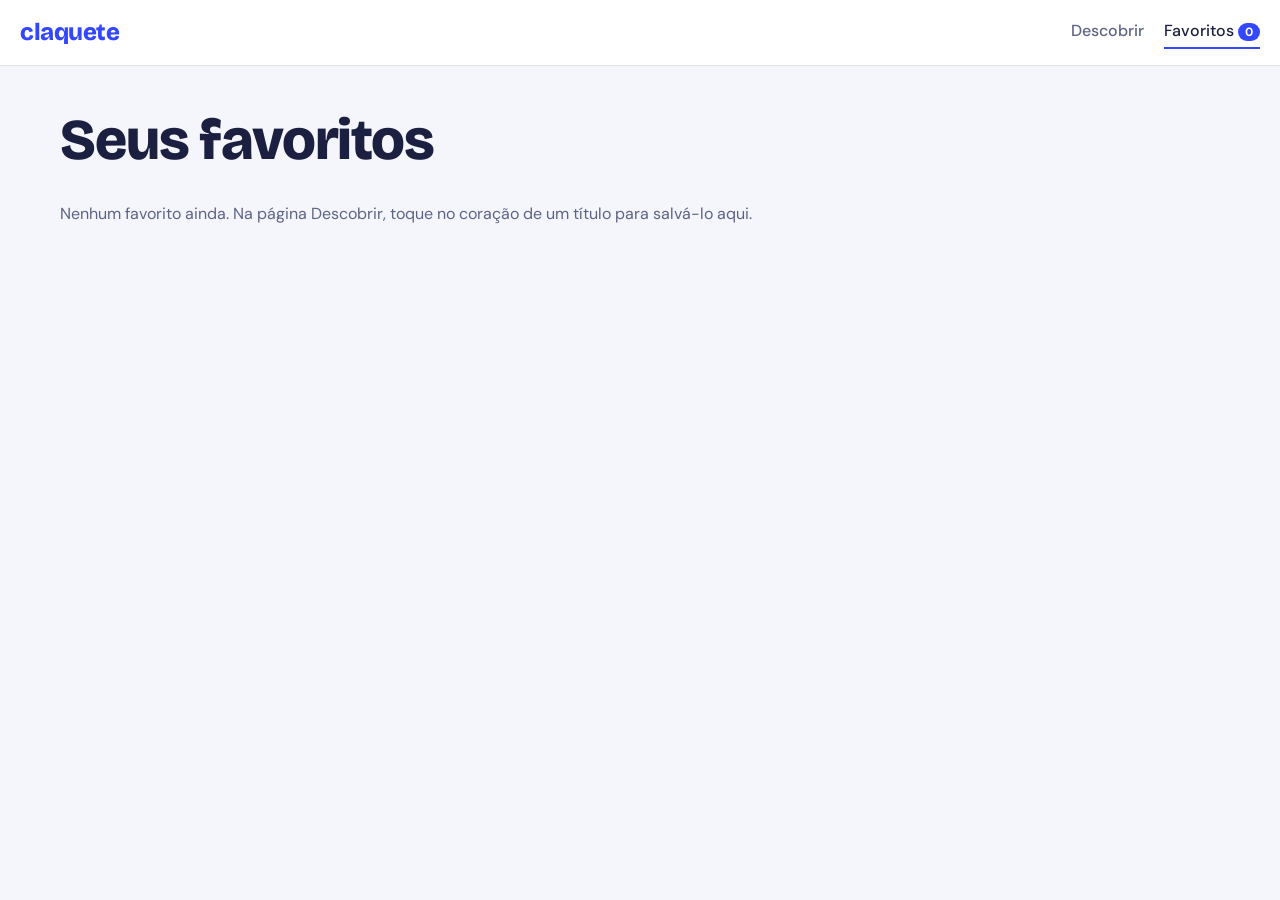
<file: site3/favoritos.html>
<!DOCTYPE html>
<html lang="pt-BR">
<head>
  <meta charset="UTF-8">
  <meta name="viewport" content="width=device-width, initial-scale=1">
  <title>Favoritos | Claquete</title>
  <link rel="icon" href="data:,">
  <link rel="preconnect" href="https://fonts.googleapis.com">
  <link rel="preconnect" href="https://fonts.gstatic.com" crossorigin>
  <link href="https://fonts.googleapis.com/css2?family=Bricolage+Grotesque:opsz,wght@12..96,500;12..96,800&family=DM+Sans:wght@400;500;700&display=swap" rel="stylesheet">
  <link rel="stylesheet" href="css/style.css">
</head>
<body data-page="favorites">
  <header class="topbar">
    <a class="brand" href="index.html">claquete</a>
    <nav aria-label="Principal">
      <a href="index.html">Descobrir</a>
      <a href="favoritos.html" aria-current="page">Favoritos <span id="fav-count" class="badge">0</span></a>
    </nav>
  </header>

  <main>
    <section class="hero">
      <h1>Seus favoritos</h1>
    </section>
    <p id="status" class="status" role="status" aria-live="polite"></p>
    <ul id="grid" class="grid"></ul>
  </main>

  <dialog id="modal" aria-label="Detalhes do título"></dialog>
  <script type="module" src="js/app.js"></script>
</body>
</html>
</file>
<file: site2/css/style.css>
/* ==========================================================================
   Instituto Horizonte de Educação - Folha de estilos principal
   Abordagem: mobile first (estilos base valem para telas pequenas).
   Os ajustes para tablet e desktop ficam em responsive.css.

   Índice
    1. Variáveis (design tokens) e modo escuro
    2. Reset e base
    3. Tipografia
    4. Acessibilidade (foco, link de salto, texto oculto)
    5. Cabeçalho e navegação (menu hambúrguer)
    6. Layout principal e seções
    7. Botões
    8. Hero e cabeçalho de página
    9. Cards e grids
   10. Linha do tempo e listas
   11. Galeria de imagens
   12. Tabela
   13. Formulário
   14. Mapa e blocos de destaque (aside)
   15. Rodapé
   16. Animações

   Convenções: nomes de classe seguem o padrão bloco__elemento--modificador
   e as propriedades de cada regra estão em ordem alfabética.
   ========================================================================== */


/* ==========================================================================
   1. VARIÁVEIS (DESIGN TOKENS) E MODO ESCURO
   Paleta principal: azul-marinho, amarelo, branco/cinza-claro e texto escuro.
   Todos os pares texto/fundo foram pensados para contraste WCAG AA (4,5:1).
   ========================================================================== */
:root {
  --color-accent: #f5b324;
  --color-accent-hover: #ffc83d;
  --color-bg: #f5f7fb;
  --color-border: #d5dcea;
  --color-brand: #184082;
  --color-brand-light: #2a62b8;
  --color-error: #b3261e;
  --color-error-bg: #fdecea;
  --color-focus: #184082;
  --color-footer-bg: #0f2a55;
  --color-footer-text: #dbe3f3;
  --color-header-bg: #ffffff;
  --color-heading: #184082;
  --color-input-border: #6b7a94;
  --color-link: #1a56a8;
  --color-link-hover: #123c7a;
  --color-muted: #4a5568;
  --color-on-accent: #1d2433;
  --color-row-hover: #fff3d0;
  --color-success: #1e7a3e;
  --color-surface: #ffffff;
  --color-surface-alt: #eaf0fa;
  --color-text: #1d2433;
  --font-body: "Nunito Sans", "Segoe UI", Arial, sans-serif;
  --font-heading: "Poppins", "Segoe UI", Arial, sans-serif;
  --max-width: 72rem;
  --radius: 0.75rem;
  --shadow: 0 2px 8px rgba(15, 42, 85, 0.12);
  --shadow-hover: 0 10px 24px rgba(15, 42, 85, 0.2);
}

/* Modo escuro: segue a preferência do sistema operacional do usuário */
@media (prefers-color-scheme: dark) {
  :root {
    --color-bg: #0e1524;
    --color-border: #2c3a57;
    --color-brand: #1f4a8f;
    --color-brand-light: #2b5fb3;
    --color-error: #ff8a80;
    --color-error-bg: #3a1f26;
    --color-focus: #ffd166;
    --color-footer-bg: #080f1d;
    --color-footer-text: #cbd5e8;
    --color-header-bg: #121b30;
    --color-heading: #e3ecff;
    --color-input-border: #8a99b5;
    --color-link: #8fbaff;
    --color-link-hover: #c1d9ff;
    --color-muted: #aab4c8;
    --color-row-hover: #2b3a5c;
    --color-success: #6fdc8c;
    --color-surface: #172136;
    --color-surface-alt: #1f2c47;
    --color-text: #e6ebf5;
    --shadow: 0 2px 8px rgba(0, 0, 0, 0.45);
    --shadow-hover: 0 10px 24px rgba(0, 0, 0, 0.6);
  }

  /* Suaviza o brilho das imagens para não ofuscar no tema escuro */
  .card__media img,
  .gallery__item img,
  .hero__media img {
    filter: brightness(0.9);
  }
}


/* ==========================================================================
   2. RESET E BASE
   ========================================================================== */
*,
*::before,
*::after {
  box-sizing: border-box;
}

html {
  font-size: 100%;
  scroll-padding-top: 6rem;
}

body {
  background: var(--color-bg);
  color: var(--color-text);
  font-family: var(--font-body);
  line-height: 1.6;
  margin: 0;
}

/* Imagens e iframes responsivos */
img,
iframe {
  display: block;
  height: auto;
  max-width: 100%;
}

figure {
  margin: 0;
}

address {
  font-style: normal;
}


/* ==========================================================================
   3. TIPOGRAFIA
   Hierarquia: Poppins (títulos) e Nunito Sans (texto), tamanhos em rem.
   ========================================================================== */
h1,
h2,
h3 {
  color: var(--color-heading);
  font-family: var(--font-heading);
  line-height: 1.25;
  margin: 0 0 0.75rem;
}

h1 {
  font-size: 1.9rem;
}

h2 {
  font-size: 1.5rem;
}

h3 {
  font-size: 1.2rem;
}

p {
  margin: 0 0 1rem;
}

ul,
ol {
  margin: 0 0 1rem;
  padding-left: 1.25rem;
}

li {
  margin-bottom: 0.35rem;
}

a {
  color: var(--color-link);
  text-decoration: underline;
  transition: color 0.2s ease;
}

a:hover {
  color: var(--color-link-hover);
  text-decoration-thickness: 2px;
}

small {
  font-size: 0.875rem;
}


/* ==========================================================================
   4. ACESSIBILIDADE
   ========================================================================== */
/* Indicador de foco visível para navegação por teclado */
a:focus,
button:focus,
select:focus,
textarea:focus,
input:focus,
.table-wrapper:focus {
  outline: 3px solid var(--color-focus);
  outline-offset: 2px;
}

/* Link de salto: aparece somente quando recebe foco */
.skip-link {
  background: var(--color-accent);
  border-radius: 0 0 0.5rem 0.5rem;
  color: var(--color-on-accent);
  font-weight: 700;
  left: 1rem;
  padding: 0.75rem 1rem;
  position: absolute;
  top: -5rem;
  transition: top 0.2s ease;
  z-index: 100;
}

.skip-link:focus {
  color: var(--color-on-accent);
  top: 0;
}

/* Texto disponível apenas para leitores de tela */
.visually-hidden {
  border: 0;
  clip-path: inset(50%);
  height: 1px;
  margin: -1px;
  overflow: hidden;
  padding: 0;
  position: absolute;
  white-space: nowrap;
  width: 1px;
}


/* ==========================================================================
   5. CABEÇALHO E NAVEGAÇÃO
   O menu hambúrguer usa apenas CSS: um checkbox (focável pelo teclado)
   controla a abertura do menu em telas menores que 768px.
   ========================================================================== */
.site-header {
  background: var(--color-header-bg);
  border-bottom: 4px solid var(--color-accent);
  box-shadow: var(--shadow);
  position: sticky;
  top: 0;
  z-index: 50;
}

.site-header__inner {
  align-items: center;
  display: flex;
  flex-wrap: wrap;
  justify-content: space-between;
  margin: 0 auto;
  max-width: var(--max-width);
  padding: 0.75rem 1rem;
  position: relative;
}

/* Marca: logo + nome da instituição */
.brand {
  align-items: center;
  display: flex;
  flex: 1;
  gap: 0.75rem;
  min-height: 3.25rem;
  min-width: 0;
  padding-right: 0.75rem;
}

.brand__link {
  display: block;
  flex-shrink: 0;
  line-height: 0;
}

.brand__logo {
  height: 3.25rem;
  width: 3.25rem;
}

.brand__name {
  color: var(--color-heading);
  font-family: var(--font-heading);
  font-size: 0.95rem;
  font-weight: 700;
  line-height: 1.2;
  margin: 0;
}

/* Botão hambúrguer */
.nav-toggle__input {
  cursor: pointer;
  height: 2.75rem;
  margin: 0;
  opacity: 0;
  position: absolute;
  right: 1rem;
  top: 1rem;
  width: 2.75rem;
  z-index: 2;
}

.nav-toggle__button {
  align-items: center;
  border: 2px solid var(--color-input-border);
  border-radius: 0.5rem;
  cursor: pointer;
  display: flex;
  flex-direction: column;
  gap: 0.3rem;
  height: 2.75rem;
  justify-content: center;
  width: 2.75rem;
}

.nav-toggle__bar {
  background: var(--color-heading);
  border-radius: 2px;
  display: block;
  height: 3px;
  transition: opacity 0.25s ease, transform 0.25s ease;
  width: 1.5rem;
}

.nav-toggle__input:focus + .nav-toggle__button {
  outline: 3px solid var(--color-focus);
  outline-offset: 2px;
}

/* Animação do ícone: hambúrguer vira "X" quando o menu está aberto */
.nav-toggle__input:checked + .nav-toggle__button .nav-toggle__bar:nth-child(1) {
  transform: translateY(0.49rem) rotate(45deg);
}

.nav-toggle__input:checked + .nav-toggle__button .nav-toggle__bar:nth-child(2) {
  opacity: 0;
}

.nav-toggle__input:checked + .nav-toggle__button .nav-toggle__bar:nth-child(3) {
  transform: translateY(-0.49rem) rotate(-45deg);
}

/* Menu: fechado por padrão no mobile */
.nav {
  display: none;
  flex-basis: 100%;
  padding-top: 0.75rem;
}

.nav-toggle__input:checked ~ .nav {
  display: block;
}

.nav__list {
  list-style: none;
  margin: 0;
  padding: 0;
}

.nav__list li {
  margin: 0 0 0.25rem;
}

.nav__link {
  border-left: 4px solid transparent;
  border-radius: 0.25rem;
  color: var(--color-heading);
  display: block;
  font-weight: 700;
  padding: 0.75rem 1rem;
  text-decoration: none;
  transition: background-color 0.2s ease, border-color 0.2s ease, color 0.2s ease;
}

/* Estados de hover e foco dos links do menu */
.nav__link:hover,
.nav__link:focus {
  background: var(--color-surface-alt);
  border-left-color: var(--color-accent);
  color: var(--color-link-hover);
}

/* Página atual */
.nav__link[aria-current="page"],
.nav__link[aria-current="page"]:hover,
.nav__link[aria-current="page"]:focus {
  background: var(--color-brand);
  border-left-color: var(--color-accent);
  color: #ffffff;
}


/* ==========================================================================
   6. LAYOUT PRINCIPAL E SEÇÕES
   ========================================================================== */
.site-main {
  margin: 0 auto;
  max-width: var(--max-width);
  padding: 1.5rem 1rem 3rem;
}

.section {
  margin-bottom: 3rem;
}

.section__title {
  margin-bottom: 1rem;
}

/* Detalhe amarelo sob os títulos de seção */
.section__title::after {
  background: var(--color-accent);
  border-radius: 2px;
  content: "";
  display: block;
  height: 4px;
  margin-top: 0.5rem;
  width: 3.5rem;
}

.section__intro {
  color: var(--color-muted);
  max-width: 46rem;
}


/* ==========================================================================
   7. BOTÕES
   ========================================================================== */
.btn {
  border: 2px solid transparent;
  border-radius: 999px;
  cursor: pointer;
  display: inline-block;
  font-family: var(--font-heading);
  font-size: 1rem;
  font-weight: 600;
  line-height: 1.2;
  padding: 0.75rem 1.5rem;
  text-align: center;
  text-decoration: none;
  transition: background-color 0.2s ease, box-shadow 0.2s ease, color 0.2s ease, transform 0.2s ease;
}

.btn:hover {
  box-shadow: var(--shadow-hover);
  transform: translateY(-2px);
}

.btn--primary {
  background: var(--color-accent);
  color: var(--color-on-accent);
}

.btn--primary:hover {
  background: var(--color-accent-hover);
  color: var(--color-on-accent);
}

.btn--secondary {
  background: transparent;
  border-color: var(--color-link);
  color: var(--color-link);
}

.btn--secondary:hover {
  background: var(--color-link);
  color: var(--color-surface);
}


/* ==========================================================================
   8. HERO E CABEÇALHO DE PÁGINA
   ========================================================================== */
.hero,
.page-header {
  background: linear-gradient(135deg, var(--color-brand) 0%, var(--color-brand-light) 100%);
  border-radius: var(--radius);
  box-shadow: var(--shadow);
  color: #ffffff;
}

.hero {
  display: grid;
  gap: 1.5rem;
  margin-bottom: 3rem;
  overflow: hidden;
  padding: 1.5rem;
}

.hero__title,
.page-title {
  color: #ffffff;
}

.hero__title {
  font-size: 2rem;
}

.hero__lead {
  color: #eef3ff;
  font-size: 1.1rem;
}

.hero__actions {
  display: flex;
  flex-wrap: wrap;
  gap: 0.75rem;
  margin: 1.25rem 0 0;
}

.hero__media img {
  border-radius: 0.5rem;
  width: 100%;
}

.hero__caption {
  color: #dbe6ff;
  font-size: 0.875rem;
  margin-top: 0.5rem;
}

/* Botão secundário e foco precisam de cores próprias sobre o fundo azul */
.hero .btn--secondary {
  border-color: #ffffff;
  color: #ffffff;
}

.hero .btn--secondary:hover {
  background: #ffffff;
  color: var(--color-brand);
}

.hero a:focus {
  outline-color: var(--color-accent);
}

.page-header {
  margin-bottom: 2.5rem;
  padding: 2rem 1.5rem;
}

.page-title {
  margin-bottom: 0.5rem;
}

.page-header__lead {
  color: #eef3ff;
  margin: 0;
  max-width: 42rem;
}


/* ==========================================================================
   9. CARDS E GRIDS
   Usados em: valores, destaques, cursos, equipe e infraestrutura.
   ========================================================================== */
.card-grid {
  display: grid;
  gap: 1.5rem;
  grid-template-columns: 1fr;
  margin-bottom: 1.5rem;
}

.card {
  background: var(--color-surface);
  border: 1px solid var(--color-border);
  border-radius: var(--radius);
  box-shadow: var(--shadow);
  display: flex;
  flex-direction: column;
  overflow: hidden;
  transition: box-shadow 0.25s ease, transform 0.25s ease;
}

.card:hover {
  box-shadow: var(--shadow-hover);
  transform: translateY(-4px);
}

.card__media img {
  height: 12rem;
  object-fit: cover;
  width: 100%;
}

.card__caption {
  background: var(--color-surface-alt);
  color: var(--color-muted);
  font-size: 0.85rem;
  padding: 0.5rem 1.25rem;
}

.card__body {
  display: flex;
  flex: 1;
  flex-direction: column;
  padding: 1.25rem;
}

.card__body > :last-child {
  margin-bottom: 0;
}

.card__body address + h3 {
  margin-top: 1.5rem;
}

.card__more {
  font-weight: 700;
  margin-bottom: 0;
  margin-top: auto;
}

.card--value {
  border-top: 4px solid var(--color-accent);
}

/* Card de pessoa (equipe): foto redonda centralizada */
.card--person {
  text-align: center;
}

.card--person .card__media img {
  border: 4px solid var(--color-accent);
  border-radius: 50%;
  height: 9rem;
  margin: 1.5rem auto 0;
  width: 9rem;
}

.card__role {
  color: var(--color-muted);
}

/* Duas colunas lado a lado (história: texto e linha do tempo) */
.split {
  display: grid;
  gap: 1.5rem;
  grid-template-columns: 1fr;
}


/* ==========================================================================
   10. LINHA DO TEMPO E LISTAS
   ========================================================================== */
.timeline {
  border-left: 3px solid var(--color-accent);
  list-style: none;
  margin: 0;
  padding-left: 1.25rem;
}

.timeline li {
  margin-bottom: 1rem;
  position: relative;
}

.timeline li::before {
  background: var(--color-brand);
  border: 3px solid var(--color-accent);
  border-radius: 50%;
  content: "";
  height: 0.9rem;
  left: -1.8rem;
  position: absolute;
  top: 0.35rem;
  width: 0.9rem;
}

.check-list {
  display: grid;
  gap: 0.5rem;
  grid-template-columns: 1fr;
  list-style: none;
  margin: 0;
  padding: 0;
}

.check-list li {
  margin: 0;
  padding-left: 1.75rem;
  position: relative;
}

.check-list li::before {
  color: var(--color-success);
  content: "\2713";
  font-weight: 700;
  left: 0;
  position: absolute;
}


/* ==========================================================================
   11. GALERIA DE IMAGENS
   Grid uniforme: o número de colunas se ajusta sozinho à largura da tela.
   ========================================================================== */
.gallery {
  display: grid;
  gap: 1rem;
  grid-template-columns: repeat(auto-fill, minmax(15rem, 1fr));
}

.gallery__item {
  background: var(--color-brand);
  border-radius: var(--radius);
  box-shadow: var(--shadow);
  overflow: hidden;
  position: relative;
  transition: box-shadow 0.25s ease;
}

.gallery__item img {
  height: 13rem;
  object-fit: cover;
  transition: transform 0.4s ease;
  width: 100%;
}

.gallery__caption {
  background: rgba(15, 42, 85, 0.88);
  bottom: 0;
  color: #ffffff;
  font-size: 0.9rem;
  left: 0;
  padding: 0.6rem 0.9rem;
  position: absolute;
  right: 0;
  transition: background-color 0.3s ease;
}

/* Efeitos de hover: zoom na imagem e legenda destacada */
.gallery__item:hover {
  box-shadow: var(--shadow-hover);
}

.gallery__item:hover img {
  transform: scale(1.08);
}

.gallery__item:hover .gallery__caption {
  background: rgba(24, 64, 130, 0.96);
}


/* ==========================================================================
   12. TABELA
   O wrapper permite rolagem horizontal em telas pequenas.
   ========================================================================== */
.table-hint {
  color: var(--color-muted);
  font-size: 0.875rem;
}

.table-wrapper {
  background: var(--color-surface);
  border: 1px solid var(--color-border);
  border-radius: var(--radius);
  box-shadow: var(--shadow);
  overflow-x: auto;
}

.data-table {
  border-collapse: collapse;
  min-width: 42rem;
  width: 100%;
}

.data-table caption {
  color: var(--color-muted);
  font-size: 0.9rem;
  padding: 0.75rem 1rem;
  text-align: left;
}

.data-table th,
.data-table td {
  border-bottom: 1px solid var(--color-border);
  padding: 0.75rem 1rem;
  text-align: left;
  vertical-align: top;
}

/* Cabeçalho destacado */
.data-table thead th {
  background: var(--color-brand);
  color: #ffffff;
  font-family: var(--font-heading);
  font-size: 0.9rem;
  white-space: nowrap;
}

.data-table tbody th {
  color: var(--color-heading);
  font-weight: 700;
}

/* Linhas zebradas e efeito de hover */
.data-table tbody tr:nth-child(even) {
  background: var(--color-surface-alt);
}

.data-table tbody tr {
  transition: background-color 0.2s ease;
}

.data-table tbody tr:hover {
  background: var(--color-row-hover);
}


/* ==========================================================================
   13. FORMULÁRIO
   Mensagens de erro e estados de validação usam apenas CSS: a mensagem
   aparece quando o campo preenchido é inválido (:invalid + placeholder).
   ========================================================================== */
.contact-layout {
  display: grid;
  gap: 2rem;
  grid-template-columns: 1fr;
  margin-bottom: 3rem;
}

.form__fieldset {
  background: var(--color-surface);
  border: 1px solid var(--color-border);
  border-radius: var(--radius);
  margin: 0 0 1.25rem;
  min-width: 0;
  padding: 1.25rem;
}

.form__legend {
  color: var(--color-heading);
  font-family: var(--font-heading);
  font-weight: 700;
  padding: 0 0.5rem;
}

.form__group {
  margin-bottom: 1rem;
}

.form__label {
  display: block;
  font-weight: 700;
  margin-bottom: 0.35rem;
}

.form__required {
  color: var(--color-error);
}

.form__control {
  background: var(--color-surface);
  border: 2px solid var(--color-input-border);
  border-radius: 0.5rem;
  color: var(--color-text);
  display: block;
  font-family: inherit;
  font-size: 1rem;
  padding: 0.7rem 0.9rem;
  transition: background-color 0.2s ease, border-color 0.2s ease;
  width: 100%;
}

.form__control:hover {
  border-color: var(--color-link);
}

/* Estado de foco */
.form__control:focus {
  border-color: var(--color-focus);
}

textarea.form__control {
  min-height: 9rem;
  resize: vertical;
}

/* Estado inválido (somente depois que o usuário digitou algo) */
.form__control:invalid:not(:placeholder-shown) {
  background: var(--color-error-bg);
  border-color: var(--color-error);
}

/* Estado válido */
.form__control:valid:not(:placeholder-shown),
select.form__control:valid {
  border-color: var(--color-success);
}

/* Mensagem de erro: escondida até o campo ficar inválido */
.form__error {
  color: var(--color-error);
  display: none;
  font-size: 0.875rem;
  font-weight: 700;
  margin: 0.4rem 0 0;
}

.form__error::before {
  content: "\26A0\00A0";
}

.form__control:invalid:not(:placeholder-shown) ~ .form__error {
  display: block;
}

.form__hint {
  color: var(--color-muted);
  font-size: 0.875rem;
  margin: 0.35rem 0 0;
}

.form__check {
  align-items: flex-start;
  display: flex;
  gap: 0.75rem;
  margin-bottom: 1.25rem;
}

.form__check-input {
  flex-shrink: 0;
  height: 1.25rem;
  margin: 0.2rem 0 0;
  width: 1.25rem;
}

.form__actions {
  display: flex;
  flex-wrap: wrap;
  gap: 0.75rem;
}


/* ==========================================================================
   14. MAPA E BLOCOS DE DESTAQUE (ASIDE)
   ========================================================================== */
.map__frame {
  border: 0;
  border-radius: var(--radius);
  box-shadow: var(--shadow);
  height: 20rem;
  width: 100%;
}

.map__caption {
  color: var(--color-muted);
  font-size: 0.9rem;
  margin-top: 0.5rem;
}

.aside-box {
  background: var(--color-surface-alt);
  border-left: 6px solid var(--color-accent);
  border-radius: var(--radius);
  margin-bottom: 3rem;
  padding: 1.25rem 1.5rem;
}

.aside-box__title {
  font-size: 1.25rem;
}

.aside-box > :last-child {
  margin-bottom: 0;
}


/* ==========================================================================
   15. RODAPÉ
   ========================================================================== */
.site-footer {
  background: var(--color-footer-bg);
  border-top: 4px solid var(--color-accent);
  color: var(--color-footer-text);
}

.site-footer__inner {
  display: grid;
  gap: 2rem;
  grid-template-columns: 1fr;
  margin: 0 auto;
  max-width: var(--max-width);
  padding: 2.5rem 1rem 1.5rem;
}

.site-footer a {
  color: #ffd166;
}

.site-footer a:hover {
  color: #ffffff;
}

.site-footer a:focus {
  outline-color: #ffd166;
}

.footer-col__title {
  color: #ffffff;
  font-size: 1.1rem;
}

.footer-nav {
  list-style: none;
  margin: 0;
  padding: 0;
}

/* Links sociais estilizados como "pílulas" */
.social {
  display: flex;
  flex-wrap: wrap;
  gap: 0.6rem;
  list-style: none;
  margin: 0;
  padding: 0;
}

.social li {
  margin: 0;
}

.social__link {
  border: 2px solid #ffd166;
  border-radius: 999px;
  display: inline-block;
  font-weight: 700;
  padding: 0.4rem 1rem;
  text-decoration: none;
  transition: background-color 0.2s ease, color 0.2s ease, transform 0.2s ease;
}

.social__link:hover {
  background: #ffd166;
  color: #0f2a55;
  transform: translateY(-2px);
}

.site-footer__bottom {
  border-top: 1px solid rgba(255, 255, 255, 0.2);
  margin: 0 auto;
  max-width: var(--max-width);
  padding: 1rem;
  text-align: center;
}

.site-footer__bottom p {
  margin: 0;
}


/* ==========================================================================
   16. ANIMAÇÕES
   Aplicadas somente a quem não pediu redução de movimento no sistema.
   ========================================================================== */
@keyframes fade-up {
  from {
    opacity: 0;
    transform: translateY(1rem);
  }

  to {
    opacity: 1;
    transform: translateY(0);
  }
}

@media (prefers-reduced-motion: no-preference) {
  html {
    scroll-behavior: smooth;
  }

  .hero,
  .page-header,
  .section,
  .card,
  .aside-box {
    animation: fade-up 0.6s ease backwards;
  }

  /* Entrada escalonada dos cards de uma mesma linha */
  .card-grid .card:nth-child(3n + 2) {
    animation-delay: 0.1s;
  }

  .card-grid .card:nth-child(3n) {
    animation-delay: 0.2s;
  }
}
</file>
<file: site2/css/responsive.css>
/* ==========================================================================
   Instituto Horizonte de Educação - Ajustes responsivos (mobile first)

   Breakpoints exigidos pelo trabalho:
   - Mobile:  até 767px      -> estilos base de style.css
                                (coluna única e menu hambúrguer)
   - Tablet:  768px a 1023px -> regras de "min-width: 768px"
   - Desktop: 1024px ou mais -> regras de "min-width: 1024px"
   ========================================================================== */


/* ==========================================================================
   TABLET (768px em diante)
   Menu horizontal, cards em 2 colunas e rodapé em 2 colunas.
   ========================================================================== */
@media (min-width: 768px) {
  h1 {
    font-size: 2.4rem;
  }

  h2 {
    font-size: 1.8rem;
  }

  h3 {
    font-size: 1.3rem;
  }

  /* Cabeçalho: o hambúrguer some e o menu fica na horizontal */
  .site-header__inner {
    flex-wrap: nowrap;
    padding: 0.75rem 1.5rem;
  }

  .nav-toggle__input,
  .nav-toggle__button {
    display: none;
  }

  .nav {
    display: block;
    flex-basis: auto;
    padding-top: 0;
  }

  .nav__list {
    display: flex;
    gap: 0.25rem;
  }

  .nav__list li {
    margin: 0;
  }

  .nav__link {
    border-bottom: 4px solid transparent;
    border-left: 0;
    padding: 0.6rem 0.9rem;
  }

  .nav__link:hover,
  .nav__link:focus {
    border-bottom-color: var(--color-accent);
  }

  .nav__link[aria-current="page"],
  .nav__link[aria-current="page"]:hover,
  .nav__link[aria-current="page"]:focus {
    border-bottom-color: var(--color-accent);
  }

  /* Layout geral */
  .site-main {
    padding: 2rem 1.5rem 4rem;
  }

  .hero {
    padding: 2.5rem;
  }

  .hero__title {
    font-size: 2.6rem;
  }

  .page-header {
    padding: 3rem 2.5rem;
  }

  .card-grid {
    grid-template-columns: repeat(2, 1fr);
  }

  /* Com 3 cards em 2 colunas, o último ocupa a linha inteira */
  .card-grid--trio .card:last-child {
    grid-column: 1 / -1;
  }

  .split {
    grid-template-columns: repeat(2, 1fr);
  }

  .check-list {
    grid-template-columns: repeat(2, 1fr);
  }

  /* A tabela já cabe na tela: a dica de rolagem deixa de ser necessária */
  .table-hint {
    display: none;
  }

  .site-footer__inner {
    grid-template-columns: repeat(2, 1fr);
    padding: 3rem 1.5rem 1.5rem;
  }
}


/* ==========================================================================
   DESKTOP (1024px em diante)
   Cards em 3 colunas, hero em 2 colunas e rodapé em 3 colunas.
   ========================================================================== */
@media (min-width: 1024px) {
  .site-header__inner {
    padding: 1rem 2rem;
  }

  .brand__name {
    font-size: 1.05rem;
  }

  .nav__link {
    padding: 0.6rem 1.1rem;
  }

  .site-main {
    padding: 2.5rem 2rem 5rem;
  }

  .hero {
    align-items: center;
    gap: 3rem;
    grid-template-columns: 1.1fr 1fr;
    padding: 3.5rem;
  }

  .hero__title {
    font-size: 3rem;
  }

  .card-grid {
    grid-template-columns: repeat(3, 1fr);
  }

  .card-grid--trio .card:last-child {
    grid-column: auto;
  }

  .contact-layout {
    grid-template-columns: 1.4fr 1fr;
  }

  .map__frame {
    height: 26rem;
  }

  .site-footer__inner {
    grid-template-columns: 1.4fr 1fr 1fr;
    padding: 3rem 2rem 1.5rem;
  }
}
</file>
<file: site3/css/style.css>
/* Claquete: estilos (mobile-first) */
:root {
  --ink: #1c2040;
  --paper: #f4f6fb;
  --surface: #ffffff;
  --cobalt: #3347ff;
  --cobalt-dark: #2434cc;
  --gold: #b37f00;
  --muted: #5d6385;
  --line: #dde1ee;
  --danger: #c62f4b;
  font-family: 'DM Sans', system-ui, sans-serif;
  color: var(--ink);
  background: var(--paper);
}
*, *::before, *::after { box-sizing: border-box; }
body { margin: 0; min-height: 100vh; line-height: 1.5; }
h1, h2, .brand { font-family: 'Bricolage Grotesque', 'DM Sans', sans-serif; letter-spacing: -0.02em; margin: 0; }
button, input, select { font: inherit; color: inherit; }
:focus-visible { outline: 3px solid var(--cobalt); outline-offset: 2px; }
[hidden] { display: none !important; }

/* topo */
.topbar { display: flex; justify-content: space-between; align-items: center; gap: 1rem; padding: 0.9rem 1.25rem; background: var(--surface); border-bottom: 1px solid var(--line); }
.brand { font-size: 1.5rem; font-weight: 800; color: var(--cobalt); text-decoration: none; }
.topbar nav { display: flex; gap: 1.25rem; }
.topbar nav a { color: var(--muted); text-decoration: none; font-weight: 500; padding: 0.25rem 0; border-bottom: 2px solid transparent; }
.topbar nav a:hover { color: var(--ink); }
.topbar nav a[aria-current] { color: var(--ink); border-bottom-color: var(--cobalt); }
.link-btn { padding: 0.25rem 0; border: 0; border-bottom: 2px solid transparent; background: none; color: var(--muted); font-weight: 500; }
.link-btn:hover { color: var(--ink); }
.banner.warn { border-color: var(--danger); color: var(--danger); font-weight: 500; }
.badge { display: inline-block; min-width: 1.4rem; padding: 0 0.4rem; border-radius: 99px; background: var(--cobalt); color: #fff; font-size: 0.75rem; font-weight: 700; text-align: center; }

main { max-width: 1200px; margin: 0 auto; padding: 1.25rem; }

/* hero e busca */
.hero { padding: 1.5rem 0 1rem; }
.hero h1 { font-size: clamp(2rem, 7vw, 3.6rem); font-weight: 800; line-height: 1.05; max-width: 14ch; }
.search { display: flex; gap: 0.5rem; margin-top: 1.25rem; max-width: 640px; }
.search input { flex: 1; min-width: 0; padding: 0.85rem 1rem; border: 2px solid var(--line); border-radius: 10px; background: var(--surface); }
.search input:focus { border-color: var(--cobalt); outline: none; }
button { cursor: pointer; }
.search button { padding: 0.85rem 1.25rem; border: 0; border-radius: 10px; background: var(--cobalt); color: #fff; font-weight: 700; }
.search button:hover { background: var(--cobalt-dark); }
.search button:active { transform: translateY(1px); }
button:disabled { opacity: 0.45; cursor: not-allowed; }

.filters { display: flex; flex-wrap: wrap; gap: 1rem; align-items: center; margin-top: 1rem; }
.segmented { display: inline-flex; border: 2px solid var(--line); border-radius: 10px; overflow: hidden; background: var(--surface); }
.segmented button { padding: 0.5rem 1.1rem; border: 0; background: none; font-weight: 500; }
.segmented button:hover { background: var(--paper); }
.segmented button.active { background: var(--ink); color: #fff; }
.select { display: flex; align-items: center; gap: 0.5rem; color: var(--muted); font-weight: 500; }
.select select { padding: 0.5rem 0.75rem; border: 2px solid var(--line); border-radius: 10px; background: var(--surface); color: var(--ink); }

.banner { margin: 1rem 0; padding: 1.25rem; border: 2px solid var(--cobalt); border-radius: 12px; background: var(--surface); }
.banner label { font-weight: 700; }
.banner p { margin: 0.25rem 0 0; color: var(--muted); }

.status { margin: 1rem 0; color: var(--muted); min-height: 1.5em; }
.status.error, .modal-msg.error { color: var(--danger); font-weight: 500; }

.spinner { width: 2.5rem; height: 2.5rem; margin: 2rem auto; border: 4px solid var(--line); border-top-color: var(--cobalt); border-radius: 50%; animation: spin 0.8s linear infinite; }
@keyframes spin { to { transform: rotate(360deg); } }

/* grid de cards */
.grid { list-style: none; margin: 0; padding: 0; display: grid; gap: 1.25rem 1rem; grid-template-columns: repeat(auto-fill, minmax(145px, 1fr)); }
.card { position: relative; }
.open { display: block; width: 100%; padding: 0; border: 0; background: none; text-align: left; }
.open img, .no-poster { display: block; width: 100%; aspect-ratio: 2 / 3; object-fit: cover; border-radius: 8px; background: var(--line); transition: transform 0.15s; }
.open:hover img { transform: translateY(-3px); }
.no-poster { display: grid; place-items: center; color: var(--muted); font-size: 0.9rem; }
.meta { display: block; margin-top: 0.5rem; }
.meta strong { display: block; font-size: 0.95rem; line-height: 1.25; }
.meta span { color: var(--muted); font-size: 0.85rem; }
.fav { position: absolute; top: 0.5rem; right: 0.5rem; width: 2.5rem; height: 2.5rem; border: 0; border-radius: 50%; background: rgba(255, 255, 255, 0.92); font-size: 1.25rem; line-height: 1; box-shadow: 0 1px 4px rgba(28, 32, 64, 0.3); }
.fav.on { color: var(--danger); }
.fav:hover { background: #fff; }

/* paginação */
.pagination { display: flex; justify-content: center; align-items: center; gap: 1rem; margin: 2rem 0; }
.pagination button { padding: 0.6rem 1.1rem; border: 2px solid var(--ink); border-radius: 10px; background: none; font-weight: 700; }
.pagination button:hover:not(:disabled) { background: var(--ink); color: #fff; }
#page-info { color: var(--muted); }

/* modal */
dialog { width: min(92vw, 780px); max-height: 90vh; padding: 0; border: 0; border-radius: 14px; background: var(--surface); color: var(--ink); overflow: auto; }
dialog::backdrop { background: rgba(28, 32, 64, 0.65); }
.modal-msg { margin: 0; padding: 2rem; }
.details { position: relative; display: grid; gap: 1.25rem; padding: 1.25rem; }
.big-poster { width: 100%; max-width: 240px; margin: 0 auto; border-radius: 10px; aspect-ratio: 2 / 3; object-fit: cover; }
.info h2 { font-size: 1.8rem; line-height: 1.1; padding-right: 2rem; }
.tagline { margin: 0.25rem 0 0; color: var(--muted); font-style: italic; }
.facts { display: flex; flex-wrap: wrap; gap: 0.4rem; list-style: none; margin: 0.75rem 0; padding: 0; }
.facts li { padding: 0.15rem 0.65rem; border-radius: 99px; background: var(--paper); border: 1px solid var(--line); font-size: 0.85rem; }
.rating { font-weight: 700; color: var(--gold); }
.close { position: absolute; top: 0.75rem; right: 0.75rem; width: 2.25rem; height: 2.25rem; border: 0; border-radius: 50%; background: var(--paper); font-size: 1.4rem; line-height: 1; }
.close:hover { background: var(--line); }
.modal-msg + .close { position: static; width: auto; margin: 0 2rem 2rem; padding: 0.5rem 1rem; border-radius: 10px; font-size: 1rem; }
.fav-full { margin-top: 0.5rem; padding: 0.7rem 1.2rem; border: 2px solid var(--cobalt); border-radius: 10px; background: none; color: var(--cobalt); font-weight: 700; }
.fav-full:hover { background: var(--paper); }
.fav-full.on { background: var(--cobalt); color: #fff; }

@media (min-width: 600px) {
  .details { grid-template-columns: 240px 1fr; padding: 1.75rem; }
  .big-poster { margin: 0; }
  .grid { grid-template-columns: repeat(auto-fill, minmax(180px, 1fr)); }
}
@media (prefers-reduced-motion: reduce) {
  .spinner { animation-duration: 2s; }
  .open img { transition: none; }
}
</file>
